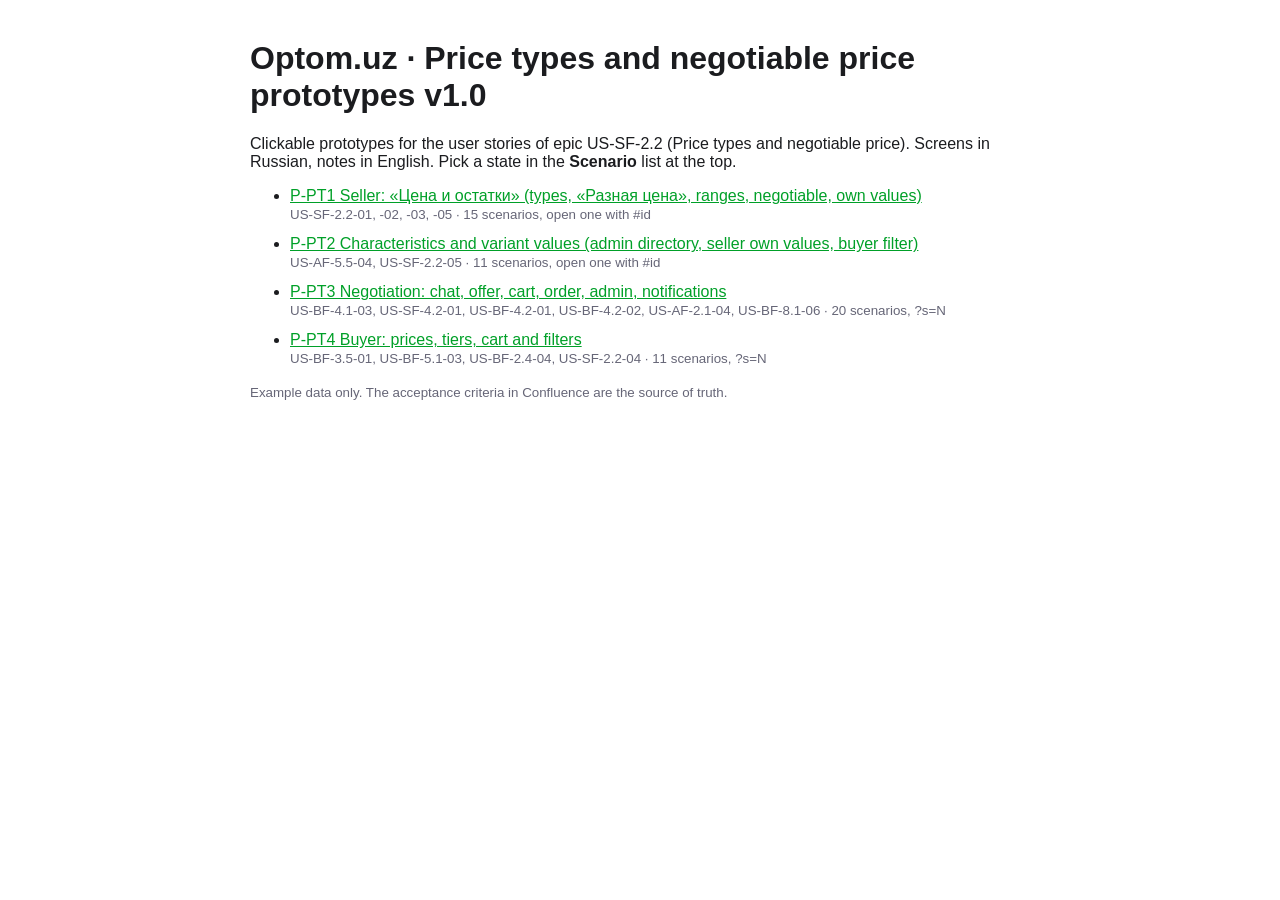
<file: index.html>
<!doctype html><html lang="en"><head><meta charset="utf-8"><meta name="robots" content="noindex,nofollow"><meta name="viewport" content="width=device-width,initial-scale=1"><title>Optom.uz price types prototypes</title>
<style>body{font-family:-apple-system,Segoe UI,Roboto,sans-serif;max-width:780px;margin:40px auto;padding:0 16px;color:#1b1c1f}a{color:#00a028}li{margin:12px 0}small{color:#667}</style></head><body>
<h1>Optom.uz · Price types and negotiable price prototypes v1.0</h1><p>Clickable prototypes for the user stories of epic US-SF-2.2 (Price types and negotiable price). Screens in Russian, notes in English. Pick a state in the <b>Scenario</b> list at the top.</p>
<ul><li><a href="p-pt1-prices.html">P-PT1 Seller: «Цена и остатки» (types, «Разная цена», ranges, negotiable, own values)</a><br><small>US-SF-2.2-01, -02, -03, -05 · 15 scenarios, open one with #id</small></li><li><a href="p-pt2-characteristics.html">P-PT2 Characteristics and variant values (admin directory, seller own values, buyer filter)</a><br><small>US-AF-5.5-04, US-SF-2.2-05 · 11 scenarios, open one with #id</small></li><li><a href="p-pt3-negotiation.html">P-PT3 Negotiation: chat, offer, cart, order, admin, notifications</a><br><small>US-BF-4.1-03, US-SF-4.2-01, US-BF-4.2-01, US-BF-4.2-02, US-AF-2.1-04, US-BF-8.1-06 · 20 scenarios, ?s=N</small></li><li><a href="p-pt4-buyer-prices.html">P-PT4 Buyer: prices, tiers, cart and filters</a><br><small>US-BF-3.5-01, US-BF-5.1-03, US-BF-2.4-04, US-SF-2.2-04 · 11 scenarios, ?s=N</small></li></ul><p><small>Example data only. The acceptance criteria in Confluence are the source of truth.</small></p></body></html>
</file>
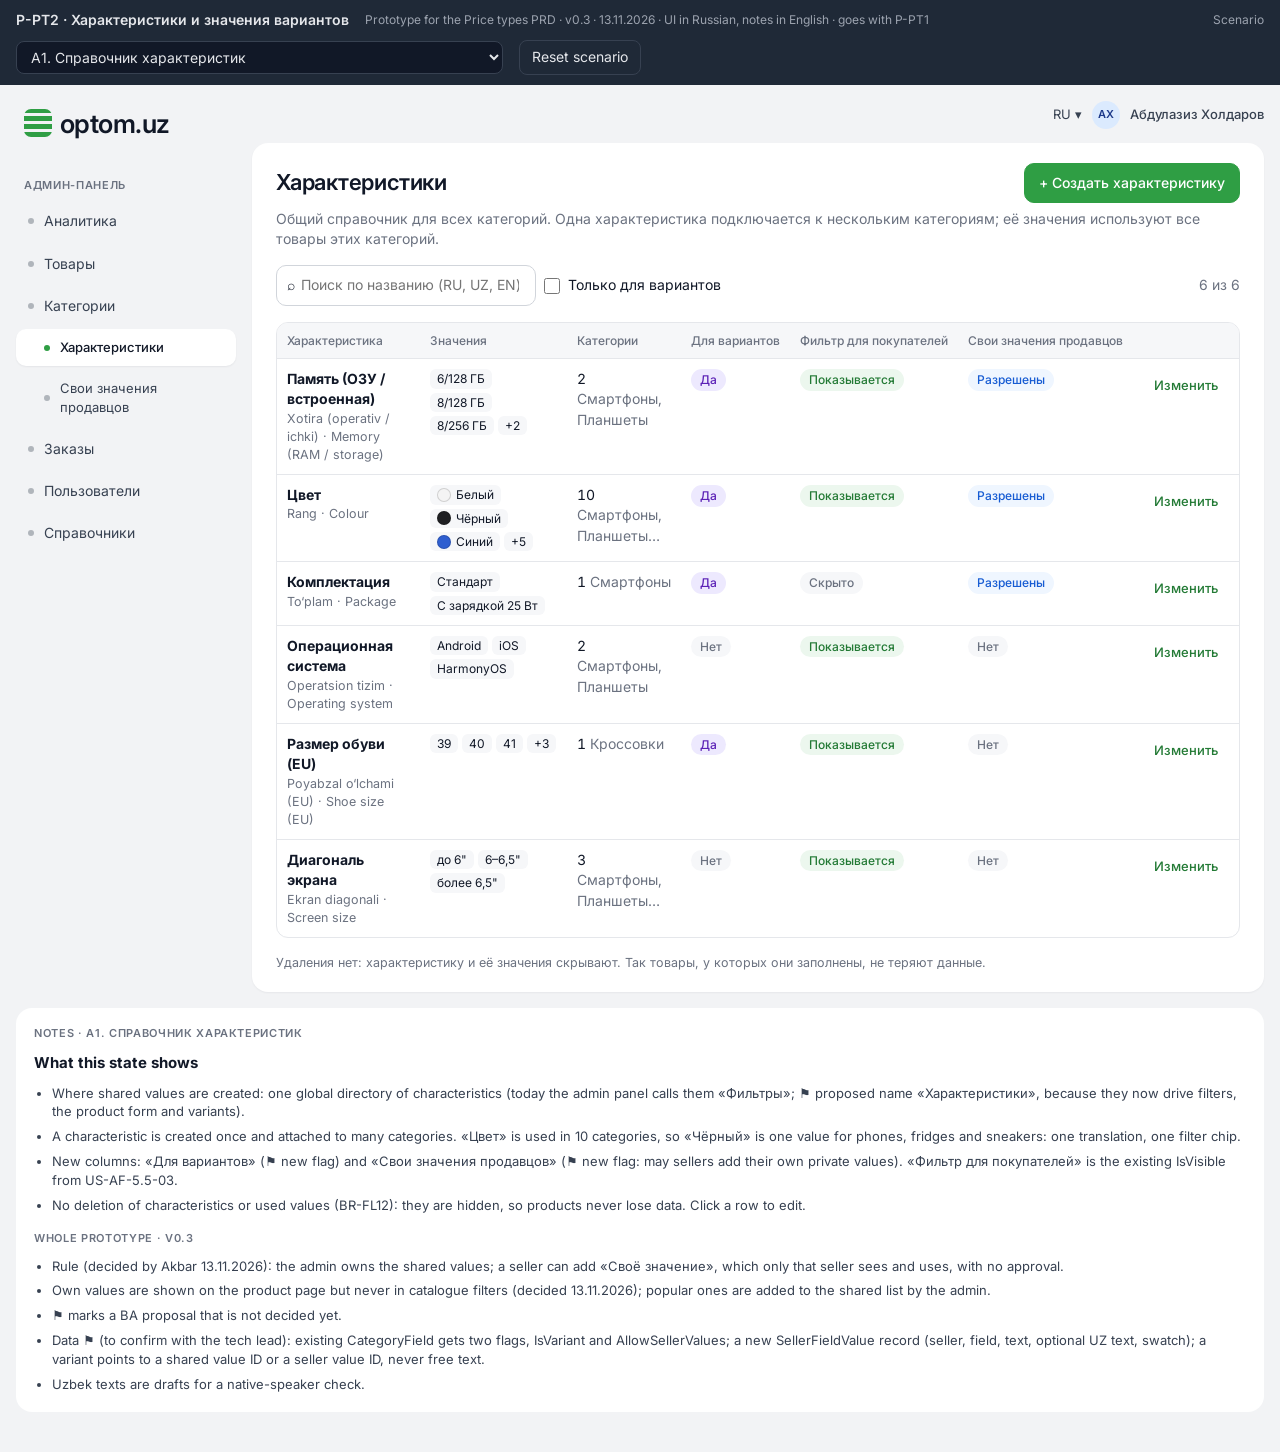
<file: p-pt2-characteristics.html>
<!DOCTYPE html>
<html lang="ru">
<meta charset="utf-8">
<meta name="viewport" content="width=device-width,initial-scale=1">
<title>Optom Characteristics Prototype</title>
<meta name="claude:viewport-fit-sides" content="cover">
<link rel="preconnect" href="https://fonts.googleapis.com">
<link rel="stylesheet" href="https://fonts.googleapis.com/css2?family=Inter:wght@400;500;600;700&display=swap">
<style>
/* Layout: prototype toolbar band on top; below it the seller cabinet (sidebar + "Добавить товар" step 3) and a notes column on wide screens.
   Look: Optom.uz seller cabinet from Figma (light, green accent, Inter). Deliberately single light theme: it mirrors the product's own UI. */
:root{
  --page:#f2f3f5; --card:#ffffff; --ink:#111827; --ink-2:#374151; --muted:#6b7280; --line:#e5e7eb; --line-2:#d1d5db; --soft:#f6f7f9;
  --green:#2f9e44; --green-ink:#237a35; --green-50:#ecf7ee; --green-200:#a9dcb3;
  --red:#d92d20; --red-50:#fef3f2; --amber:#b54708; --amber-50:#fffaeb; --blue:#175cd3; --blue-50:#eff6ff;
  --bar:#1f2937; --bar-ink:#e5e7eb; --bar-muted:#9ca3af;
  --font:"Inter",-apple-system,"Segoe UI",Roboto,Arial,sans-serif;
  color-scheme:light;
}
*{box-sizing:border-box}
body{margin:0;background:var(--page);color:var(--ink);font-family:var(--font);font-size:14px;line-height:1.45}
button,input,select{font:inherit;color:inherit}
:focus-visible{outline:2px solid var(--green);outline-offset:2px}
@media (prefers-reduced-motion:reduce){*{transition:none!important;animation:none!important}}

/* prototype toolbar */
.pbar{background:var(--bar);color:var(--bar-ink);padding-block:10px;padding-left:max(16px,env(safe-area-inset-left,0px));padding-right:max(16px,env(safe-area-inset-right,0px));display:flex;flex-wrap:wrap;gap:10px 16px;align-items:center}
.pbar b{font-weight:600}
.pbar .tag{font-size:12px;color:var(--bar-muted)}
.pbar select{background:#111827;color:var(--bar-ink);border:1px solid #374151;border-radius:8px;padding:6px 10px;max-width:100%}
.pbar button{background:transparent;color:var(--bar-ink);border:1px solid #374151;border-radius:8px;padding:6px 12px;cursor:pointer}
.pbar button:hover{border-color:#6b7280}

/* page grid */
.wrap{display:grid;grid-template-columns:minmax(0,1fr);gap:16px;padding-block:16px 40px;padding-left:max(16px,env(safe-area-inset-left,0px));padding-right:max(16px,env(safe-area-inset-right,0px))}
@media (min-width:1700px){.wrap{grid-template-columns:minmax(0,1fr) 330px;align-items:start}}
.app{display:grid;grid-template-columns:220px minmax(0,1fr);gap:16px;min-width:0}
@media (max-width:900px){.app{grid-template-columns:minmax(0,1fr)}.side{display:none}}

/* sidebar */
.side{background:transparent;display:flex;flex-direction:column;gap:4px;padding-top:4px}
.logo{display:flex;align-items:center;gap:8px;font-size:26px;font-weight:600;letter-spacing:-.02em;margin:0 0 18px 8px}
.logo i{width:28px;height:28px;border-radius:7px;background:repeating-linear-gradient(0deg,var(--green) 0 5px,transparent 5px 8px);display:inline-block}
.side h6{font-size:11px;letter-spacing:.06em;text-transform:uppercase;color:var(--muted);margin:14px 8px 4px;font-weight:600}
.nav{padding:9px 12px;border-radius:10px;color:var(--ink-2);display:flex;gap:10px;align-items:center}
.nav.on{background:var(--card);color:var(--ink);font-weight:500;box-shadow:0 1px 2px rgba(17,24,39,.06)}
.nav span{width:6px;height:6px;border-radius:50%;background:currentColor;opacity:.35}
.nav.on span{background:var(--green);opacity:1}

/* main */
.main{min-width:0;display:flex;flex-direction:column;gap:14px}
.crumbs{display:flex;align-items:center;gap:8px;color:var(--muted)}
.crumbs b{color:var(--ink);font-weight:500}
.panel{background:var(--card);border-radius:16px;box-shadow:0 1px 2px rgba(17,24,39,.05);min-width:0}
.phead{padding:20px 24px;border-bottom:1px solid var(--line)}
.phead h1{font-size:22px;font-weight:600;margin:0 0 2px;letter-spacing:-.01em}
.phead p{margin:0;color:var(--muted)}
.steps{display:grid;grid-template-columns:repeat(5,minmax(0,1fr));gap:10px;padding:20px 24px;border-bottom:1px solid var(--line);overflow-x:auto}
.st{display:flex;flex-direction:column;gap:6px;min-width:110px}
.st .dot{display:flex;align-items:center}
.st .dot i{width:22px;height:22px;border-radius:50%;border:2px solid var(--line-2);background:var(--card);display:grid;place-items:center;font-style:normal;font-size:12px;color:#fff;flex:none}
.st .dot u{flex:1;height:2px;background:var(--line);margin-left:6px}
.st.done .dot i{background:var(--green);border-color:var(--green)}
.st.done .dot u{background:var(--green)}
.st.cur .dot i{border-color:var(--green);box-shadow:0 0 0 3px var(--green-50);background:radial-gradient(var(--green) 0 4px,var(--card) 5px)}
.st b{font-weight:500;font-size:13px}
.st.cur b,.st.cur small{color:var(--green-ink)}
.st small{color:var(--muted);font-size:12px;line-height:1.35}

.body{display:grid;grid-template-columns:200px minmax(0,1fr);gap:24px;padding:24px}
@media (max-width:1250px){.body{grid-template-columns:minmax(0,1fr)}}
.lab h3{margin:0 0 2px;font-size:14px;font-weight:600}
.lab p{margin:0;color:var(--muted)}
.lab .hint{margin-top:14px;padding:10px 12px;border-radius:10px;background:var(--soft);color:var(--ink-2);font-size:12.5px}
.content{min-width:0;display:flex;flex-direction:column;gap:16px}

/* type cards */
.types{display:grid;grid-template-columns:repeat(3,minmax(0,1fr));gap:12px}
@media (max-width:700px){.types{grid-template-columns:minmax(0,1fr)}}
.tcard{border:1px solid var(--line-2);border-radius:12px;padding:12px 14px;text-align:left;background:var(--card);cursor:pointer;display:grid;grid-template-columns:minmax(0,1fr) auto;gap:2px 10px}
.tcard b{font-weight:600}
.tcard small{color:var(--muted);grid-column:1}
.tcard .rad{grid-row:1/3;grid-column:2;align-self:center;width:18px;height:18px;border-radius:50%;border:1.6px solid var(--line-2)}
.tcard.on{background:var(--green-50);border-color:var(--green-200)}
.tcard.on small{color:var(--green-ink)}
.tcard.on .rad{border-color:var(--green);background:radial-gradient(var(--green) 0 4px,#fff 5px)}

.box{border:1px solid var(--line);border-radius:14px;padding:18px;display:flex;flex-direction:column;gap:16px;min-width:0}
.seg{display:inline-flex;background:var(--soft);border-radius:10px;padding:3px;gap:2px;align-self:flex-start;flex-wrap:wrap}
.seg button{border:0;background:transparent;padding:7px 16px;border-radius:8px;cursor:pointer;color:var(--ink-2)}
.seg button.on{background:var(--card);box-shadow:0 1px 2px rgba(17,24,39,.12);color:var(--ink);font-weight:500}
.seg.sm button{padding:5px 12px;font-size:13px}

.grid2{display:grid;grid-template-columns:repeat(2,minmax(0,1fr));gap:14px 16px}
@media (max-width:700px){.grid2{grid-template-columns:minmax(0,1fr)}}
.f{display:flex;flex-direction:column;gap:6px;min-width:0}
.f > label,.flab{font-weight:500;font-size:13.5px}
.f .sub{color:var(--muted);font-size:12px}
.inp{display:flex;border:1px solid var(--line-2);border-radius:10px;background:var(--card);overflow:hidden;min-width:0}
.inp input{border:0;outline:0;padding:10px 12px;min-width:0;width:100%;flex:1;background:transparent;font-variant-numeric:tabular-nums}
.inp:focus-within{border-color:var(--green);box-shadow:0 0 0 3px var(--green-50)}
.inp .suf{padding:0 12px;display:flex;align-items:center;border-left:1px solid var(--line);color:var(--ink-2);background:var(--soft);font-weight:500;white-space:nowrap}
.inp select{border:0;border-left:1px solid var(--line);background:var(--soft);padding:0 10px;font-weight:600;cursor:pointer}
.inp.ro{background:var(--soft)}
.inp.ro input{color:var(--muted)}
.f.bad .inp,.inp.bad{border-color:var(--red);box-shadow:0 0 0 3px var(--red-50)}
.err{color:var(--red);font-size:12px;min-height:0}
.err:empty{display:none}
select.plain{border:1px solid var(--line-2);border-radius:10px;padding:10px 12px;background:var(--card);min-width:0}

.btn{border:1px solid var(--line-2);background:var(--card);border-radius:10px;padding:9px 14px;cursor:pointer;font-weight:500;display:inline-flex;gap:6px;align-items:center;white-space:nowrap}
.btn:hover{border-color:#9ca3af}
.btn.pri{background:var(--green);border-color:var(--green);color:#fff}
.btn.pri:hover{background:var(--green-ink)}
.btn.soft{background:var(--green-50);border-color:transparent;color:var(--green-ink)}
.btn.ghost{border-color:transparent;background:transparent;color:var(--green-ink);padding:6px 8px}
.btn.danger{color:var(--red)}
.btn.sm{padding:6px 10px;font-size:13px;border-radius:8px}
.row{display:flex;flex-wrap:wrap;gap:8px;align-items:center}
.spacer{flex:1}

.note{border-radius:10px;padding:10px 12px;font-size:13px;display:flex;gap:8px}
.note.info{background:var(--blue-50);color:#1e3a8a}
.note.warn{background:var(--amber-50);color:#7a2e0b}
.note.ok{background:var(--green-50);color:var(--green-ink)}
.note.prop{border:1px dashed #c4b5fd;background:#faf7ff;color:#4c1d95}
.flag{display:inline-block;font-size:11px;font-weight:600;padding:1px 6px;border-radius:6px;background:#ede9fe;color:#5b21b6;vertical-align:1px}

/* error banner */
.ebanner{border:1px solid #fecdca;background:var(--red-50);border-radius:12px;padding:12px 14px;display:flex;flex-direction:column;gap:6px}
.ebanner b{color:var(--red)}
.ebanner ul{margin:0;padding-left:18px;display:flex;flex-direction:column;gap:3px}
.ebanner a{color:var(--ink);text-decoration:underline;cursor:pointer}

/* inner stepper for Разная цена */
.istep{display:flex;flex-wrap:wrap;gap:6px;align-items:center}
.istep button{border:0;background:transparent;display:flex;gap:8px;align-items:center;padding:6px 10px 6px 6px;border-radius:999px;cursor:pointer;color:var(--muted)}
.istep button i{width:22px;height:22px;border-radius:50%;display:grid;place-items:center;font-style:normal;font-size:12px;font-weight:600;background:var(--soft);color:var(--muted)}
.istep button.on{background:var(--green-50);color:var(--green-ink);font-weight:500}
.istep button.on i{background:var(--green);color:#fff}
.istep button.done i{background:var(--green-200);color:var(--green-ink)}
.istep button:disabled{cursor:default;opacity:.55}
.istep .sep{width:18px;height:1px;background:var(--line-2)}

/* characteristics */
.char{border:1px solid var(--line);border-radius:12px;padding:14px;display:flex;flex-direction:column;gap:10px}
.char.on{border-color:var(--green-200);background:#fbfefb}
.char head{display:flex;gap:10px;align-items:center;flex-wrap:wrap}
.char head label{display:flex;gap:8px;align-items:center;font-weight:600;cursor:pointer}
.char head small{color:var(--muted)}
.chips{display:flex;flex-wrap:wrap;gap:8px}
.chip{border:1px solid var(--line-2);border-radius:999px;padding:6px 12px;background:var(--card);cursor:pointer;display:inline-flex;gap:7px;align-items:center}
.chip.on{border-color:var(--green);background:var(--green-50);color:var(--green-ink);font-weight:500}
.chip.on::after{content:"✓";font-size:12px}
.sw{width:14px;height:14px;border-radius:50%;border:1px solid rgba(0,0,0,.15);display:inline-block;flex:none}
.combo{display:flex;flex-wrap:wrap;align-items:center;gap:10px;padding:12px 14px;border-radius:12px;background:var(--soft)}
.combo b{font-size:20px;font-variant-numeric:tabular-nums}
input[type=checkbox]{width:16px;height:16px;accent-color:var(--green);cursor:pointer;margin:0}

/* progress */
.prog{display:flex;align-items:center;gap:10px;flex-wrap:wrap}
.prog .bar{width:160px;max-width:100%;height:6px;background:var(--line);border-radius:3px;overflow:hidden}
.prog .bar span{display:block;height:100%;background:var(--green)}
.prog small{color:var(--muted)}

/* variant table */
.tscroll{overflow-x:auto;border:1px solid var(--line);border-radius:12px}
table.vt{border-collapse:separate;border-spacing:0;width:100%;min-width:720px}
table.vt.cmp{min-width:600px}
.vt th{font-size:12px;font-weight:500;color:var(--muted);text-align:left;padding:9px 10px;background:var(--soft);border-bottom:1px solid var(--line);white-space:nowrap}
.vt td{padding:7px 10px;border-bottom:1px solid var(--line);vertical-align:middle}
.vt tr:last-child td{border-bottom:0}
.vt tr.grp td{background:#fafbfa;padding:9px 10px}
.vt tr.grp b{font-weight:600}
.vt tr.off td{background:#fafafa;color:var(--muted)}
.vt tr.off .vname{text-decoration:line-through}
.vt tr.sel td{background:#f3faf4}
.vt .inp input{padding:7px 9px;width:100%}
.vt .inp .suf{padding:0 8px;font-size:12.5px}
.vt .w-price{width:190px}.vt .w-moq{width:120px}
.vname{display:flex;flex-wrap:wrap;gap:6px;align-items:center}
.vtag{display:inline-flex;gap:6px;align-items:center;border-radius:7px;background:var(--soft);padding:3px 8px;font-size:13px;white-space:nowrap}
.num{font-variant-numeric:tabular-nums;white-space:nowrap}
.eq{font-size:11.5px;color:var(--muted);margin-top:2px;font-variant-numeric:tabular-nums}
.tog{position:relative;width:34px;height:20px;border-radius:10px;background:var(--line-2);border:0;cursor:pointer;flex:none}
.tog::after{content:"";position:absolute;top:2px;left:2px;width:16px;height:16px;border-radius:50%;background:#fff;transition:left .15s}
.tog.on{background:var(--green)}
.tog.on::after{left:16px}
.ginp{display:flex;gap:6px;align-items:center;flex-wrap:wrap;color:var(--muted);font-size:12.5px}
.ginp .inp{width:150px}
.ginp .inp input{padding:6px 8px}

.bulk{position:sticky;bottom:10px;z-index:3;background:var(--bar);color:var(--bar-ink);border-radius:12px;padding:10px 12px;display:flex;flex-wrap:wrap;gap:8px;align-items:center;box-shadow:0 8px 24px rgba(17,24,39,.25)}
.bulk .inp{width:150px;border-color:#374151;background:#111827}
.bulk .inp input{color:#fff;padding:7px 9px}
.bulk .inp .suf{background:#1f2937;border-color:#374151;color:var(--bar-ink)}
.bulk .btn{background:#374151;border-color:#374151;color:#fff}
.bulk .btn.pri{background:var(--green);border-color:var(--green)}

/* matrix */
table.mx{border-collapse:separate;border-spacing:0;min-width:640px;width:100%}
.mx th,.mx td{border-bottom:1px solid var(--line);border-right:1px solid var(--line);padding:8px;min-width:150px}
.mx tr > *:last-child{border-right:0}
.mx tr:last-child > *{border-bottom:0}
.mx thead th{background:var(--soft);font-weight:500;text-align:left;vertical-align:top}
.mx tbody th{background:#fafbfa;text-align:left;font-weight:600;white-space:nowrap;vertical-align:top}
.mx .hd{display:flex;gap:6px;align-items:center;margin-bottom:6px}
.mx .mini{display:flex;gap:4px}
.mx .mini .inp{flex:1}
.mx .mini .inp input{padding:5px 7px;font-size:12.5px}
.mx td .cell{display:flex;gap:4px;align-items:center}
.mx td .inp input{padding:7px 8px}
.mx td.off{background:repeating-linear-gradient(135deg,#f6f7f9 0 6px,#eef0f3 6px 12px);color:var(--muted);font-size:12.5px}
.xbtn{border:0;background:transparent;color:var(--muted);cursor:pointer;width:24px;height:24px;border-radius:6px;flex:none}
.xbtn:hover{background:var(--soft);color:var(--red)}
.linkbtn{border:0;background:transparent;color:var(--green-ink);cursor:pointer;padding:0;text-decoration:underline;font-size:12.5px}
.tabs{display:flex;gap:6px;flex-wrap:wrap}

/* review */
.rv{display:grid;grid-template-columns:minmax(0,1fr) 300px;gap:16px;align-items:start}
@media (max-width:760px){.rv{grid-template-columns:minmax(0,1fr)}}
.stats{grid-template-columns:repeat(2,minmax(0,1fr))}
.stats{display:grid;gap:10px}
.stat{border:1px solid var(--line);border-radius:12px;padding:10px 12px}
.stat small{color:var(--muted);display:block}
.stat b{font-size:17px;font-variant-numeric:tabular-nums}
.warns{display:flex;flex-direction:column;gap:6px}

/* buyer preview */
.pv{border:1px solid var(--line);border-radius:14px;padding:14px;display:flex;flex-direction:column;gap:12px;background:var(--card)}
.pv .eyb{font-size:11px;letter-spacing:.06em;text-transform:uppercase;color:var(--muted);font-weight:600}
.pimg{aspect-ratio:4/3;max-width:100%;border-radius:10px;background:linear-gradient(160deg,#eef1f4,#e3e7ec);display:grid;place-items:center}
.pimg i{width:64px;height:118px;border-radius:12px;background:linear-gradient(170deg,#3b4252,#1f2430);box-shadow:inset 0 0 0 3px #575f70}
.pv h4{margin:0;font-size:15px;font-weight:600}
.pprice{font-size:22px;font-weight:700;font-variant-numeric:tabular-nums}
.pprice s{font-size:14px;font-weight:400;color:var(--muted);margin-left:6px}
.popt{display:flex;flex-direction:column;gap:6px}
.popt small{color:var(--muted)}
.popt .chips .chip{padding:5px 10px;font-size:13px}
.chip.dis{opacity:.45;text-decoration:line-through;cursor:not-allowed}
.chip.pick{border-color:var(--ink);font-weight:600}
.tierlist{display:flex;flex-direction:column;border:1px solid var(--line);border-radius:10px;overflow:hidden}
.tierlist div{display:flex;justify-content:space-between;padding:7px 10px;border-bottom:1px solid var(--line);font-variant-numeric:tabular-nums}
.tierlist div:last-child{border-bottom:0}
.tierlist .hit{background:var(--green-50);font-weight:600}

/* tiers */
.tiers{display:flex;flex-direction:column;gap:8px}
.tier{display:grid;grid-template-columns:28px minmax(0,1fr) 18px minmax(0,1fr) minmax(0,1.4fr) 92px 32px;gap:8px;align-items:start}
@media (max-width:760px){.tier{grid-template-columns:28px minmax(0,1fr) minmax(0,1fr);}.tier .dash,.tier .sv{display:none}.tier .tp{grid-column:2/4}.tier .td{grid-column:3}}
.tier .no{width:28px;height:38px;display:grid;place-items:center;color:var(--muted);font-weight:600}
.tier .dash{height:38px;display:grid;place-items:center;color:var(--muted)}
.tier .sv{height:38px;display:flex;align-items:center}
.save{font-size:12px;font-weight:600;color:var(--green-ink);background:var(--green-50);border-radius:6px;padding:2px 7px}
.tierhead{display:grid;grid-template-columns:28px minmax(0,1fr) 18px minmax(0,1fr) minmax(0,1.4fr) 92px 32px;gap:8px;color:var(--muted);font-size:12px}
@media (max-width:760px){.tierhead{display:none}}
.ladder{display:flex;height:34px;border-radius:8px;overflow:hidden;border:1px solid var(--line)}
.ladder div{display:flex;align-items:center;justify-content:center;font-size:12px;font-variant-numeric:tabular-nums;border-right:1px solid #fff;white-space:nowrap;overflow:hidden;padding:0 4px}
.calc{display:flex;flex-wrap:wrap;gap:10px;align-items:center;padding:12px 14px;border-radius:12px;background:var(--soft)}
.calc .inp{width:110px}

.foot{display:flex;flex-wrap:wrap;gap:10px;align-items:center;padding:16px 24px;border-top:1px solid var(--line)}

/* modal + toast */
.scrim{position:fixed;inset:0;background:rgba(17,24,39,.45);display:grid;place-items:center;z-index:20;padding:16px}
.modal{background:var(--card);border-radius:16px;max-width:460px;width:100%;padding:20px;display:flex;flex-direction:column;gap:12px}
.modal h3{margin:0;font-size:17px}
.modal ul{margin:0;padding-left:18px;color:var(--ink-2);display:flex;flex-direction:column;gap:4px}
.toast{position:fixed;left:50%;transform:translateX(-50%);bottom:calc(20px + env(safe-area-inset-bottom,0px));background:var(--bar);color:#fff;padding:10px 16px;border-radius:10px;z-index:30;max-width:calc(100% - 32px)}

/* notes */
.notes{background:var(--card);border-radius:16px;padding:18px;display:flex;flex-direction:column;gap:10px;min-width:0}
@media (min-width:1700px){.notes{position:sticky;top:16px;max-height:calc(100vh - 32px);overflow:auto}}
.notes h2{margin:0;font-size:15px}
.notes .eyb{font-size:11px;letter-spacing:.06em;text-transform:uppercase;color:var(--muted);font-weight:600}
.notes ul{margin:0;padding-left:18px;display:flex;flex-direction:column;gap:6px;color:var(--ink-2);font-size:13px}
.notes p{margin:0;font-size:13px;color:var(--ink-2)}
</style>

<style>
/* P-PT2 additions: admin panel tables, value editor, sellers' own values report, own-value chips, buyer filter view. Same tokens as P-PT1. */
.side .badge{margin-left:auto;background:var(--red);color:#fff;border-radius:999px;font-size:11px;font-weight:600;padding:1px 7px;line-height:1.5}
.side .sub{padding-left:28px;font-size:13px}
.atop{display:flex;justify-content:flex-end;gap:10px;align-items:center;color:var(--ink-2);font-size:13px}
.atop .ava{width:28px;height:28px;border-radius:50%;background:#dbeafe;color:#1e3a8a;display:grid;place-items:center;font-size:11px;font-weight:600}
.apanel{background:var(--card);border-radius:16px;box-shadow:0 1px 2px rgba(17,24,39,.05);padding:20px 24px;display:flex;flex-direction:column;gap:16px;min-width:0}
.apanel h1{font-size:22px;font-weight:600;margin:0;letter-spacing:-.01em;display:flex;flex-wrap:wrap;gap:10px;align-items:center}
.apanel h2{font-size:16px;font-weight:600;margin:0}
.apanel .lead{margin:-10px 0 0;color:var(--muted)}
table.t{border-collapse:separate;border-spacing:0;width:100%;min-width:760px}
.t th{font-size:12px;font-weight:500;color:var(--muted);text-align:left;padding:9px 10px;background:var(--soft);border-bottom:1px solid var(--line);white-space:nowrap}
.t td{padding:10px;border-bottom:1px solid var(--line);vertical-align:top}
.t tr:last-child td{border-bottom:0}
.t tr.click{cursor:pointer}.t tr.click:hover td{background:#fafbfa}
.t tr.hid td{background:#fafafa;color:var(--muted)}
.t .muted,.muted{color:var(--muted)}
.pill{display:inline-flex;align-items:center;gap:4px;font-size:12px;font-weight:500;border-radius:999px;padding:2px 9px;white-space:nowrap}
.pill.g{background:var(--green-50);color:var(--green-ink)}
.pill.n{background:var(--soft);color:var(--muted)}
.pill.v{background:#ede9fe;color:#5b21b6}
.pill.a{background:var(--amber-50);color:var(--amber)}
.pill.r{background:var(--red-50);color:var(--red)}
.pill.b{background:var(--blue-50);color:var(--blue)}
.mchips{display:flex;flex-wrap:wrap;gap:4px}
.mchip{font-size:12px;background:var(--soft);border-radius:6px;padding:1px 7px;display:inline-flex;gap:5px;align-items:center;white-space:nowrap}
.search{display:flex;align-items:center;border:1px solid var(--line-2);border-radius:10px;padding:0 10px;background:var(--card);min-width:220px}
.search input{border:0;outline:0;padding:9px 6px;background:transparent;min-width:0;flex:1}
.search:focus-within{border-color:var(--green);box-shadow:0 0 0 3px var(--green-50)}
.chk{display:inline-flex;gap:8px;align-items:center;cursor:pointer}
.sect{border:1px solid var(--line);border-radius:14px;padding:16px 18px;display:flex;flex-direction:column;gap:14px;min-width:0}
.sect > header{display:flex;flex-wrap:wrap;gap:8px;align-items:baseline}
.sect > header h2{margin-right:6px}
.sect > header small{color:var(--muted)}
.grid3{display:grid;grid-template-columns:repeat(3,minmax(0,1fr));gap:12px}
@media (max-width:820px){.grid3{grid-template-columns:minmax(0,1fr)}}
.trow{display:flex;gap:14px;align-items:flex-start;justify-content:space-between;border:1px solid var(--line);border-radius:12px;padding:12px 14px}
.trow b{font-weight:600}
.trow .sub{display:block;color:var(--muted);font-size:12.5px;margin-top:2px}
.trow.lock{background:var(--soft)}
table.vv{border-collapse:separate;border-spacing:0;width:100%;min-width:820px}
.vv th{font-size:12px;font-weight:500;color:var(--muted);text-align:left;padding:8px;background:var(--soft);border-bottom:1px solid var(--line);white-space:nowrap}
.vv td{padding:6px 8px;border-bottom:1px solid var(--line);vertical-align:top}
.vv tr:last-child td{border-bottom:0}
.vv tr.hid td{background:#fafafa}
.vv tr.hid .inp{opacity:.6}
.vv .inp input{padding:7px 9px}
.vv .ord{display:flex;gap:2px}
.vv .ord button{border:1px solid var(--line);background:var(--card);border-radius:6px;width:24px;height:24px;cursor:pointer;color:var(--ink-2);padding:0}
.vv .ord button:disabled{opacity:.35;cursor:default}
.vv .use{font-size:12px;color:var(--muted);white-space:nowrap;padding-top:8px;display:block}
.vv .rn{font-size:11.5px;color:var(--amber);margin-top:3px;display:block}
.vv .err{display:block;margin-top:3px}
input[type=color]{width:34px;height:34px;border:1px solid var(--line-2);border-radius:8px;padding:2px;background:var(--card);cursor:pointer}
textarea{font:inherit;color:inherit;border:1px solid var(--line-2);border-radius:10px;padding:10px 12px;width:100%;min-height:96px;resize:vertical}
textarea:focus{outline:0;border-color:var(--green);box-shadow:0 0 0 3px var(--green-50)}
.f.bad textarea{border-color:var(--red);box-shadow:0 0 0 3px var(--red-50)}
.catgrid{display:grid;grid-template-columns:repeat(auto-fill,minmax(170px,1fr));gap:6px 12px;max-height:220px;overflow:auto;padding:4px 2px}
.tabs2{display:flex;gap:4px;border-bottom:1px solid var(--line)}
.tabs2 button{border:0;background:transparent;padding:9px 12px;cursor:pointer;color:var(--muted);border-bottom:2px solid transparent;margin-bottom:-1px;font-weight:500}
.tabs2 button.on{color:var(--ink);border-bottom-color:var(--green)}
.req{display:flex;flex-direction:column;gap:6px}
.req .val{font-size:15px;font-weight:600}
.match{font-size:12.5px;border-radius:8px;padding:6px 9px;display:flex;flex-wrap:wrap;gap:6px;align-items:center}
.match.ex{background:var(--red-50);color:#7a271a}
.match.sim{background:var(--amber-50);color:#7a2e0b}
.match.none{background:var(--soft);color:var(--muted)}
.chip.pend{border-style:dashed;border-color:#f79009;background:var(--amber-50);color:#7a2e0b}
.chip.pend.on{border-style:dashed;border-color:#f79009;background:#fef0c7;color:#7a2e0b}
.chip.pend small,.chip.rej small{font-size:11px;opacity:.85}
.chip.rej{border-color:#fecdca;background:var(--red-50);color:var(--red);cursor:default}
.chip.rej span.t{text-decoration:line-through}
.chip.add{border-style:dashed;color:var(--green-ink)}
.chip.new{box-shadow:0 0 0 3px var(--green-50)}
.proto{border:1px dashed #9ca3af;background:#f9fafb;color:var(--ink-2);border-radius:10px;padding:8px 12px;font-size:12.5px;display:flex;flex-wrap:wrap;gap:8px;align-items:center}
.proto b{font-weight:600}
.modal.wide{max-width:620px}
.modal .f{gap:5px}
.qr{display:flex;flex-wrap:wrap;gap:6px}
.qr button{border:1px solid var(--line-2);background:var(--card);border-radius:999px;padding:4px 10px;font-size:12.5px;cursor:pointer}
.qr button:hover{border-color:var(--green)}
.radl{display:flex;flex-direction:column;gap:6px;max-height:260px;overflow:auto}
.radl label{display:flex;gap:10px;align-items:center;border:1px solid var(--line);border-radius:10px;padding:8px 10px;cursor:pointer}
.radl label.on{border-color:var(--green-200);background:var(--green-50)}
.radl small{color:var(--muted);margin-left:auto;white-space:nowrap}
.decl{display:flex;flex-direction:column;gap:8px}
.cnt{font-variant-numeric:tabular-nums}
.char .chead{display:flex;gap:10px;align-items:center;flex-wrap:wrap}
.char .chead label{display:flex;gap:8px;align-items:center;font-weight:600;cursor:pointer}
.char .chead small{color:var(--muted)}
.apanel h1 .btn{font-size:14px;letter-spacing:0}
@media (max-width:900px){.side{display:none}.side.keep{display:flex}}
.chip.own{border-style:dashed}
.chip.own small{font-size:11px;color:var(--muted)}
.chip.own.on small{color:var(--green-ink)}
</style>

<div class="pbar">
  <b>P-PT2 · Характеристики и значения вариантов</b>
  <span class="tag">Prototype for the Price types PRD · v0.3 · 13.11.2026 · UI in Russian, notes in English · goes with P-PT1</span>
  <span class="spacer"></span>
  <label for="scn" class="tag">Scenario</label>
  <select id="scn" aria-label="Scenario"></select>
  <button type="button" id="reset">Reset scenario</button>
</div>

<div class="wrap">
  <div class="app" id="app"></div>
  <aside class="notes" id="notes" aria-label="Prototype notes"></aside>
</div>
<div id="layer"></div>

<script>
(function(){
"use strict";
/* ---------- reference data ---------- */
var CATS=["Смартфоны","Планшеты","Ноутбуки","Умные часы","Наушники","Телевизоры","Холодильники","Стиральные машины","Кроссовки","Футболки","Плитка","Обои"];
var SELLER_CAT="Смартфоны", ME="TechMarket";
var MAXLEN=40, CAP=50;
function V(id,ru,uz,en,used,c){return {id:id,ru:ru,uz:uz,en:en,used:used||0,c:c||null,hidden:false};}
function baseData(){return {
  fields:[
    {id:"mem",ru:"Память (ОЗУ / встроенная)",uz:"Xotira (operativ / ichki)",en:"Memory (RAM / storage)",variant:true,filter:true,custom:true,varUse:318,
     cats:["Смартфоны","Планшеты"],values:[V("m1","6/128 ГБ","6/128 GB","6/128 GB",318),V("m2","8/128 ГБ","8/128 GB","8/128 GB",402),V("m3","8/256 ГБ","8/256 GB","8/256 GB",377),V("m4","12/256 ГБ","12/256 GB","12/256 GB",190),V("m5","12/512 ГБ","12/512 GB","12/512 GB",96)]},
    {id:"color",ru:"Цвет",uz:"Rang",en:"Colour",variant:true,filter:true,custom:true,varUse:1204,
     cats:["Смартфоны","Планшеты","Ноутбуки","Умные часы","Наушники","Холодильники","Стиральные машины","Кроссовки","Футболки","Обои"],
     values:[V("c1","Белый","Oq","White",1240,"#f4f4f4"),V("c2","Чёрный","Qora","Black",1610,"#1f2023"),V("c7","Синий","Ko‘k","Blue",377,"#2f5fd0"),V("c3","Голубой","Havorang","Light blue",288,"#9cc4ea"),V("c8","Зелёный","Yashil","Green",215,"#3f9c55"),V("c4","Лаванда","Lavanda","Lavender",64,"#c9b8e8"),V("c5","Хаки","Xaki","Khaki",41,"#7a7a52"),V("c6","Красный","Qizil","Red",503,"#d63a3a")]},
    {id:"kit",ru:"Комплектация",uz:"To‘plam",en:"Package",variant:true,filter:false,custom:true,varUse:16,
     cats:["Смартфоны"],values:[V("k1","Стандарт","Standart","Standard",12),V("k2","С зарядкой 25 Вт","25 Vt quvvatlagich bilan","With 25 W charger",4)]},
    {id:"os",ru:"Операционная система",uz:"Operatsion tizim",en:"Operating system",variant:false,filter:true,custom:false,varUse:0,
     cats:["Смартфоны","Планшеты"],values:[V("o1","Android","Android","Android",820),V("o2","iOS","iOS","iOS",140),V("o3","HarmonyOS","HarmonyOS","HarmonyOS",12)]},
    {id:"size",ru:"Размер обуви (EU)",uz:"Poyabzal o‘lchami (EU)",en:"Shoe size (EU)",variant:true,filter:true,custom:false,varUse:233,
     cats:["Кроссовки"],values:["39","40","41","42","43","44"].map(function(s,i){return V("s"+i,s,s,s,40+i*7);})},
    {id:"diag",ru:"Диагональ экрана",uz:"Ekran diagonali",en:"Screen size",variant:false,filter:true,custom:false,varUse:0,
     cats:["Смартфоны","Планшеты","Телевизоры"],values:[V("d1","до 6\"","6\" gacha","up to 6\"",210),V("d2","6–6,5\"","6–6,5\"","6–6.5\"",530),V("d3","более 6,5\"","6,5\" dan ortiq","over 6.5\"",310)]}
  ],
  catOrder:["mem","color","os","diag","kit"],
  /* this seller's own values (visible only to TechMarket) */
  own:[
    {id:"u1",field:"color",ru:"Титановый синий",uz:"",c:"#3c4a6b",link:"c7",used:3},
    {id:"u2",field:"color",ru:"Песочный",uz:"",c:"#d8c3a0",link:null,used:1},
    {id:"u3",field:"kit",ru:"С чехлом и стеклом",uz:"G‘ilof va himoya oynasi bilan",c:null,link:null,used:2}
  ],
  /* other sellers' own values, aggregated for the admin report */
  others:[
    {field:"color",ru:"Титановый синий",sellers:13,products:58,link:"c7"},
    {field:"color",ru:"Мятный",sellers:6,products:19,link:"c8"},
    {field:"mem",ru:"16/1 ТБ",sellers:4,products:9,link:null},
    {field:"kit",ru:"С чехлом и стеклом",sellers:2,products:5,link:null},
    {field:"color",ru:"Графитовый",sellers:3,products:7,link:"c2"},
    {field:"mem",ru:"8/128 GB eSIM",sellers:1,products:1,link:null}
  ],
  nextId:1
};}
function baseUI(){return {
  surface:"admin", view:"list", form:null, showErr:false, modal:null, toast:null, q:"", onlyVar:false,
  seller:{sel:{mem:[],color:[],kit:[]},open:{},justAdded:null},
  buyer:{color:["c7"]}
};}
var D,U;

/* ---------- helpers ---------- */
function esc(s){return String(s==null?"":s).replace(/[&<>"]/g,function(c){return {"&":"&amp;","<":"&lt;",">":"&gt;","\"":"&quot;"}[c];});}
function fmt(n){return String(n).replace(/\B(?=(\d{3})+(?!\d))/g," ");}
function plural(n,a,b,c){var m10=n%10,m100=n%100;if(m10===1&&m100!==11)return a;if(m10>=2&&m10<=4&&(m100<10||m100>=20))return b;return c;}
function fld(id){return D.fields.filter(function(f){return f.id===id;})[0];}
function val(f,id){return f.values.filter(function(v){return v.id===id;})[0];}
function norm(s){return String(s||"").toLowerCase().replace(/ё/g,"е").replace(/gb/g,"гб").replace(/tb/g,"тб").replace(/[\s\-_.,()\/]+/g,"");}
function matchIn(list,text,skipIdx){ /* list of {ru} ; returns {kind:"ex"|"sim", item} */
  var n=norm(text);if(!n)return null;var sim=null;
  for(var i=0;i<list.length;i++){if(i===skipIdx)continue;var m=norm(list[i].ru);if(!m)continue;if(m===n)return {kind:"ex",item:list[i]};
    if(!sim&&m.length>=4&&n.length>=4&&(m.indexOf(n)>-1||n.indexOf(m)>-1))sim={kind:"sim",item:list[i]};}
  return sim;
}
function sw(c){return c?'<i class="sw" style="background:'+esc(c)+'"></i>':"";}

/* ---------- shells ---------- */
function adminShell(active,content){
  function nav(k,t,extra){return '<div class="nav'+(active===k?" on":"")+(extra||"")+'"'+(k?' data-nav="'+k+'" style="cursor:pointer"':"")+'><span></span>'+t+'</div>';}
  return '<nav class="side" aria-label="Admin panel"><div class="logo"><i></i>optom.uz</div>'+
    '<h6>Админ-панель</h6>'+nav("","Аналитика")+nav("","Товары")+nav("cat","Категории")+
    '<div class="nav sub'+(active==="list"||active==="form"?" on":"")+'" data-nav="list" style="cursor:pointer"><span></span>Характеристики</div>'+
    '<div class="nav sub'+(active==="custom"?" on":"")+'" data-nav="custom" style="cursor:pointer"><span></span>Свои значения продавцов</div>'+
    nav("","Заказы")+nav("","Пользователи")+nav("","Справочники")+'</nav>'+
    '<main class="main"><div class="atop"><span>RU ▾</span><span class="ava">АХ</span><b style="font-weight:500">Абдулазиз Холдаров</b></div>'+content+'</main>';
}
function sellerShell(content){
  return '<nav class="side" aria-label="Seller cabinet"><div class="logo"><i></i>optom</div><h6>Основное</h6><div class="nav"><span></span>Аналитика</div><div class="nav on"><span></span>Товары</div><div class="nav"><span></span>Заказы</div><div class="nav"><span></span>Чаты</div><h6>Организация</h6><div class="nav"><span></span>Сотрудники</div><div class="nav"><span></span>Филиалы</div><h6>Система</h6><div class="nav"><span></span>Уведомления</div><div class="nav"><span></span>Настройки</div></nav>'+
  '<main class="main"><div class="crumbs"><b>Товары</b> / <span>Добавить товар</span></div><section class="panel">'+
  '<div class="phead"><h1>Добавить товар</h1><p>Samsung Galaxy A55 5G · категория «'+SELLER_CAT+'» · магазин TechMarket</p></div>'+
  '<div class="steps"><div class="st done"><div class="dot"><i>✓</i><u></u></div><b>Основная информация</b><small>Добавьте основные сведения о товаре</small></div><div class="st done"><div class="dot"><i>✓</i><u></u></div><b>Характеристики и медиа</b><small>Укажите характеристики и загрузите фотографии</small></div><div class="st cur"><div class="dot"><i></i><u></u></div><b>Цена и остатки</b><small>Настройте стоимость и наличие</small></div><div class="st"><div class="dot"><i></i><u></u></div><b>Доставка</b><small>Выберите место хранения товара</small></div><div class="st"><div class="dot"><i></i></div><b>Проверка</b><small>Проверьте информацию перед публикацией</small></div></div>'+
  '<div class="body"><div class="lab"><h3>Цена и остатки</h3><p>Настройте стоимость и минимальный заказ</p><div class="hint">Значения — из справочника платформы. Если нужного нет, добавьте своё: его увидите только вы.</div></div><div class="content">'+content+'</div></div>'+
  '<div class="foot"><button type="button" class="btn soft">← Назад</button><span class="spacer"></span><button type="button" class="btn">Отменить создание</button><button type="button" class="btn pri" data-act="sContinue">Продолжить →</button></div></section></main>';
}

/* ---------- admin: list ---------- */
function aList(){
  var q=norm(U.q),rows=D.fields.filter(function(f){return (!U.onlyVar||f.variant)&&(!q||norm(f.ru+f.uz+f.en).indexOf(q)>-1);});
  var h='<div class="apanel"><h1>Характеристики <span class="spacer"></span><button type="button" class="btn pri" data-act="aNew">+ Создать характеристику</button></h1>'+
  '<p class="lead">Общий справочник для всех категорий. Одна характеристика подключается к нескольким категориям; её значения используют все товары этих категорий.</p>'+
  '<div class="row"><label class="search">⌕<input data-k="q" value="'+esc(U.q)+'" placeholder="Поиск по названию (RU, UZ, EN)"></label><label class="chk"><input type="checkbox" data-act="onlyVar"'+(U.onlyVar?" checked":"")+'> Только для вариантов</label><span class="spacer"></span><span class="muted">'+rows.length+' из '+D.fields.length+'</span></div>'+
  '<div class="tscroll"><table class="t"><thead><tr><th>Характеристика</th><th>Значения</th><th>Категории</th><th>Для вариантов</th><th>Фильтр для покупателей</th><th>Свои значения продавцов</th><th></th></tr></thead><tbody>';
  if(!rows.length)h+='<tr><td colspan="7" class="muted" style="padding:18px">Ничего не найдено. Измените запрос или <button class="linkbtn" data-act="aNew">создайте характеристику</button>.</td></tr>';
  rows.forEach(function(f){
    var vis=f.values.filter(function(v){return !v.hidden;});
    h+='<tr class="click" data-act="aEdit" data-v="'+f.id+'"><td><b>'+esc(f.ru)+'</b><div class="muted" style="font-size:12.5px">'+esc(f.uz)+' · '+esc(f.en)+'</div></td>'+
      '<td><div class="mchips">'+vis.slice(0,3).map(function(v){return '<span class="mchip">'+sw(v.c)+esc(v.ru)+'</span>';}).join("")+(vis.length>3?'<span class="mchip">+'+(vis.length-3)+'</span>':"")+'</div></td>'+
      '<td class="cnt" title="'+esc(f.cats.join(", "))+'">'+f.cats.length+' <span class="muted">'+esc(f.cats.slice(0,2).join(", "))+(f.cats.length>2?"…":"")+'</span></td>'+
      '<td>'+(f.variant?'<span class="pill v">Да</span>':'<span class="pill n">Нет</span>')+'</td>'+
      '<td>'+(f.filter?'<span class="pill g">Показывается</span>':'<span class="pill n">Скрыто</span>')+'</td>'+
      '<td>'+(f.custom?'<span class="pill b">Разрешены</span>':'<span class="pill n">Нет</span>')+'</td>'+
      '<td><button type="button" class="btn ghost sm" data-act="aEdit" data-v="'+f.id+'">Изменить</button></td></tr>';
  });
  h+='</tbody></table></div><p class="muted" style="margin:0;font-size:12.5px">Удаления нет: характеристику и её значения скрывают. Так товары, у которых они заполнены, не теряют данные.</p></div>';
  return adminShell("list",h);
}

/* ---------- admin: form ---------- */
function newForm(cats){return {mode:"new",fid:null,ru:"",uz:"",en:"",variant:true,filter:true,custom:true,varUse:0,cats:cats||[],values:[],bulk:"",bulkOpen:false,catQ:"",isColor:false};}
function editForm(f){return {mode:"edit",fid:f.id,ru:f.ru,uz:f.uz,en:f.en,variant:f.variant,filter:f.filter,custom:f.custom,varUse:f.varUse,cats:f.cats.slice(),
  values:f.values.map(function(v){return {id:v.id,ru:v.ru,uz:v.uz,en:v.en,c:v.c,used:v.used,hidden:v.hidden,orig:v.ru};}),bulk:"",bulkOpen:false,catQ:"",isColor:f.id==="color"};}
function formErrors(){
  var F=U.form,E=[];function add(k,msg,label){E.push({k:k,msg:msg,label:label||msg});}
  if(!F.ru.trim())add("f.ru","Укажите название на русском");
  if(!F.uz.trim())add("f.uz","Укажите название на узбекском");
  var other=D.fields.filter(function(f){return f.id!==F.fid;});
  var dupF=F.ru.trim()&&matchIn(other,F.ru);if(dupF&&dupF.kind==="ex")add("f.ru","Характеристика с таким названием уже есть: «"+dupF.item.ru+"»");
  if(F.ru.length>MAXLEN)add("f.ru","Не больше "+MAXLEN+" символов");
  if(!F.values.length)add("f.values","Добавьте хотя бы одно значение");
  F.values.forEach(function(v,i){
    var lab="Значение "+(i+1)+(v.ru?" «"+v.ru+"»":"");
    if(!v.ru.trim())add("v:"+i+":ru","Укажите значение на русском",lab+": нет названия на русском");
    else if(v.ru.length>MAXLEN)add("v:"+i+":ru","Не больше "+MAXLEN+" символов",lab+": длиннее "+MAXLEN+" символов");
    else{var m=matchIn(F.values,v.ru,i);if(m&&m.kind==="ex"&&F.values.indexOf(m.item)<i)add("v:"+i+":ru","Повторяет значение «"+m.item.ru+"»",lab+": повторяет «"+m.item.ru+"»");}
    if(!v.uz.trim())add("v:"+i+":uz","Укажите на узбекском",lab+": нет перевода на узбекский");
  });
  return E;
}
function errMap(){var m={};if(!U.showErr||!U.form)return m;formErrors().forEach(function(e){if(!m[e.k])m[e.k]=e.msg;});return m;}
function inpF(k,value,ph,extra){var E=errMap();return '<div class="inp'+(E[k]?" bad":"")+'" data-wrap="'+k+'"><input id="in-'+k+'" data-k="'+k+'" value="'+esc(value)+'" placeholder="'+esc(ph||"")+'"'+(extra||"")+'></div><span class="err" data-err="'+k+'">'+(E[k]||"")+'</span>';}
function toggleRow(k,on,title,sub,lock){return '<div class="trow'+(lock?" lock":"")+'"><span><b>'+title+'</b><span class="sub">'+sub+'</span></span><button type="button" class="tog'+(on?" on":"")+'" role="switch" aria-checked="'+on+'" aria-label="'+esc(title)+'" data-act="ftog" data-v="'+k+'"></button></div>';}
function aForm(){
  var F=U.form,E=errMap(),errs=U.showErr?formErrors():[];
  var title=F.mode==="new"?"Новая характеристика":"Характеристика «"+esc(fld(F.fid).ru)+"»";
  var h='<div class="crumbs"><b data-nav="list" style="cursor:pointer">Характеристики</b> / <span>'+(F.mode==="new"?"Новая":"Изменение")+'</span></div><div class="apanel"><h1>'+title+'</h1>';
  if(errs.length)h+='<div class="ebanner" id="ebanner" role="alert"><b>Исправьте, чтобы сохранить ('+errs.length+')</b><ul>'+errs.slice(0,8).map(function(e){return '<li><a data-go="'+e.k+'">'+esc(e.label)+'</a></li>';}).join("")+(errs.length>8?'<li>… и ещё '+(errs.length-8)+'</li>':"")+'</ul></div>';
  /* names */
  h+='<section class="sect"><header><h2>Название</h2><small>Так характеристику увидят продавцы в форме товара и покупатели в фильтрах и на странице товара</small></header><div class="grid3">'+
    '<div class="f'+(E["f.ru"]?" bad":"")+'" data-f="f.ru"><label for="in-f.ru">Русский *</label>'+inpF("f.ru",F.ru,"Например, Цвет")+'</div>'+
    '<div class="f'+(E["f.uz"]?" bad":"")+'" data-f="f.uz"><label for="in-f.uz">O‘zbekcha *</label>'+inpF("f.uz",F.uz,"Masalan, Rang")+'</div>'+
    '<div class="f"><label for="in-f.en">English <span class="flag">⚑</span></label>'+inpF("f.en",F.en,"e.g. Colour")+'<span class="sub">Необязательно</span></div></div></section>';
  /* values */
  var hiddenN=F.values.filter(function(v){return v.hidden;}).length;
  h+='<section class="sect" data-f="f.values"><header><h2>Значения</h2><small>'+F.values.length+' '+plural(F.values.length,"значение","значения","значений")+(hiddenN?' · скрыто '+hiddenN:"")+' · порядок здесь = порядок в форме товара и в фильтре</small></header>'+
    '<span class="err" data-err="f.values">'+(E["f.values"]||"")+'</span>';
  if(F.values.length){
    h+='<div class="tscroll"><table class="vv"><thead><tr><th style="width:62px">Порядок</th>'+(F.isColor?'<th style="width:48px">Цвет</th>':"")+'<th>Русский *</th><th>O‘zbekcha *</th><th>English</th><th style="width:110px">В товарах</th><th style="width:130px"></th></tr></thead><tbody>';
    F.values.forEach(function(v,i){
      var renamed=v.used&&v.orig&&v.ru!==v.orig;
      h+='<tr class="'+(v.hidden?"hid":"")+'"><td><div class="ord"><button type="button" data-act="vUp" data-v="'+i+'" aria-label="Выше"'+(i===0?" disabled":"")+'>↑</button><button type="button" data-act="vDown" data-v="'+i+'" aria-label="Ниже"'+(i===F.values.length-1?" disabled":"")+'>↓</button></div></td>'+
      (F.isColor?'<td><input type="color" data-k="v:'+i+':c" value="'+esc(v.c||"#cccccc")+'" aria-label="Цвет образца"></td>':"")+
      '<td data-f="v:'+i+':ru">'+inpF("v:"+i+":ru",v.ru,"Значение")+(renamed?'<span class="rn">Название изменится в '+fmt(v.used)+' '+plural(v.used,"товаре","товарах","товарах")+'</span>':"")+'</td>'+
      '<td data-f="v:'+i+':uz">'+inpF("v:"+i+":uz",v.uz,"Qiymat")+'</td>'+
      '<td>'+inpF("v:"+i+":en",v.en,"Value")+'</td>'+
      '<td><span class="use">'+(v.used?fmt(v.used)+' '+plural(v.used,"товар","товара","товаров"):"не используется")+'</span></td>'+
      '<td>'+(v.used?'<button type="button" class="btn ghost sm" data-act="vHide" data-v="'+i+'">'+(v.hidden?"Показать":"Скрыть")+'</button>':'<button type="button" class="btn ghost sm danger" data-act="vDel" data-v="'+i+'">Удалить</button>')+(v.hidden?'<span class="pill n">Скрыто</span>':"")+'</td></tr>';
    });
    h+='</tbody></table></div>';
  }
  h+='<div class="row"><button type="button" class="btn soft sm" data-act="vAdd">+ Добавить значение</button><button type="button" class="btn ghost sm" data-act="bulkToggle">'+(F.bulkOpen?"Скрыть":"Добавить списком")+'</button><span class="spacer"></span><span class="muted" style="font-size:12.5px">Значение используется в товарах — его можно скрыть, но не удалить</span></div>';
  if(F.bulkOpen)h+='<div class="f"><label for="bulk">Каждое значение с новой строки (на русском)</label><textarea id="bulk" data-k="bulk" placeholder="6/128 ГБ&#10;8/128 ГБ&#10;8/256 ГБ">'+esc(F.bulk)+'</textarea><span class="sub">Повторы и пустые строки пропускаются. Переводы заполните в таблице.</span><div class="row"><button type="button" class="btn pri sm" data-act="bulkAdd">Добавить в список</button></div></div>';
  h+='</section>';
  /* usage */
  var varLock=F.mode==="edit"&&F.variant&&F.varUse>0;
  h+='<section class="sect"><header><h2>Как используется</h2></header>'+
    toggleRow("variant",F.variant,'Можно использовать для вариантов <span class="flag">⚑ новое</span>','Продавец сможет выбрать её в «Разная цена»: что отличается у вариантов одного товара (цвет, память, размер). Выключите для описательных характеристик (ОС, материал).'+(varLock?' Сейчас задаёт варианты в '+fmt(F.varUse)+' товарах.':""),false)+
    toggleRow("filter",F.filter,"Показывать покупателям как фильтр","Как в US-AF-5.5-03: поле видно в фильтрах каталога. Данные товаров не меняются.",false)+
    toggleRow("custom",F.custom,'Продавцы могут добавлять свои значения <span class="flag">⚑ новое</span>','Если нужного значения нет, продавец добавит своё. Его видит только этот продавец, одобрять не нужно. Частые значения видны в отчёте «Свои значения продавцов».',false)+
  '</section>';
  /* categories */
  var cq=norm(F.catQ);
  h+='<section class="sect"><header><h2>Категории</h2><small>Выбрано: '+F.cats.length+(F.mode==="edit"?' · изменения применятся ко всем товарам этих категорий':"")+'</small></header>'+
    (F.cats.length?'<div class="mchips">'+F.cats.map(function(c){return '<span class="mchip">'+esc(c)+'</span>';}).join("")+'</div>':'<span class="muted">Пока не подключена ни к одной категории — продавцы её не увидят. Можно подключить позже в карточке категории.</span>')+
    '<label class="search" style="max-width:320px">⌕<input data-k="catQ" value="'+esc(F.catQ)+'" placeholder="Найти категорию"></label><div class="catgrid">'+
    CATS.filter(function(c){return !cq||norm(c).indexOf(cq)>-1;}).map(function(c){var on=F.cats.indexOf(c)>-1;return '<label class="chk"><input type="checkbox" data-act="fcat" data-v="'+esc(c)+'"'+(on?" checked":"")+'> '+esc(c)+'</label>';}).join("")+'</div></section>';
  h+='<div class="row"><span class="spacer"></span><button type="button" class="btn" data-act="fCancel">Отмена</button><button type="button" class="btn pri" data-act="fSave">'+(F.mode==="new"?"Создать":"Сохранить")+'</button></div></div>';
  return adminShell("form",h);
}

/* ---------- admin: category ---------- */
function aCat(){
  var ids=D.catOrder.filter(function(id){var f=fld(id);return f&&f.cats.indexOf(SELLER_CAT)>-1;});
  var h='<div class="crumbs"><b data-nav="cat" style="cursor:pointer">Категории</b> / <span>Электроника</span> / <span>'+SELLER_CAT+'</span></div><div class="apanel"><h1>Категория «'+SELLER_CAT+'» · характеристики <span class="spacer"></span><button type="button" class="btn pri" data-act="catPick">+ Подключить характеристику</button></h1>'+
  '<p class="lead">Эти характеристики продавец заполняет в форме товара этой категории — в этом порядке. «Для вариантов» — те, что можно выбрать в «Разная цена».</p>'+
  '<div class="tscroll"><table class="t"><thead><tr><th style="width:70px">Порядок</th><th>Характеристика</th><th>Значений</th><th>Для вариантов</th><th>Фильтр</th><th>Подключена к категориям</th><th></th></tr></thead><tbody>';
  ids.forEach(function(id,i){var f=fld(id);
    h+='<tr><td><div class="ord" style="display:flex;gap:2px"><button type="button" class="btn sm" style="padding:2px 7px" data-act="cUp" data-v="'+id+'"'+(i===0?" disabled":"")+' aria-label="Выше">↑</button><button type="button" class="btn sm" style="padding:2px 7px" data-act="cDown" data-v="'+id+'"'+(i===ids.length-1?" disabled":"")+' aria-label="Ниже">↓</button></div></td>'+
    '<td><b>'+esc(f.ru)+'</b></td><td class="cnt">'+f.values.filter(function(v){return !v.hidden;}).length+'</td><td>'+(f.variant?'<span class="pill v">Да</span>':'<span class="pill n">Нет</span>')+'</td><td>'+(f.filter?'<span class="pill g">Показывается</span>':'<span class="pill n">Скрыто</span>')+'</td>'+
    '<td class="cnt">'+f.cats.length+'</td><td style="white-space:nowrap"><button type="button" class="btn ghost sm" data-act="aEdit" data-v="'+id+'">Изменить</button><button type="button" class="btn ghost sm" data-act="cDetach" data-v="'+id+'">Отключить</button></td></tr>';});
  h+='</tbody></table></div><p class="muted" style="margin:0;font-size:12.5px">«Изменить» меняет общую характеристику — для всех её категорий. Отключение убирает её только из этой категории.</p></div>';
  return adminShell("cat",h);
}

/* ---------- admin: sellers' own values report ---------- */
function reportRows(){
  var map={},rows=[];
  function add(field,ru,sellers,products,link,mine){var k=field+"|"+norm(ru);if(!map[k]){map[k]={field:field,ru:ru,sellers:0,products:0,links:{},mine:false};rows.push(map[k]);}
    var r=map[k];r.sellers+=sellers;r.products+=products;if(link)r.links[link]=(r.links[link]||0)+sellers;if(mine)r.mine=true;}
  D.others.forEach(function(o){add(o.field,o.ru,o.sellers,o.products,o.link,false);});
  D.own.forEach(function(o){add(o.field,o.ru,1,o.used,o.link,true);});
  rows.forEach(function(r){var best=null,n=0;Object.keys(r.links).forEach(function(l){if(r.links[l]>n){n=r.links[l];best=l;}});r.link=best;r.linkN=n;});
  rows.sort(function(a,b){return b.sellers-a.sellers||b.products-a.products;});
  return rows;
}
function aCustom(){
  var rows=reportRows();
  var h='<div class="apanel"><h1>Свои значения продавцов</h1><p class="lead">Значения, которые продавцы добавили сами. Их видит только продавец-автор; одобрять их не нужно. Отчёт помогает найти частые значения и добавить их в общий справочник.</p>'+
  '<div class="tscroll"><table class="t"><thead><tr><th>Значение</th><th>Характеристика</th><th>Продавцов</th><th>Товаров</th><th style="width:200px"></th></tr></thead><tbody>';
  rows.forEach(function(r,i){var f=fld(r.field),ln=r.link?val(f,r.link):null,cand=r.sellers>=5;
    h+='<tr><td><b>«'+esc(r.ru)+'»</b>'+(cand?' <span class="pill v">Кандидат в справочник</span>':"")+(r.mine?' <span class="pill b">есть у TechMarket</span>':"")+'</td><td>'+esc(f.ru)+'</td><td class="cnt">'+r.sellers+'</td><td class="cnt">'+r.products+'</td>'+
      '<td><button type="button" class="btn '+(cand?"pri":"")+' sm" data-act="promote" data-v="'+i+'">Добавить в справочник</button></td></tr>';});
  h+='</tbody></table></div><p class="muted" style="margin:0;font-size:12.5px">«Кандидат» — значение есть у 5 продавцов и больше <span class="flag">⚑</span>. Свои значения не попадают в фильтры каталога; после добавления в справочник значение появится в фильтре. Неуместные значения ловит обычная модерация товаров (AF-5.2).</p></div>';
  return adminShell("custom",h);
}

/* ---------- seller ---------- */
function sFields(){return D.catOrder.map(fld).filter(function(f){return f&&f.variant&&f.cats.indexOf(SELLER_CAT)>-1;});}
function ownOf(fid){return D.own.filter(function(o){return o.field===fid;});}
function anyVal(fid,id){var f=fld(fid);return val(f,id)||D.own.filter(function(o){return o.id===id;})[0];}
function sCount(){var tot=1,any=false;sFields().forEach(function(f){var n=(U.seller.sel[f.id]||[]).length;if(n){any=true;tot*=n;}});return any?tot:0;}
function sMain(){
  var S=U.seller,h="";
  h+='<div class="seg" role="tablist" aria-label="Тип цены"><button type="button" class="on">Фиксированная цена</button><button type="button" disabled style="opacity:.55">По диапазонам</button><button type="button" disabled style="opacity:.55">Договорная</button></div>'+
     '<div class="seg sm"><button type="button">Единая цена</button><button type="button" class="on">Разная цена</button></div>'+
     '<div class="istep"><button type="button" class="on"><i>1</i>Что отличается</button><span class="sep"></span><button type="button" disabled><i>2</i>Цены</button><span class="sep"></span><button type="button" disabled><i>3</i>Проверка</button><span class="muted" style="font-size:12px;margin-left:6px">шаги 2–3 — в P-PT1</span></div>';
  h+='<div class="row"><div class="f" style="flex:1;min-width:240px"><span class="flab">Что отличается у вариантов?</span><span class="sub">Отметьте характеристики, от которых зависит цена, и выберите значения. Нет нужного — добавьте своё: его увидите только вы.</span></div><button type="button" class="btn sm" data-act="myVals">Мои значения ('+D.own.length+')</button></div>';
  sFields().forEach(function(f){
    var sel=S.sel[f.id]||[],on=sel.length>0||S.open[f.id],vis=f.values.filter(function(v){return !v.hidden;}),own=ownOf(f.id);
    h+='<div class="char'+(on?" on":"")+'"><div class="chead"><label><input type="checkbox" data-act="sChar" data-v="'+f.id+'"'+(on?" checked":"")+'> '+esc(f.ru)+'</label><small>'+(on?sel.length+" из "+(vis.length+own.length)+" выбрано":"не отличается")+'</small></div>';
    if(on){
      h+='<div class="chips">'+vis.map(function(v){var s=sel.indexOf(v.id)>-1;return '<button type="button" class="chip'+(s?" on":"")+(S.justAdded===v.id?" new":"")+'" aria-pressed="'+s+'" data-act="sVal" data-c="'+f.id+'" data-v="'+v.id+'">'+sw(v.c)+esc(v.ru)+'</button>';}).join("");
      own.forEach(function(o){var s=sel.indexOf(o.id)>-1;
        h+='<button type="button" class="chip own'+(s?" on":"")+(S.justAdded===o.id?" new":"")+'" aria-pressed="'+s+'" data-act="sVal" data-c="'+f.id+'" data-v="'+o.id+'" title="Своё значение: видите только вы. В фильтрах каталога его нет.">'+sw(o.c)+esc(o.ru)+' <small>своё</small></button>';});
      h+=(f.custom?'<button type="button" class="chip add" data-act="sAdd" data-v="'+f.id+'">+ Своё значение</button>':'')+'</div>';
      if(!f.custom)h+='<span class="muted" style="font-size:12.5px">Для этой характеристики свои значения отключены администратором — выберите из списка или <button type="button" class="linkbtn" data-act="noop">напишите в поддержку</button>.</span>';
    }
    h+='</div>';
  });
  var c=sCount();
  h+='<div class="combo"><span>Получится</span><b>'+c+'</b><span>'+plural(c,"вариант","варианта","вариантов")+'</span></div>';
  h+='<div class="row"><span class="muted" style="font-size:12.5px">Нужной характеристики нет в списке (например, «Объём аккумулятора»)? <button type="button" class="linkbtn" data-act="noop">Напишите в поддержку</button> — характеристики добавляет администратор.</span></div>';
  return sellerShell(h);
}

/* ---------- buyer ---------- */
var PRODUCTS=[
  {n:"Samsung Galaxy A55 5G",s:"TechMarket",p:"4 380 000",vals:[{c:"u1"},{c:"c1"},{c:"u2"}]},
  {n:"Xiaomi Redmi Note 13",s:"Gadget House",p:"2 650 000",vals:[{c:"c7"},{c:"c2"}]},
  {n:"iPhone 15 Pro",s:"Mobile Plus",p:"13 900 000",vals:[{c:"x1",ru:"Титановый синий",link:"c7",hex:"#3c4a6b"},{c:"x2",ru:"Натуральный титан",link:null,hex:"#bdb6aa"}]},
  {n:"Honor X8b",s:"TechMarket",p:"2 990 000",vals:[{c:"u2"}]},
  {n:"Samsung Galaxy A35",s:"Mobile Plus",p:"3 450 000",vals:[{c:"c8"},{c:"x3",ru:"Мятный",link:"c8",hex:"#a8e6cf"}]}
];
function pv(v){var f=fld("color");if(v.ru)return {ru:v.ru,c:v.hex,link:null,own:true};var s=val(f,v.c);if(s)return {ru:s.ru,c:s.c,link:s.id,own:false};var o=D.own.filter(function(x){return x.id===v.c;})[0];return o?{ru:o.ru,c:o.c,link:null,own:true}:null;}
function bMain(){
  var f=fld("color"),selc=U.buyer.color;
  var list=PRODUCTS.map(function(p){var vs=p.vals.map(pv).filter(Boolean);var hit=!selc.length||vs.some(function(v){return v.link&&selc.indexOf(v.link)>-1;});return {p:p,vs:vs,hit:hit};});
  var shown=list.filter(function(x){return x.hit;});
  var h='<nav class="side keep" aria-label="Каталог"><div class="logo"><i></i>optom</div><h6>Фильтры</h6><div style="padding:0 8px;display:flex;flex-direction:column;gap:8px"><b style="font-size:13px">Цвет</b><div class="chips">'+
    f.values.filter(function(v){return !v.hidden;}).map(function(v){var on=selc.indexOf(v.id)>-1;return '<button type="button" class="chip'+(on?" on":"")+'" style="padding:4px 9px;font-size:12.5px" data-act="bCol" data-v="'+v.id+'">'+sw(v.c)+esc(v.ru)+'</button>';}).join("")+
    '</div><span class="muted" style="font-size:12px">Только значения общего справочника. Своих значений продавцов здесь нет.</span>'+(selc.length?'<button type="button" class="linkbtn" data-act="bReset" style="align-self:flex-start">Сбросить</button>':"")+'</div></nav>'+
    '<main class="main"><div class="crumbs"><b>Каталог</b> / <span>Смартфоны</span></div><div class="apanel"><h1 style="font-size:18px">Смартфоны <span class="muted" style="font-size:14px;font-weight:400">Найдено товаров: '+shown.length+'</span></h1>'+
    '<div class="tscroll"><table class="t" style="min-width:640px"><thead><tr><th>Товар</th><th>Цвета на странице товара</th><th>Почему в списке</th></tr></thead><tbody>';
  list.forEach(function(x){var why;
    if(!selc.length)why='<span class="muted">фильтр не выбран</span>';
    else if(x.hit){var m=x.vs.filter(function(v){return v.link&&selc.indexOf(v.link)>-1;})[0];why='<span class="pill g">«'+esc(m.ru)+'» из справочника</span>';}
    else why=x.vs.some(function(v){return v.own&&!v.link;})?'<span class="pill a">не найден · '+x.vs.filter(function(v){return v.own&&!v.link;}).map(function(v){return "«"+esc(v.ru)+"»";}).join(", ")+' — свои значения, в фильтре их нет</span>':'<span class="muted" style="font-size:12.5px">другой цвет</span>';
    h+='<tr'+(x.hit?"":' class="hid"')+'><td><b>'+esc(x.p.n)+'</b><div class="muted" style="font-size:12.5px">'+esc(x.p.s)+' · от '+x.p.p+' сум</div></td><td><div class="mchips">'+x.vs.map(function(v){return '<span class="mchip">'+sw(v.c)+esc(v.ru)+'</span>';}).join("")+'</div></td><td>'+why+'</td></tr>';});
  h+='</tbody></table></div><div class="note info"><span>Строки серым — товары, которые <b>не</b> попали в выдачу при выбранном фильтре (в прототипе показаны для объяснения; покупатель их не видит).</span></div></div></main>';
  return h;
}

/* ---------- modal layer ---------- */
function mFrame(title,body,foot,wide){return '<div class="scrim" data-act="scrim"><div class="modal'+(wide?" wide":"")+'" role="dialog" aria-modal="true" aria-labelledby="mt"><h3 id="mt">'+title+'</h3>'+body+'<div class="row"><span class="spacer"></span>'+foot+'</div></div></div>';}
function addErr(M){
  var f=fld(M.field),t=M.text.trim(),shared=f.values.filter(function(v){return !v.hidden;}),own=ownOf(f.id).filter(function(o){return o.id!==M.editId;});
  var ms=matchIn(shared,t),mo=matchIn(own,t);
  if(!t)return {err:"Введите значение"};
  if(M.text.length>MAXLEN)return {err:"Не больше "+MAXLEN+" символов"};
  if(ms&&ms.kind==="ex")return {err:"Такое значение уже есть в общем списке — выберите его",ms:ms};
  if(mo&&mo.kind==="ex")return {err:"У вас уже есть это значение",mo:mo};
  if(!M.editId&&own.length>=CAP)return {err:"Можно добавить не больше "+CAP+" своих значений для характеристики"};
  return {ms:ms,mo:mo};
}
function renderModal(){
  var M=U.modal;if(!M)return "";
  if(M.kind==="sAdd"){
    var f=fld(M.field),R=addErr(M),err=M.showErr?R.err:"",mh="";
    if(M.text.trim()){
      if(R.ms&&R.ms.kind==="ex")mh='<div class="match ex">В общем списке уже есть <b>«'+esc(R.ms.item.ru)+'»</b>.<button type="button" class="btn sm" data-act="aPick" data-v="'+R.ms.item.id+'">Выбрать его</button></div>';
      else if(R.mo&&R.mo.kind==="ex")mh='<div class="match ex">У вас уже есть <b>«'+esc(R.mo.item.ru)+'»</b>.<button type="button" class="btn sm" data-act="aPick" data-v="'+R.mo.item.id+'">Выбрать его</button></div>';
      else if(R.ms&&R.ms.kind==="sim")mh='<div class="match sim">Похоже на <b>«'+esc(R.ms.item.ru)+'»</b> из общего списка.<button type="button" class="btn sm" data-act="aPick" data-v="'+R.ms.item.id+'">Выбрать «'+esc(R.ms.item.ru)+'»</button>'+'</div>';
    }
    var linkSel='<div class="note info"><span>Своё значение покупатель увидит на странице товара. В фильтрах каталога его нет — там только общий список.'+(f.filter?' Если важно, чтобы товар находили через фильтр «'+esc(f.ru)+'», выберите значение из списка.':'')+'</span></div>';
    return mFrame((M.editId?"Изменить своё значение · ":"Своё значение · ")+esc(f.ru),
      '<p style="margin:0;color:var(--ink-2)">Значение увидите только вы: в этом и в других своих товарах. Другие продавцы его не видят.</p>'+
      '<div class="f'+(err?" bad":"")+'"><label for="in-sv">Значение *</label><div class="inp'+(err?" bad":"")+'"><input id="in-sv" data-k="m.text" value="'+esc(M.text)+'" maxlength="60" autocomplete="off" placeholder="'+(f.id==="color"?"Например, Титановый синий":f.id==="mem"?"Например, 16/1 ТБ":"Например, С чехлом и стеклом")+'"></div><span class="sub">'+M.text.length+' / '+MAXLEN+'</span><span class="err">'+(err||"")+'</span></div><div>'+mh+'</div>'+
      (f.id==="color"?'<div class="f"><label>Цвет образца</label><div class="row"><input type="color" data-k="m.c" value="'+esc(M.c)+'" aria-label="Цвет образца"><span class="muted" style="font-size:12.5px">Кружок рядом с названием на странице товара</span></div></div>':"")+
      linkSel+
      (M.uzOpen?'<div class="f"><label for="in-uz">O‘zbekcha</label><div class="inp"><input id="in-uz" data-k="m.uz" value="'+esc(M.uz)+'" maxlength="40"></div><span class="sub">Если не заполнить, на узбекском покажется значение как написано выше.</span></div>':'<button type="button" class="linkbtn" data-act="uzOpen" style="align-self:flex-start">+ Название на узбекском</button><span class="muted" style="font-size:12.5px;margin-top:-6px">Без перевода значение покажется как написано, на всех языках.</span>'),
      '<button type="button" class="btn" data-act="mClose">Отмена</button><button type="button" class="btn pri" data-act="sAddOk">'+(M.editId?"Сохранить":"Добавить")+'</button>',true);
  }
  if(M.kind==="myVals"){
    var h='<p style="margin:0;color:var(--ink-2)">Ваши значения — видите только вы. Изменение названия применится во всех ваших товарах.</p>';
    ["mem","color","kit"].forEach(function(fid){var f=fld(fid),own=ownOf(fid);if(!own.length)return;
      h+='<div class="f"><span class="flab">'+esc(f.ru)+'</span><div class="radl">'+own.map(function(o){
        return '<label style="cursor:default">'+sw(o.c)+'<b>'+esc(o.ru)+'</b>'+(o.uz?'<span class="muted" style="font-size:12px">'+esc(o.uz)+'</span>':"")+'<small>'+(o.used?"в "+o.used+" "+plural(o.used,"товаре","товарах","товарах"):"не используется")+'</small><button type="button" class="btn ghost sm" data-act="ownEdit" data-v="'+o.id+'">Изменить</button>'+(o.used?"":'<button type="button" class="btn ghost sm danger" data-act="ownDel" data-v="'+o.id+'">Удалить</button>')+'</label>';}).join("")+'</div></div>';});
    return mFrame("Мои значения",h+'<span class="muted" style="font-size:12.5px">Значение, которое используется в товарах, удалить нельзя <span class="flag">⚑</span>: сначала выберите другое значение в этих товарах.</span>','<button type="button" class="btn pri" data-act="mClose">Готово</button>',true);
  }
  if(M.kind==="promote"){var r=reportRows()[M.i],f2=fld(r.field),E={};
    if(M.showErr){if(!M.ru.trim())E.ru="Укажите значение на русском";else{var d=matchIn(f2.values,M.ru);if(d&&d.kind==="ex")E.ru="Такое значение уже есть в справочнике";}if(!M.uz.trim())E.uz="Укажите на узбекском";}
    return mFrame("Добавить «"+esc(r.ru)+"» в справочник «"+esc(f2.ru)+"»",
      '<p style="margin:0;color:var(--ink-2)">Значение станет общим: его увидят все продавцы категорий характеристики, оно появится в фильтре.</p>'+
      '<div class="f'+(E.ru?" bad":"")+'"><label>Русский *</label><div class="inp'+(E.ru?" bad":"")+'"><input data-k="m.ru" value="'+esc(M.ru)+'"></div><span class="err">'+(E.ru||"")+'</span></div>'+
      '<div class="f'+(E.uz?" bad":"")+'"><label>O‘zbekcha *</label><div class="inp'+(E.uz?" bad":"")+'"><input data-k="m.uz" value="'+esc(M.uz)+'"></div><span class="err">'+(E.uz||"")+'</span></div>'+
      '<div class="f"><label>English</label><div class="inp"><input data-k="m.en" value="'+esc(M.en)+'"></div></div>'+
      (f2.id==="color"?'<div class="f"><label>Цвет образца</label><input type="color" data-k="m.c" value="'+esc(M.c)+'"></div>':"")+
      '<div class="note ok"><span>У '+r.sellers+' '+plural(r.sellers,"продавца","продавцов","продавцов")+' своё значение «'+esc(r.ru)+'» заменится общим в '+r.products+' '+plural(r.products,"товаре","товарах","товарах")+' <span class="flag">⚑</span>. Продавцы получат уведомление.</span></div>',
      '<button type="button" class="btn" data-act="mClose">Отмена</button><button type="button" class="btn pri" data-act="promoteOk">Добавить</button>',true);}
  if(M.kind==="varLock")return mFrame("Нельзя выключить «для вариантов»",'<p style="margin:0;color:var(--ink-2)">Характеристика задаёт варианты в '+fmt(M.n)+' товарах. Если выключить, у этих товаров пропадёт разделение на варианты и их цены.</p><div class="note info"><span>Чтобы новые товары её не использовали, оставьте её для вариантов и скройте ненужные значения. Перенос старых товаров — через техподдержку <span class="flag">⚑</span>.</span></div>','<button type="button" class="btn pri" data-act="mClose">Понятно</button>');
  if(M.kind==="customOff")return mFrame("Запретить свои значения для «"+esc(M.name)+"»?",'<p style="margin:0;color:var(--ink-2)">После сохранения:</p><ul><li>продавцы не смогут добавлять новые свои значения для этой характеристики</li><li>уже добавленные значения ('+M.n+') останутся в товарах и у продавцов <span class="flag">⚑</span></li><li>частые значения можно перенести в справочник — отчёт «Свои значения продавцов»</li></ul>','<button type="button" class="btn" data-act="mClose">Отмена</button><button type="button" class="btn pri" data-act="customOffOk">Запретить</button>');
  if(M.kind==="detach")return mFrame("Отключить «"+esc(fld(M.fid).ru)+"» от категории «"+SELLER_CAT+"»?",'<p style="margin:0;color:var(--ink-2)">Характеристика заполнена у товаров этой категории. После отключения:</p><ul><li>продавцы не увидят её в форме новых товаров</li><li>у существующих товаров значения сохранятся и останутся на странице товара</li>'+(fld(M.fid).variant?"<li>варианты, созданные по ней, сохранятся</li>":"")+'<li>фильтр по ней пропадёт в этой категории</li></ul>','<button type="button" class="btn" data-act="mClose">Отмена</button><button type="button" class="btn pri" data-act="detachOk">Отключить</button>');
  if(M.kind==="pick"){var q=norm(M.q),cands=D.fields.filter(function(f){return f.cats.indexOf(SELLER_CAT)<0&&(!q||norm(f.ru+f.uz+f.en).indexOf(q)>-1);});
    return mFrame("Подключить характеристику к «"+SELLER_CAT+"»",
      '<label class="search">⌕<input data-k="m.q" value="'+esc(M.q)+'" placeholder="Поиск в справочнике"></label><div class="radl">'+
      (cands.length?cands.map(function(f){return '<label style="cursor:default"><b>'+esc(f.ru)+'</b>'+(f.variant?'<span class="pill v">для вариантов</span>':"")+'<small>в '+f.cats.length+' '+plural(f.cats.length,"категории","категориях","категориях")+'</small><button type="button" class="btn sm" data-act="attach" data-v="'+f.id+'">Подключить</button></label>';}).join(""):'<span class="muted">Не найдено. Создайте новую характеристику — она сразу подключится к категории.</span>')+'</div>',
      '<button type="button" class="btn ghost" data-act="newFromCat">+ Создать новую</button><button type="button" class="btn" data-act="mClose">Закрыть</button>',true);}
  return "";
}
function renderLayer(){var h=renderModal();if(U.toast)h+='<div class="toast" role="status">'+U.toast+'</div>';document.getElementById("layer").innerHTML=h;}
var tT;function toast(m){U.toast=m;renderLayer();clearTimeout(tT);tT=setTimeout(function(){U.toast=null;renderLayer();},3400);}

/* ---------- render ---------- */
function render(){
  var a=document.getElementById("app");
  if(U.surface==="seller")a.innerHTML=sMain();
  else if(U.surface==="buyer")a.innerHTML=bMain();
  else a.innerHTML=U.view==="form"?aForm():U.view==="cat"?aCat():U.view==="custom"?aCustom():aList();
  renderLayer();
}
function liveErrs(){
  if(!U.showErr||!U.form)return;var m={};formErrors().forEach(function(e){if(!m[e.k])m[e.k]=e.msg;});
  document.querySelectorAll("#app [data-err]").forEach(function(el){el.textContent=m[el.getAttribute("data-err")]||"";});
  document.querySelectorAll("#app [data-wrap]").forEach(function(el){el.classList.toggle("bad",!!m[el.getAttribute("data-wrap")]);});
}
function focusIn(sel){setTimeout(function(){var el=document.querySelector(sel);if(el){el.focus();if(el.setSelectionRange){var n=el.value.length;el.setSelectionRange(n,n);}}},0);}
function keepFocus(sel,pos){var el=document.querySelector(sel);if(el){el.focus();try{el.setSelectionRange(pos,pos);}catch(e){}}}

/* ---------- events ---------- */
document.addEventListener("click",function(e){
  var nv=e.target.closest("[data-nav]");if(nv&&!e.target.closest("[data-act]")){var k=nv.getAttribute("data-nav");if(k){U.view=k;U.form=null;U.showErr=false;render();}return;}
  var go=e.target.closest("[data-go]");if(go){var el=document.getElementById("in-"+go.getAttribute("data-go"))||document.querySelector('[data-f="'+go.getAttribute("data-go")+'"]');if(el){el.scrollIntoView({block:"center",behavior:"smooth"});if(el.focus)el.focus({preventScroll:true});}return;}
  var b=e.target.closest("[data-act]");if(!b)return;
  var a=b.getAttribute("data-act"),v=b.getAttribute("data-v"),F=U.form,M=U.modal,S=U.seller;
  if(a==="scrim"){if(e.target===b){U.modal=null;renderLayer();}return;}
  if(a==="noop"){toast("Прототип: открывается чат с поддержкой");return;}
  if(a==="mClose"){U.modal=null;renderLayer();return;}
  /* admin list */
  if(a==="onlyVar"){U.onlyVar=!U.onlyVar;render();return;}
  if(a==="aNew"){U.form=newForm();U.view="form";U.showErr=false;render();focusIn('[data-k="f.ru"]');return;}
  if(a==="aEdit"){U.form=editForm(fld(v));U.view="form";U.showErr=false;render();window.scrollTo(0,0);return;}
  /* form */
  if(a==="ftog"){if(v==="variant"&&F.variant&&F.mode==="edit"&&F.varUse>0){U.modal={kind:"varLock",n:F.varUse};renderLayer();return;}
    if(v==="custom"&&F.custom&&F.mode==="edit"){var n=D.own.filter(function(o){return o.field===F.fid;}).length+D.others.filter(function(o){return o.field===F.fid;}).reduce(function(s,o){return s+o.sellers;},0);if(n){U.modal={kind:"customOff",n:n,name:F.ru};renderLayer();return;}}
    F[v]=!F[v];render();return;}
  if(a==="customOffOk"){F.custom=false;U.modal=null;render();return;}
  if(a==="fcat"){var i=F.cats.indexOf(v);if(i>-1)F.cats.splice(i,1);else F.cats.push(v);render();return;}
  if(a==="vAdd"){F.values.push({id:null,ru:"",uz:"",en:"",c:F.isColor?"#cccccc":null,used:0,hidden:false});render();focusIn('[data-k="v:'+(F.values.length-1)+':ru"]');return;}
  if(a==="vDel"){F.values.splice(+v,1);render();return;}
  if(a==="vHide"){F.values[+v].hidden=!F.values[+v].hidden;render();if(F.values[+v].hidden)toast("Скрыто: продавцы не выберут его в новых товарах. В "+fmt(F.values[+v].used)+" товарах значение останется.");return;}
  if(a==="vUp"||a==="vDown"){var j=+v,k2=a==="vUp"?j-1:j+1,t=F.values[j];F.values[j]=F.values[k2];F.values[k2]=t;render();return;}
  if(a==="bulkToggle"){F.bulkOpen=!F.bulkOpen;render();if(F.bulkOpen)focusIn("#bulk");return;}
  if(a==="bulkAdd"){var lines=F.bulk.split(/\n/).map(function(s){return s.trim();}).filter(Boolean),added=0,skip=0;
    lines.forEach(function(s){var m=matchIn(F.values,s);if(m&&m.kind==="ex"){skip++;return;}F.values.push({id:null,ru:s,uz:"",en:"",c:F.isColor?"#cccccc":null,used:0,hidden:false});added++;});
    F.bulk="";F.bulkOpen=false;render();toast("Добавлено: "+added+(skip?" · пропущено повторов: "+skip:"")+". Заполните переводы.");return;}
  if(a==="fCancel"){var bk=U.backTo||"list";U.backTo=null;U.form=null;U.view=bk;U.showErr=false;render();return;}
  if(a==="fSave"){var E=formErrors();if(E.length){U.showErr=true;render();var eb=document.getElementById("ebanner");if(eb)eb.scrollIntoView({block:"start",behavior:"smooth"});return;}
    if(F.mode==="new"){var id="f"+(D.nextId++);D.fields.push({id:id,ru:F.ru.trim(),uz:F.uz.trim(),en:F.en.trim(),variant:F.variant,filter:F.filter,custom:F.custom,varUse:0,cats:F.cats.slice(),values:F.values.map(function(x,i){return V(id+"v"+i,x.ru.trim(),x.uz.trim(),x.en.trim(),0,x.c);})});D.catOrder.push(id);toast("Характеристика «"+esc(F.ru.trim())+"» создана"+(F.cats.length?" и подключена к "+F.cats.length+" "+plural(F.cats.length,"категории","категориям","категориям"):"")+".");}
    else{var f=fld(F.fid);f.ru=F.ru.trim();f.uz=F.uz.trim();f.en=F.en.trim();f.variant=F.variant;f.filter=F.filter;f.custom=F.custom;f.cats=F.cats.slice();
      f.values=F.values.map(function(x){if(x.id)return {id:x.id,ru:x.ru.trim(),uz:x.uz.trim(),en:x.en.trim(),used:x.used,c:x.c,hidden:x.hidden};return V(f.id+"n"+(D.nextId++),x.ru.trim(),x.uz.trim(),x.en.trim(),0,x.c);});toast("Сохранено. Изменения видны продавцам и покупателям сразу.");}
    var back=U.backTo||"list";U.backTo=null;U.form=null;U.showErr=false;U.view=back;render();return;}
  /* category */
  if(a==="cUp"||a==="cDown"){var o=D.catOrder,ix=o.indexOf(v),vis=o.filter(function(id){return fld(id).cats.indexOf(SELLER_CAT)>-1;}),p=vis.indexOf(v),nb=vis[a==="cUp"?p-1:p+1],jx=o.indexOf(nb);o[ix]=nb;o[jx]=v;render();return;}
  if(a==="cDetach"){U.modal={kind:"detach",fid:v};renderLayer();return;}
  if(a==="detachOk"){var fd=fld(M.fid);fd.cats.splice(fd.cats.indexOf(SELLER_CAT),1);U.modal=null;render();toast("«"+esc(fd.ru)+"» отключена от категории «"+SELLER_CAT+"»");return;}
  if(a==="catPick"){U.modal={kind:"pick",q:""};renderLayer();focusIn('[data-k="m.q"]');return;}
  if(a==="attach"){var fa=fld(v);fa.cats.push(SELLER_CAT);if(D.catOrder.indexOf(v)<0)D.catOrder.push(v);U.modal=null;render();toast("«"+esc(fa.ru)+"» подключена к «"+SELLER_CAT+"»");return;}
  if(a==="newFromCat"){U.modal=null;U.form=newForm([SELLER_CAT]);U.backTo="cat";U.view="form";U.showErr=false;render();focusIn('[data-k="f.ru"]');return;}
  /* report */
  if(a==="promote"){var r=reportRows()[+v];U.modal={kind:"promote",i:+v,ru:r.ru,uz:"",en:"",c:"#3c4a6b",showErr:false};renderLayer();return;}
  if(a==="promoteOk"){M.showErr=true;var rr=reportRows()[M.i],fp=fld(rr.field),dp=matchIn(fp.values,M.ru);if(!M.ru.trim()||!M.uz.trim()||(dp&&dp.kind==="ex")){renderLayer();return;}
    var nvv=V("n"+(D.nextId++),M.ru.trim(),M.uz.trim(),M.en.trim(),rr.products,fp.id==="color"?M.c:null);fp.values.push(nvv);
    var key=norm(rr.ru);D.others=D.others.filter(function(o){return !(o.field===rr.field&&norm(o.ru)===key);});
    D.own.filter(function(o){return o.field===rr.field&&norm(o.ru)===key;}).forEach(function(o){var s=S.sel[o.field]||[],ii=s.indexOf(o.id);if(ii>-1)s[ii]=nvv.id;});
    D.own=D.own.filter(function(o){return !(o.field===rr.field&&norm(o.ru)===key);});
    U.modal=null;render();toast("«"+esc(nvv.ru)+"» добавлено в справочник. У "+rr.sellers+" "+plural(rr.sellers,"продавца","продавцов","продавцов")+" своё значение заменено общим.");return;}
  /* seller */
  if(a==="sChar"){if((S.sel[v]||[]).length||S.open[v]){S.sel[v]=[];S.open[v]=false;}else S.open[v]=true;render();return;}
  if(a==="sVal"){var c=b.getAttribute("data-c"),arr=S.sel[c]||(S.sel[c]=[]),ii2=arr.indexOf(v);if(ii2>-1)arr.splice(ii2,1);else arr.push(v);S.justAdded=null;render();return;}
  if(a==="sAdd"){U.modal={kind:"sAdd",field:v,text:"",uz:"",uzOpen:false,link:"",c:"#888888",showErr:false,editId:null};renderLayer();focusIn("#in-sv");return;}
  if(a==="uzOpen"){M.uzOpen=true;renderLayer();focusIn("#in-uz");return;}
  if(a==="aLinkTo"){M.link=v;renderLayer();return;}
  if(a==="aPick"){var fpk=M.field,ar=S.sel[fpk]||(S.sel[fpk]=[]);S.open[fpk]=true;if(ar.indexOf(v)<0)ar.push(v);S.justAdded=v;U.modal=null;render();toast("Выбрано существующее значение");return;}
  if(a==="sAddOk"){M.showErr=true;var R=addErr(M);if(R.err){renderLayer();focusIn("#in-sv");return;}
    if(M.editId){var oe=D.own.filter(function(o){return o.id===M.editId;})[0];oe.ru=M.text.trim();oe.uz=M.uz.trim();oe.link=M.link||null;if(M.field==="color")oe.c=M.c;U.modal={kind:"myVals"};render();toast("Сохранено во всех ваших товарах ("+oe.used+")");return;}
    var nid="u"+(100+D.nextId++);D.own.push({id:nid,field:M.field,ru:M.text.trim(),uz:M.uz.trim(),c:M.field==="color"?M.c:null,link:M.link||null,used:0});
    (S.sel[M.field]||(S.sel[M.field]=[])).push(nid);S.open[M.field]=true;S.justAdded=nid;U.modal=null;render();toast("Своё значение добавлено. Его видите только вы — в любом своём товаре.");return;}
  if(a==="myVals"){U.modal={kind:"myVals"};renderLayer();return;}
  if(a==="ownEdit"){var o2=D.own.filter(function(o){return o.id===v;})[0];U.modal={kind:"sAdd",field:o2.field,text:o2.ru,uz:o2.uz,uzOpen:!!o2.uz,link:o2.link||"",c:o2.c||"#888888",showErr:false,editId:o2.id};renderLayer();focusIn("#in-sv");return;}
  if(a==="ownDel"){D.own=D.own.filter(function(o){return o.id!==v;});Object.keys(S.sel).forEach(function(k){var s=S.sel[k],ix2=s.indexOf(v);if(ix2>-1)s.splice(ix2,1);});render();toast("Значение удалено");return;}
  if(a==="sContinue"){var cc=sCount();if(cc<2){toast("Выберите значения хотя бы для двух вариантов");return;}toast("Дальше — шаг 2 «Цены» (см. P-PT1). Вариантов: "+cc);return;}
  /* buyer */
  if(a==="bCol"){var bc=U.buyer.color,bi=bc.indexOf(v);if(bi>-1)bc.splice(bi,1);else bc.push(v);render();return;}
  if(a==="bReset"){U.buyer.color=[];render();return;}
});
document.addEventListener("input",function(e){
  var t=e.target,k=t.getAttribute("data-k");if(!k)return;var F=U.form,M=U.modal;
  if(k==="q"){U.q=t.value;var pos=t.selectionStart;render();keepFocus('[data-k="q"]',pos);return;}
  if(k==="catQ"){F.catQ=t.value;var p2=t.selectionStart;render();keepFocus('[data-k="catQ"]',p2);return;}
  if(k==="bulk"){F.bulk=t.value;return;}
  if(k.indexOf("f.")===0){F[k.slice(2)]=t.value;liveErrs();return;}
  if(k.indexOf("v:")===0){var pr=k.split(":");F.values[+pr[1]][pr[2]]=t.value;liveErrs();
    if(pr[2]==="ru"){var row=t.closest("td"),rn=row&&row.querySelector(".rn"),vv=F.values[+pr[1]];if(vv.used&&vv.orig){if(vv.ru!==vv.orig&&!rn){row.insertAdjacentHTML("beforeend",'<span class="rn">Название изменится в '+fmt(vv.used)+' товарах</span>');}else if(vv.ru===vv.orig&&rn)rn.remove();}}
    return;}
  if(k==="m.text"){M.text=t.value;M.showErr=false;var p3=t.selectionStart;renderLayer();keepFocus("#in-sv",p3);return;}
  if(k==="m.q"){M.q=t.value;var p4=t.selectionStart;renderLayer();keepFocus('[data-k="m.q"]',p4);return;}
  if(k==="m.c"){M.c=t.value;return;}
  if(k.indexOf("m.")===0){M[k.slice(2)]=t.value;return;}
});
document.addEventListener("change",function(e){var t=e.target;if(t.getAttribute("data-k")==="m.link"){U.modal.link=t.value;renderLayer();}});

/* ---------- scenarios ---------- */
function goAdmin(view){U.surface="admin";U.view=view;}
function sAddModal(field,text,link){U.modal={kind:"sAdd",field:field,text:text,uz:"",uzOpen:false,link:link||"",c:"#3c4a6b",showErr:false,editId:null};}
var SC=[
 {g:"Админ-панель",id:"a-list",name:"А1. Справочник характеристик",set:function(){goAdmin("list");},notes:[
   "Where shared values are created: one global directory of characteristics (today the admin panel calls them «Фильтры»; ⚑ proposed name «Характеристики», because they now drive filters, the product form and variants).",
   "A characteristic is created once and attached to many categories. «Цвет» is used in 10 categories, so «Чёрный» is one value for phones, fridges and sneakers: one translation, one filter chip.",
   "New columns: «Для вариантов» (⚑ new flag) and «Свои значения продавцов» (⚑ new flag: may sellers add their own private values). «Фильтр для покупателей» is the existing IsVisible from US-AF-5.5-03.",
   "No deletion of characteristics or used values (BR-FL12): they are hidden, so products never lose data. Click a row to edit."]},
 {g:"Админ-панель",id:"a-new",name:"А2. Новая характеристика · заполнение",set:function(){goAdmin("form");U.form=newForm(["Смартфоны"]);U.form.ru="Объём аккумулятора";U.form.uz="Akkumulyator sig‘imi";U.form.en="Battery capacity";U.form.values=[{id:null,ru:"4 000 мА·ч",uz:"4 000 mA·s",en:"4,000 mAh",used:0,hidden:false},{id:null,ru:"5 000 мА·ч",uz:"5 000 mA·s",en:"5,000 mAh",used:0,hidden:false},{id:null,ru:"6 000 мА·ч",uz:"",en:"",used:0,hidden:false}];U.form.variant=false;},notes:[
   "One screen: name in RU / UZ (required) and EN (⚑ optional), the values table with a translation per value, three usage switches and the categories.",
   "«+ Добавить значение» adds a row; «Добавить списком» pastes many at once (repeats are skipped). ↑ ↓ set the order sellers and buyers see.",
   "«Продавцы могут добавлять свои значения» is on by default ⚑: sellers can always add a private value when the shared list lacks one.",
   "Try «Создать»: the third value has no Uzbek translation, so the form shows the error banner (see А3)."]},
 {g:"Админ-панель",id:"a-err",name:"А3. Новая характеристика · ошибки",set:function(){goAdmin("form");U.form=newForm([]);U.form.ru="Цвет";U.form.values=[{id:null,ru:"Бирюзовый",uz:"Firuza",en:"",used:0,hidden:false,c:"#30d5c8"},{id:null,ru:"бирюзовый ",uz:"",en:"",used:0,hidden:false,c:"#30d5c8"},{id:null,ru:"",uz:"",en:"",used:0,hidden:false}];U.form.isColor=true;U.showErr=true;},notes:[
   "Errors on «Создать»: a banner lists each problem and jumps to the field; fields are marked in place and clear live.",
   "Duplicates are found after normalising: case, spaces, «ё/е», «GB/ГБ», «TB/ТБ» and punctuation are ignored, so «бирюзовый » repeats «Бирюзовый». The same check runs when a seller adds a private value.",
   "A characteristic name that already exists («Цвет») is an error: attach the existing one to the category instead (А5).",
   "Limits ⚑: name and value up to 40 characters; RU and UZ required, EN optional."]},
 {g:"Админ-панель",id:"a-edit",name:"А4. Изменить характеристику в работе",set:function(){goAdmin("form");U.form=editForm(fld("mem"));U.form.values[4].hidden=true;},notes:[
   "Each value shows how many products use it. A used value has «Скрыть» instead of «Удалить»: it is not offered in new products, existing products keep it (12/512 ГБ here).",
   "Renaming a used value shows «Название изменится в N товарах»: the value is one record, so every product updates at once.",
   "Switching off «для вариантов» is blocked while products use it as a variant. Switching off «свои значения» asks first: sellers can no longer add new ones; ⚑ the ones already added stay.",
   "Changing categories here changes the shared characteristic for all its categories; use the category page (А5) for one category."]},
 {g:"Админ-панель",id:"a-cat",name:"А5. Категория «Смартфоны» · подключённые характеристики",set:function(){goAdmin("cat");},notes:[
   "Which characteristics a category uses, in what order (the order of the seller's product form and of the buyer's filters).",
   "«+ Подключить характеристику» searches the global directory first, so the admin reuses «Цвет» rather than creating a second copy. «+ Создать новую» opens А2 with the category ticked.",
   "«Отключить» removes the characteristic from this category only; products keep their values.",
   "Existing design: the 13-screen «Добавить фильтр» flow (US-AF-5.5-02); this view keeps its idea and adds order and the variant flag."]},
 {g:"Админ-панель",id:"a-custom",name:"А6. Свои значения продавцов · отчёт",set:function(){goAdmin("custom");},notes:[
   "No approval queue: private values work immediately. This report is only for keeping the shared list complete.",
   "Rows group the same value across sellers (after normalising). «Кандидат в справочник» ⚑ = used by 5 sellers or more.",
   "Own values are never in catalogue filters (decided 13.11.2026). The report shows which ones are common enough to become shared values, which then also appear in the filter.",
   "«Добавить в справочник» makes the value shared (admin adds UZ / EN). ⚑ Proposed: every seller's private value with the same text is replaced by the shared one, and they get a notification. Try it with «Титановый синий»."]},
 {g:"Кабинет продавца",id:"s-pick",name:"П1. Разная цена · общие и свои значения",set:function(){U.surface="seller";fld("mem").values[4].hidden=true;U.seller.sel={mem:["m1","m3","m4"],color:["c1","c2","u1"],kit:[]};},notes:[
   "Seller side of «Разная цена» step 1 (P-PT1 scenarios 3–4). Shared values come first; the seller's own values follow, marked «своё».",
   "«+ Своё значение» adds a value only this seller sees, reusable in all their products. No approval.",
   "Own values are marked «своё». Buyers see them on the product page but not in catalogue filters: only the shared list is there (decided 13.11.2026).",
   "«Мои значения» lists and edits the seller's own values (П4). Hidden shared values (12/512 ГБ) are not offered in new products."]},
 {g:"Кабинет продавца",id:"s-dup",name:"П2. Своё значение · уже есть в общем списке",set:function(){U.surface="seller";U.seller.sel={mem:["m1","m3"],color:["c1","c2"],kit:[]};sAddModal("mem","8/128 gb");},notes:[
   "As the seller types, the value is checked against the shared list and their own values. «8/128 gb» equals «8/128 ГБ» after normalising, so «Добавить» is blocked and the dialog offers «Выбрать его».",
   "This stops most near-duplicates at the source (8/128GB, 8 / 128 ГБ…), so filters do not split.",
   "Try «Светло-голубой» in «Цвет»: it is similar to «Голубой», so the dialog offers «Выбрать «Голубой»». The seller may still add their own name."]},
 {g:"Кабинет продавца",id:"s-new",name:"П3. Своё значение · новый цвет",set:function(){U.surface="seller";U.seller.sel={mem:["m1","m3"],color:["c1","c2"],kit:[]};U.seller.open.color=true;sAddModal("color","Космический серый");},notes:[
   "A new colour: name and swatch colour. The dialog states plainly that own values are not in catalogue filters, and suggests picking a shared value if filter visibility matters.",
   "No filter link (removed 13.11.2026): it was hard to understand and made no sense for exact values such as «16/1 ТБ».",
   "Uzbek is optional: without it the value is shown as typed in every language.",
   "Limits ⚑: 40 characters; up to 50 own values per characteristic per seller."]},
 {g:"Кабинет продавца",id:"s-mine",name:"П4. Мои значения",set:function(){U.surface="seller";U.seller.sel={mem:["m1","m3"],color:["c1","u1","u2"],kit:[]};U.modal={kind:"myVals"};},notes:[
   "The seller's own values in one place: Uzbek name if given, how many products use each, edit and delete.",
   "Editing a name applies to all the seller's products at once (the value is one record).",
   "⚑ A value used in products cannot be deleted; an unused one can.",
   "Other sellers never see these values; the admin sees them only in the report (А6)."]},
 {g:"Покупатель",id:"b-filter",name:"Б1. Каталог · фильтр «Цвет» и свои значения",set:function(){U.surface="buyer";},notes:[
   "What a private value means for buyers: the colour filter offers shared values only, and only shared values match it.",
   "With «Синий» selected only Redmi Note 13 is found. Galaxy A55 («Титановый синий») and iPhone 15 Pro (another seller's «Титановый синий») are not: those are own values.",
   "A product is still found through any of its shared values: tick «Белый» and Galaxy A55 appears; tick «Зелёный» and Galaxy A35 appears (its «Мятный» variant is the seller's own).",
   "On the product page buyers see the sellers' own names in the variant picker as usual. To bring a popular own value into the filter, the admin adds it to the shared list (А6)."]}
];
var sel=document.getElementById("scn");
var groups={};SC.forEach(function(s){(groups[s.g]=groups[s.g]||[]).push(s);});
sel.innerHTML=Object.keys(groups).map(function(g){return '<optgroup label="'+g+'">'+groups[g].map(function(s){return '<option value="'+s.id+'">'+s.name+'</option>';}).join("")+'</optgroup>';}).join("");
function load(id){var s=SC.filter(function(x){return x.id===id;})[0]||SC[0];D=baseData();U=baseUI();s.set();sel.value=s.id;
  document.getElementById("notes").innerHTML='<span class="eyb">Notes · '+esc(s.name)+'</span><h2>What this state shows</h2><ul>'+s.notes.map(function(n){return '<li>'+esc(n)+'</li>';}).join("")+'</ul>'+
  '<span class="eyb" style="margin-top:6px">Whole prototype · v0.3</span><ul><li>Rule (decided by Akbar 13.11.2026): the admin owns the shared values; a seller can add «Своё значение», which only that seller sees and uses, with no approval.</li><li>Own values are shown on the product page but never in catalogue filters (decided 13.11.2026); popular ones are added to the shared list by the admin.</li><li>⚑ marks a BA proposal that is not decided yet.</li><li>Data ⚑ (to confirm with the tech lead): existing CategoryField gets two flags, IsVariant and AllowSellerValues; a new SellerFieldValue record (seller, field, text, optional UZ text, swatch); a variant points to a shared value ID or a seller value ID, never free text.</li><li>Uzbek texts are drafts for a native-speaker check.</li></ul>';
  render();window.scrollTo(0,0);}
sel.addEventListener("change",function(){load(sel.value);try{history.replaceState(null,"","#"+sel.value);}catch(e){}});
document.getElementById("reset").addEventListener("click",function(){load(sel.value);});
window.addEventListener("hashchange",function(){load(location.hash.slice(1));});
load(location.hash.slice(1));
})();
</script>
</file>
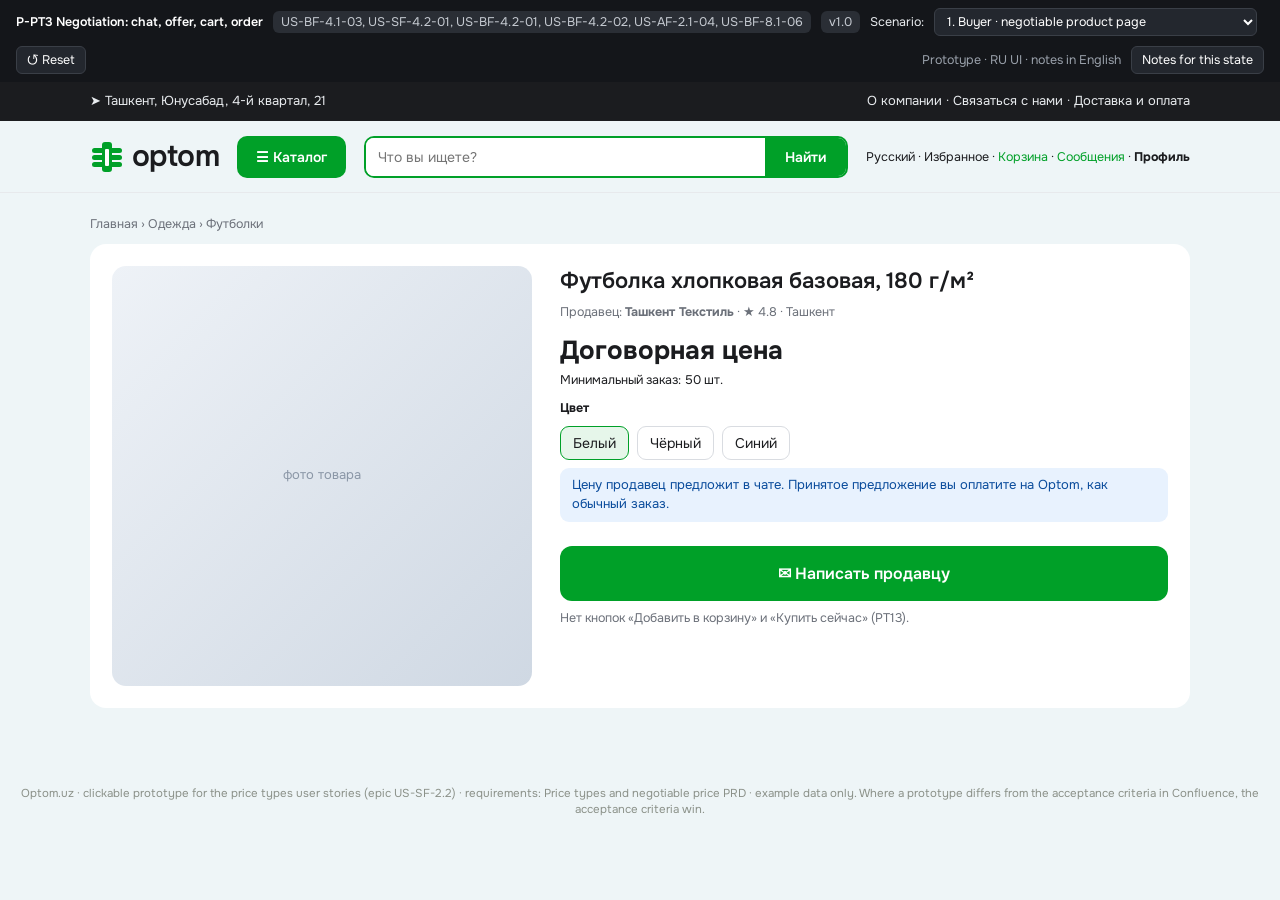
<file: p-pt3-negotiation.html>
<!doctype html>
<html lang="ru"><head><meta charset="utf-8"><meta name="robots" content="noindex,nofollow"><meta name="viewport" content="width=device-width,initial-scale=1">
<title>P-PT3 Negotiation: chat, offer, cart, order</title>
<link rel="preconnect" href="https://fonts.googleapis.com"><link href="https://fonts.googleapis.com/css2?family=Onest:wght@400;500;600;700&display=swap" rel="stylesheet">
<style>/* Optom.uz prototype base — colours and components taken from the Figma exports (Seller website, Buyer website, Super Admin Old) */
:root{
  --green:#00a028; --green-600:#008a22; --green-50:#e6f6ea; --green-100:#cdeed5;
  --ink:#1b1c1f; --ink-2:#38383b; --muted:#6b7079; --muted-2:#8b9189; --line:#e7e9ec; --line-2:#d9dce1;
  --bg:#f3f4f6; --card:#ffffff; --red:#d92d20; --red-50:#fdecec; --amber:#ca8504; --amber-50:#fef7c3;
  --blue:#0c75ed; --blue-50:#e8f2fe; --violet:#7a5af8; --violet-50:#f1edff;
  --radius:12px; --radius-sm:8px;
  --font:"Onest",-apple-system,BlinkMacSystemFont,"Segoe UI",Roboto,sans-serif;
}
*{box-sizing:border-box}
html,body{margin:0;padding:0}
body{font-family:var(--font);font-size:14px;line-height:1.45;color:var(--ink);background:var(--bg)}
button,input,select,textarea{font:inherit;color:inherit}
a{color:var(--green);text-decoration:none}
/* ---- prototype harness bar ---- */
.pbar{position:sticky;top:0;z-index:50;display:flex;flex-wrap:wrap;align-items:center;gap:10px;padding:8px 16px;background:#14161a;color:#e9ecef;font-size:12.5px}
.pbar b{color:#fff;font-weight:600}
.pbar .tag{background:#2a2e35;border-radius:6px;padding:2px 8px;color:#c6cbd2}
.pbar select{background:#23272e;border:1px solid #3a3f47;border-radius:6px;color:#fff;padding:4px 8px;max-width:420px}
.pbar .sp{flex:1}
.pbar button{background:#23272e;border:1px solid #3a3f47;border-radius:6px;color:#fff;padding:4px 10px;cursor:pointer}
.pbar button.on{background:var(--green);border-color:var(--green)}
.notes{position:fixed;right:16px;bottom:16px;width:380px;max-height:60vh;overflow:auto;z-index:60;background:#fffef5;border:1px solid #eadf9f;border-radius:12px;box-shadow:0 12px 30px rgba(0,0,0,.18);padding:14px 16px;font-size:12.5px;display:none}
.notes.show{display:block}
.notes h4{margin:0 0 6px;font-size:13px}
.notes ul{margin:4px 0 0 16px;padding:0}
.notes li{margin:3px 0}
.notes .src{color:#6b6200;font-size:11.5px;margin-top:8px}
/* ---- seller / admin shell ---- */
.shell{display:grid;grid-template-columns:232px 1fr;min-height:calc(100vh - 40px)}
.side{padding:18px 14px;display:flex;flex-direction:column;gap:2px}
.logo{display:flex;align-items:center;gap:8px;font-weight:600;font-size:26px;letter-spacing:-.5px;margin:0 6px 22px;color:var(--ink)}
.logo svg{flex:none}
.side .grp{font-size:11px;font-weight:600;color:var(--muted);letter-spacing:.04em;text-transform:uppercase;margin:14px 10px 6px}
.nav{display:flex;align-items:center;gap:10px;padding:9px 10px;border-radius:10px;color:var(--ink-2);cursor:default}
.nav.on{background:#fff;box-shadow:0 1px 2px rgba(0,0,0,.05);color:var(--ink);font-weight:500}
.nav svg{width:18px;height:18px;stroke:currentColor;fill:none;stroke-width:1.6;opacity:.8}
.side .me{margin-top:auto;background:#fff;border-radius:12px;padding:10px;display:flex;gap:10px;align-items:center}
.ava{width:34px;height:34px;border-radius:50%;background:#d7dbe0;display:grid;place-items:center;font-weight:600;color:#555;flex:none}
.me small{display:block;color:var(--green);font-size:12px}
.main{padding:16px 24px 40px 8px;min-width:0}
.top{display:flex;align-items:center;gap:10px;margin-bottom:14px}
.iconbtn{width:34px;height:34px;border-radius:9px;background:#fff;border:1px solid var(--line);display:grid;place-items:center}
.crumbs{color:var(--muted);font-size:13px;display:flex;gap:8px;align-items:center}
.crumbs b{color:var(--ink);font-weight:500}
.top .sp{flex:1}
.lang{background:#fff;border:1px solid var(--line);border-radius:9px;padding:6px 12px;font-size:13px}
.h1{font-size:26px;font-weight:600;margin:6px 0 14px;display:flex;align-items:center;gap:10px}
/* ---- components ---- */
.card{background:var(--card);border-radius:var(--radius);padding:20px 22px;box-shadow:0 1px 2px rgba(16,24,40,.04)}
.card+.card{margin-top:12px}
.card h3{margin:0 0 4px;font-size:18px;font-weight:600}
.sub{color:var(--muted);margin:0}
.row{display:flex;gap:12px;align-items:center}
.grid2{display:grid;grid-template-columns:1fr 1fr;gap:14px}
.sec{display:grid;grid-template-columns:240px 1fr;gap:24px;padding:20px 0;border-top:1px solid var(--line)}
.sec>.lbl{font-weight:600}
.sec>.lbl .sub{font-weight:400;font-size:13px;margin-top:4px}
.field{display:flex;flex-direction:column;gap:6px;margin-bottom:14px}
.field label{font-size:13px;font-weight:500}
.inp{border:1px solid var(--line-2);border-radius:10px;padding:10px 12px;background:#fff;outline:none;width:100%}
.inp:focus{border-color:var(--green);box-shadow:0 0 0 3px var(--green-50)}
.inp.err{border-color:var(--red)}
.inp[disabled]{background:#f6f7f9;color:var(--muted)}
.err-t{color:var(--red);font-size:12.5px}
.hint{color:var(--muted);font-size:12.5px}
.btn{border:1px solid transparent;border-radius:10px;padding:10px 18px;font-weight:600;cursor:pointer;display:inline-flex;align-items:center;gap:8px;white-space:nowrap}
.btn.pri{background:var(--green);color:#fff}
.btn.pri:hover{background:var(--green-600)}
.btn.pri[disabled]{background:#9fd8ad;cursor:not-allowed}
.btn.out{background:#fff;border-color:var(--line-2);color:var(--ink)}
.btn.soft{background:var(--green-50);color:var(--green)}
.btn.dan{background:var(--red-50);color:var(--red)}
.btn.danfill{background:var(--red);color:#fff}
.btn.link{background:none;padding:6px 4px;color:var(--green)}
.btn.sm{padding:6px 12px;font-size:13px;border-radius:8px}
.btn[disabled]{opacity:.55;cursor:not-allowed}
.pill{display:inline-flex;align-items:center;gap:6px;border-radius:8px;padding:3px 9px;font-size:12.5px;font-weight:500;border:1px solid transparent}
.pill::before{content:"";width:6px;height:6px;border-radius:50%;background:currentColor}
.pill.g{background:var(--green-50);color:var(--green);border-color:var(--green-100)}
.pill.v{background:var(--violet-50);color:var(--violet);border-color:#ddd3ff}
.pill.a{background:#fff6e0;color:#b54708;border-color:#fde7b0}
.pill.r{background:var(--red-50);color:var(--red);border-color:#f9c9c4}
.pill.n{background:#f1f2f4;color:var(--ink-2);border-color:var(--line)}
.pill.b{background:var(--blue-50);color:var(--blue);border-color:#c9e0fd}
.alert{border-radius:12px;padding:14px 16px;display:flex;gap:12px;align-items:flex-start;border-left:4px solid}
.alert .ic{width:22px;height:22px;border-radius:50%;display:grid;place-items:center;color:#fff;font-weight:700;font-size:13px;flex:none}
.alert.w{background:var(--amber-50);border-color:var(--amber)} .alert.w .ic{background:var(--amber)}
.alert.e{background:var(--red-50);border-color:var(--red)} .alert.e .ic{background:var(--red)}
.alert.i{background:var(--blue-50);border-color:var(--blue)} .alert.i .ic{background:var(--blue)}
.alert.s{background:var(--green-50);border-color:var(--green)} .alert.s .ic{background:var(--green)}
.alert b{display:block;margin-bottom:2px}
.toggle{position:relative;width:40px;height:22px;border-radius:12px;background:#d0d4da;border:none;cursor:pointer;flex:none;transition:.15s}
.toggle::after{content:"";position:absolute;top:3px;left:3px;width:16px;height:16px;border-radius:50%;background:#fff;transition:.15s;box-shadow:0 1px 2px rgba(0,0,0,.2)}
.toggle.on{background:var(--green)}
.toggle.on::after{left:21px}
.toggle[disabled]{opacity:.45;cursor:not-allowed}
.chk{display:flex;gap:10px;align-items:flex-start;cursor:pointer;margin:8px 0}
.chk input{width:18px;height:18px;accent-color:var(--green);margin-top:2px;flex:none}
table.t{width:100%;border-collapse:collapse}
table.t th{background:#f6f7f9;text-align:left;font-size:12.5px;font-weight:500;color:var(--muted);padding:10px 12px}
table.t td{border-top:1px solid var(--line);padding:12px;vertical-align:middle}
.kv{display:flex;gap:10px;padding:12px 0;border-top:1px solid var(--line);align-items:flex-start}
.kv:first-of-type{border-top:none}
.kv .k{color:var(--muted)}
.kv svg{width:20px;height:20px;stroke:var(--muted);fill:none;stroke-width:1.6;flex:none;margin-top:1px}
.modal-bg{position:fixed;inset:0;background:rgba(16,18,22,.45);display:grid;place-items:center;z-index:40;padding:20px}
.modal{background:#fff;border-radius:16px;width:min(560px,100%);max-height:90vh;overflow:auto;padding:22px 24px;box-shadow:0 20px 50px rgba(0,0,0,.25)}
.modal h3{margin:0 0 6px;font-size:19px}
.modal .acts{display:flex;justify-content:flex-end;gap:10px;margin-top:18px}
.toast{position:fixed;left:50%;bottom:24px;transform:translateX(-50%);background:#1b1c1f;color:#fff;border-radius:10px;padding:10px 16px;z-index:70;box-shadow:0 10px 30px rgba(0,0,0,.25);font-size:13.5px}
.digits{display:flex;gap:6px;align-items:flex-end}
.digit{background:#eceef1;border-radius:10px;width:42px;height:52px;display:grid;place-items:center;font-size:24px;font-weight:600}
.dsep{font-size:24px;font-weight:600;padding:0 4px 12px}
.ycard{border:1.5px solid var(--line-2);border-radius:12px;padding:12px 14px;display:flex;gap:12px;align-items:center;cursor:pointer;background:#fff}
.ycard.on{border-color:var(--green);background:var(--green-50)}
.ycard .r{width:18px;height:18px;border-radius:50%;border:2px solid var(--line-2);flex:none}
.ycard.on .r{border:5px solid var(--green)}
.ycard[aria-disabled=true]{opacity:.5;cursor:not-allowed}
.yglogo{font-weight:700;letter-spacing:-.3px}
.yglogo i{font-style:italic;font-weight:800}
.code-big{font-size:30px;letter-spacing:6px;font-weight:700;background:#f6f7f9;border-radius:10px;padding:8px 14px;display:inline-block}
.steps{display:flex;justify-content:space-between;position:relative;margin:6px 0 4px}
.steps::before{content:"";position:absolute;left:20px;right:20px;top:17px;height:2px;background:var(--line)}
.step{position:relative;text-align:center;flex:1;color:var(--muted);font-size:13px}
.step .dot{width:36px;height:36px;border-radius:10px;margin:0 auto 6px;background:#fff;border:1.5px solid var(--line-2);display:grid;place-items:center}
.step.on{color:var(--green);font-weight:500}
.step.on .dot{background:var(--green-50);border-color:var(--green)}
.timeline .it{display:flex;gap:12px;padding:8px 0}
.timeline .it .d{width:30px;height:30px;border-radius:50%;background:#f1f2f4;display:grid;place-items:center;flex:none;font-size:13px}
.timeline .it small{display:block;color:var(--muted)}
.muted{color:var(--muted)}
.small{font-size:12.5px}
.mt8{margin-top:8px}.mt12{margin-top:12px}.mt16{margin-top:16px}.mb0{margin-bottom:0}
.spin{width:16px;height:16px;border:2px solid #c8ead1;border-top-color:var(--green);border-radius:50%;animation:sp 0.8s linear infinite;display:inline-block}
@keyframes sp{to{transform:rotate(360deg)}}
.ann{outline:2px dashed #f0b400;outline-offset:3px;border-radius:12px}

:root{--blue:#0c75ed;--ab:#eef5f7}
body{background:var(--ab)}
.ash{display:grid;grid-template-columns:232px 1fr;min-height:calc(100vh - 44px)}
.aside{background:#fff;padding:22px 16px}
.aside .logo{font-size:27px;margin:0 0 28px 12px}
.anav{display:flex;align-items:center;gap:12px;padding:10px 14px;border-radius:10px;font-weight:500;color:#1b1c1f;cursor:default;margin-bottom:4px}
.anav svg{width:20px;height:20px;fill:none;stroke:currentColor;stroke-width:1.6}
.anav.on{background:var(--blue);color:#fff}
.anav .ch{margin-left:auto;font-size:11px;opacity:.6}
.asub{padding:8px 14px 8px 48px;border-radius:8px;color:#4b5563;font-size:14px;margin-bottom:2px;cursor:pointer}
.asub.on{background:#e8f1fd;color:var(--blue);font-weight:500}
.atop{display:flex;justify-content:flex-end;gap:12px;align-items:center;padding:16px 28px;background:#fff}
.abox{border:1px solid var(--line);border-radius:10px;padding:8px 12px;display:flex;gap:8px;align-items:center;background:#fff}
.abox select{border:none;font:inherit;background:transparent;font-weight:500;outline:none}
.apanel{background:#fff;border-radius:14px;margin:24px 28px;padding:24px 26px}
.apanel h1{font-size:24px;margin:0 0 18px;font-weight:600;display:flex;align-items:center;gap:12px}
.apanel h1 .btn{font-size:14px}
.back{width:30px;height:30px;border-radius:50%;display:inline-flex;align-items:center;justify-content:center;color:#555;cursor:pointer}
.tabs{display:flex;gap:6px;border-bottom:1px solid var(--line);margin-bottom:18px}
.tab{padding:10px 14px;cursor:pointer;color:var(--muted);font-weight:500;border-bottom:2px solid transparent;margin-bottom:-1px}
.tab.on{color:var(--ink);border-bottom-color:var(--green)}
.tab .cnt{background:#fde8e7;color:var(--red);border-radius:10px;padding:1px 7px;font-size:12px;margin-left:6px}
.flt{display:flex;gap:10px;margin-bottom:14px;flex-wrap:wrap}
.flt .s{display:flex;flex:1;min-width:260px;border:1px solid var(--green);border-radius:10px;overflow:hidden}
.flt .s input{flex:1;border:none;padding:9px 12px;outline:none;font:inherit}
.flt .s button{background:var(--green);color:#fff;border:none;padding:0 18px;font-weight:600;font:inherit}
.gsel{background:#f2f3f5;border:none;border-radius:10px;padding:9px 12px;font:inherit;min-width:190px}
.chip{display:inline-block;border-radius:5px;padding:2px 8px;font-size:12px;color:#fff;font-weight:500;white-space:nowrap}
.c-blue{background:#1d5fd1}.c-or{background:#f0a020}.c-pur{background:#7a29e0}.c-cy{background:#16a3d9}.c-gr{background:#1fa83c}.c-red{background:#d92d20}.c-gray{background:#5f6368}
.go{width:30px;height:30px;border-radius:50%;background:#e6f6ea;color:var(--green);display:inline-flex;align-items:center;justify-content:center;cursor:pointer;font-weight:700}
.gin{background:#f2f3f5;border-radius:10px;padding:10px 12px;color:#4b5563;min-height:40px}
.g3{display:grid;grid-template-columns:repeat(3,1fr);gap:14px}
.att{border:1px solid var(--line);border-radius:12px;margin-top:12px;overflow:hidden}
.att .hd{display:flex;align-items:center;gap:10px;padding:12px 16px;background:#fafbfc;border-bottom:1px solid var(--line)}
.att .bd{padding:14px 16px}
.prices{display:grid;grid-template-columns:repeat(4,1fr);gap:10px;margin:12px 0}
.pr{border:1px solid var(--line);border-radius:10px;padding:10px 12px}
.pr small{display:block;color:var(--muted);font-size:12px}
.pr b{font-size:17px;font-weight:600}
.pr.hl{border-color:#f5c26b;background:#fffaf0}
.dl{display:grid;grid-template-columns:repeat(3,1fr);gap:6px 18px;font-size:13.5px}
.dl div span{color:var(--muted)}
.log{background:#0f1720;color:#d6e2ee;border-radius:10px;padding:12px;font:12px/1.5 ui-monospace,Menlo,monospace;max-height:340px;overflow:auto;white-space:pre-wrap}
.log .m{color:#7dd3fc}.log .ok{color:#86efac}.log .bad{color:#fca5a5}
.swrow{display:flex;align-items:flex-start;gap:16px;padding:16px 0;border-bottom:1px solid var(--line)}
.swrow .tx{flex:1}
.mono{font-family:ui-monospace,Menlo,monospace;font-size:12.5px}
.ro-note{font-size:12.5px;color:var(--muted);background:#f6f7f9;border-radius:8px;padding:6px 10px;display:inline-block}
.radio-l{display:flex;gap:10px;align-items:flex-start;border:1px solid var(--line);border-radius:10px;padding:10px 12px;margin-top:8px;cursor:pointer}
.radio-l.on{border-color:var(--green);background:var(--green-50)}
textarea.inp{min-height:76px;resize:vertical}

.og{display:grid;grid-template-columns:1fr 330px;gap:12px;align-items:start}
.prod{display:flex;align-items:center;gap:12px}
.thumb{width:40px;height:40px;border-radius:8px;background:linear-gradient(135deg,#e8d8d8,#c9b3b3)}
.price-line{background:#f6f7f9;border-radius:10px;padding:10px 12px;margin-top:12px;font-size:13.5px}
.price-line b{font-weight:600}
.preset{border:1.5px solid var(--line-2);border-radius:10px;padding:10px 12px;cursor:pointer;display:flex;gap:10px;align-items:center}
.preset.on{border-color:var(--green);background:var(--green-50)}
.preset .r{width:16px;height:16px;border-radius:50%;border:2px solid var(--line-2);flex:none}
.preset.on .r{border:5px solid var(--green)}
.presets{display:grid;grid-template-columns:1fr 1fr;gap:8px}
.courier{display:flex;gap:14px;align-items:center;background:#f6f7f9;border-radius:12px;padding:12px 14px}
.cnt{font-variant-numeric:tabular-nums;font-weight:600}

.buyer{background:#fff;min-height:100vh}
.strip{background:#1b1c1f;color:#e9ecef;font-size:13px;display:flex;justify-content:space-between;padding:10px 7%}
.strip span+span{margin-left:28px}
.bh{display:flex;align-items:center;gap:18px;padding:14px 7%;border-bottom:1px solid var(--line)}
.bh .logo{margin:0;font-size:30px}
.srch{flex:1;display:flex;border:2px solid var(--green);border-radius:10px;overflow:hidden}
.srch input{flex:1;border:none;padding:9px 12px;outline:none}
.srch button{background:var(--green);color:#fff;border:none;padding:0 20px;font-weight:600}
.wrapb{padding:24px 7% 60px}
.cg{display:grid;grid-template-columns:1fr 330px;gap:40px;align-items:start}
.blk{margin-bottom:26px}
.blk h2{font-size:19px;margin:0 0 4px;font-weight:600}
.box{border:1px solid var(--line);border-radius:14px;padding:4px 16px}
.opt{display:flex;gap:12px;align-items:center;padding:14px 0}
.opt+.opt{border-top:1px solid var(--line)}
.radio{width:18px;height:18px;border-radius:50%;border:2px solid var(--line-2);flex:none}
.radio.on{border:5px solid var(--green)}
.tiles{display:grid;grid-template-columns:repeat(4,1fr);gap:10px;margin-top:12px}
.tile{border:1px solid var(--line-2);border-radius:12px;padding:14px;height:84px;display:flex;flex-direction:column;justify-content:space-between;cursor:pointer;background:#fff}
.tile.on{border-color:var(--green);background:var(--green-50)}
.tile .lg{font-size:17px}
.sumc{border-radius:16px;box-shadow:0 2px 12px rgba(16,24,40,.08);padding:20px 22px}
.sumc .ln{display:flex;justify-content:space-between;margin:7px 0;color:var(--muted)}
.sumc .ln b{color:var(--ink);font-weight:600}
.sumc .tot{display:flex;justify-content:space-between;border-top:1px solid var(--line);padding-top:14px;margin-top:12px;font-size:18px;font-weight:600}
.big{width:100%;justify-content:center;padding:15px;font-size:16px;border-radius:12px;margin-top:16px}
.ygopts{display:grid;gap:8px;margin-top:12px}
.valid{display:flex;align-items:center;gap:10px;font-size:13px;color:var(--muted);margin-top:10px}
.demo{background:#fff3c4;border:1px dashed #d9b400;color:#6b5600;border-radius:6px;padding:2px 8px;font-size:11.5px;cursor:pointer}
.adr{display:grid;grid-template-columns:repeat(4,1fr);gap:10px}
.oc{display:grid;grid-template-columns:1fr 330px;gap:40px;align-items:start}
.track{border:1px solid var(--line);border-radius:14px;padding:16px 18px;margin-top:14px}
/* ---- seller-delivery additions ---- */
.phonewrap{display:flex;justify-content:center;padding:24px 0 40px}
.phone{width:390px;min-height:780px;border:11px solid #15171a;border-radius:44px;background:#f3f4f6;overflow:hidden;position:relative;box-shadow:0 20px 50px rgba(0,0,0,.18)}
.phone .sb{height:34px;display:flex;justify-content:space-between;align-items:center;padding:0 22px;font-size:13px;font-weight:600;background:#fff}
.phone .ah{background:#fff;padding:10px 16px 12px;display:flex;align-items:center;gap:10px;border-bottom:1px solid var(--line)}
.phone .ah b{font-size:17px}
.phone .pc{padding:12px}
.phone .card{padding:14px 14px;border-radius:14px}
.phone .btn{padding:11px 14px}
.phone .tabbar{position:absolute;left:0;right:0;bottom:0;background:#fff;border-top:1px solid var(--line);display:flex;justify-content:space-around;padding:8px 0 14px;font-size:11px;color:var(--muted)}
.phone .tabbar .on{color:var(--green);font-weight:600}
.phone .sheet{position:absolute;left:0;right:0;bottom:0;background:#fff;border-radius:20px 20px 0 0;padding:18px 16px 26px;box-shadow:0 -10px 30px rgba(0,0,0,.15);z-index:5}
.cityrow{display:grid;grid-template-columns:1fr 200px 34px;gap:8px;align-items:center;margin-top:8px}
.brblock{border:1px solid var(--line);border-radius:12px;padding:12px 14px;margin-top:10px}
.brblock.on{border-color:var(--green-100);background:#fbfefb}
.x{width:34px;height:38px;border-radius:9px;border:1px solid var(--line-2);background:#fff;cursor:pointer;color:var(--muted)}
.counter{float:right;color:var(--muted);font-size:12px}
.sdcard{border:1.5px solid var(--line-2);border-radius:12px;padding:14px;display:flex;gap:12px;align-items:flex-start;cursor:pointer;background:#fff;margin-top:12px}
.sdcard.on{border-color:var(--green);background:var(--green-50)}
.sdcard.off{background:#f6f7f9;cursor:not-allowed;color:var(--muted)}
.sdcard .r{width:18px;height:18px;border-radius:50%;border:2px solid var(--line-2);flex:none;margin-top:2px}
.sdcard.on .r{border:5px solid var(--green)}
.sdcard .why{color:var(--red);font-size:13px;margin-top:4px}
.info{display:inline-grid;place-items:center;width:18px;height:18px;border-radius:50%;background:#eceef1;color:var(--ink-2);font-size:11px;font-weight:700;cursor:pointer;margin-left:6px;vertical-align:middle}
.tip{background:#1b1c1f;color:#fff;border-radius:10px;padding:10px 12px;font-size:12.5px;margin-top:8px;max-width:420px}
.codebox{display:flex;gap:8px;justify-content:center;margin:14px 0}
.codebox input{width:52px;height:60px;text-align:center;font-size:26px;font-weight:600;border:1.5px solid var(--line-2);border-radius:12px;outline:none}
.codebox input:focus{border-color:var(--green)}
.overdue{color:var(--red);font-weight:600}
.dflt{border:1px solid var(--line);border-radius:14px;padding:16px;background:#fff}
.dflt h4{margin:14px 0 8px;font-size:15px}
.dflt h4:first-child{margin-top:0}
.fopt{display:flex;align-items:center;gap:10px;padding:6px 0;cursor:pointer}
.fopt .radio{width:18px;height:18px}
.chipf{display:inline-block;border:1px solid var(--line);border-radius:18px;padding:5px 12px;margin:0 6px 6px 0;font-size:13px;background:#f6f7f9}
.pgrid{display:grid;grid-template-columns:repeat(3,1fr);gap:14px}
.pcard{background:#fff;border:1px solid var(--line);border-radius:14px;padding:10px}
.pcard .img{height:120px;border-radius:10px;background:linear-gradient(135deg,#eef0ec,#d9dfd6);margin-bottom:8px}
.pcard .pr{font-weight:700;font-size:16px}
.ptag{display:inline-block;font-size:11.5px;border-radius:6px;padding:2px 7px;background:#f1f2f4;color:var(--ink-2);margin-top:6px}
.empty{text-align:center;color:var(--muted);padding:50px 0}
.addrpick{position:fixed;inset:0;background:rgba(16,18,22,.45);display:grid;place-items:center;z-index:45}
.reasons label{display:flex;gap:10px;align-items:center;border:1px solid var(--line);border-radius:10px;padding:10px 12px;margin-top:8px;cursor:pointer}
.reasons label.on{border-color:var(--green);background:var(--green-50)}
.notif{background:#fff;border-radius:16px;box-shadow:0 10px 30px rgba(0,0,0,.15);padding:12px 14px;display:flex;gap:10px;max-width:360px}
.notif .ic2{width:36px;height:36px;border-radius:10px;background:var(--green);color:#fff;display:grid;place-items:center;font-weight:700;flex:none}
/* ---- pickup additions ---- */
.qr{display:block;background:#fff;padding:10px;border-radius:12px;border:1px solid var(--line)}
.qrwrap{display:flex;gap:22px;align-items:center;flex-wrap:wrap;margin-top:12px}
.hcode{font-size:34px;font-weight:700;letter-spacing:6px;font-variant-numeric:tabular-nums}
.brcard{border:1.5px solid var(--green);background:var(--green-50);border-radius:14px;padding:14px 16px;margin-top:12px}
.brcard .nm{font-weight:600;font-size:16px}
.badge{display:inline-block;font-size:12px;border-radius:12px;padding:2px 9px;margin-left:8px;vertical-align:middle;background:#e7f6ea;color:#0c7a2a;font-weight:600}
.badge.n{background:#eef1f6;color:#3b4a63}
.hrs{display:grid;grid-template-columns:110px 120px 1fr;gap:6px 12px;align-items:center;margin-top:8px}
.hrs .d{font-weight:500}
.hrs select{max-width:110px}
.hrow-err{grid-column:1/-1;color:var(--red);font-size:12.5px;margin:-2px 0 4px}
.blist .bl{display:grid;grid-template-columns:1fr auto;gap:4px 12px;padding:12px 4px;border-bottom:1px solid var(--line);cursor:pointer}
.blist .bl:hover{background:#fafbfa}
.blist .bl.dis{cursor:not-allowed;color:var(--muted)}
.blist .bl .why{color:var(--red);font-size:12.5px}
.blist .bl.sel{background:var(--green-50)}
.ptabs{display:flex;background:#f1f2f4;border-radius:10px;padding:3px;gap:3px;margin:10px 0}
.ptabs span{flex:1;text-align:center;padding:7px;border-radius:8px;cursor:pointer;font-weight:500}
.ptabs span.on{background:#fff;box-shadow:0 1px 3px rgba(0,0,0,.1)}
.map{position:relative;height:360px;border-radius:12px;overflow:hidden;background:#eef2e8;background-image:linear-gradient(90deg,rgba(255,255,255,.9) 6px,transparent 6px),linear-gradient(rgba(255,255,255,.9) 6px,transparent 6px),linear-gradient(35deg,transparent 48%,rgba(255,255,255,.95) 48%,rgba(255,255,255,.95) 52%,transparent 52%);background-size:90px 90px,90px 90px,100% 100%}
.map .river{position:absolute;left:-10%;top:58%;width:120%;height:22px;background:#cfe3f5;transform:rotate(-8deg)}
.map .pinm{position:absolute;transform:translate(-50%,-100%);cursor:pointer;text-align:center}
.map .pinm svg{width:34px;height:34px;fill:var(--green);stroke:#fff;stroke-width:1.5}
.map .pinm.dis svg{fill:#a9adb3}
.map .pinm.sel svg{fill:#0a6b22}
.map .pinm small{display:block;background:#fff;border-radius:6px;padding:1px 6px;font-size:11px;white-space:nowrap;box-shadow:0 1px 3px rgba(0,0,0,.15)}
.map .me{position:absolute;width:16px;height:16px;border-radius:50%;background:#2f6fde;border:3px solid #fff;box-shadow:0 0 0 6px rgba(47,111,222,.2);transform:translate(-50%,-50%)}
.map .mcard{position:absolute;left:12px;right:12px;bottom:12px;background:#fff;border-radius:12px;padding:12px 14px;box-shadow:0 6px 20px rgba(0,0,0,.18)}
.scan{background:#111;border-radius:16px;height:420px;position:relative;display:grid;place-items:center;overflow:hidden}
.scan .vf{width:220px;height:220px;border:3px solid rgba(255,255,255,.85);border-radius:18px;box-shadow:0 0 0 2000px rgba(0,0,0,.45)}
.scan .lbl{position:absolute;top:18px;color:#fff;font-size:13px}
.demo-acts{display:flex;flex-wrap:wrap;gap:6px;margin-top:10px}
.demo-acts button{font-size:12px;border:1px dashed #b8bdc4;background:#fbfbfc;border-radius:8px;padding:6px 9px;cursor:pointer;color:#555b63}
.sumbox{border:1px solid var(--line);border-radius:12px;padding:12px 14px;margin-top:10px;background:#fafbfc}
.lock{filter:grayscale(1);opacity:.6;pointer-events:none}
.lockscreen{background:linear-gradient(160deg,#2b3a55,#5d4b6e);min-height:700px;padding:30px 14px 20px;color:#fff}
.lockscreen .clock{text-align:center;font-size:62px;font-weight:300;margin:10px 0 2px}
.lockscreen .date{text-align:center;font-size:15px;opacity:.9;margin-bottom:22px}
.push{background:rgba(255,255,255,.92);color:#1b1c1f;border-radius:16px;padding:10px 12px;margin-bottom:8px;display:flex;gap:10px}
.push .ap{width:30px;height:30px;border-radius:8px;background:var(--green);color:#fff;display:grid;place-items:center;font-weight:800;font-size:13px;flex:none}
.push .tt{font-weight:600;font-size:13.5px}
.push .tx{font-size:13px;line-height:1.35}
.push .meta{font-size:11px;color:#6b7178;display:flex;justify-content:space-between}
.push .acts2{display:flex;gap:6px;margin-top:6px}
.push .acts2 span{background:#eef0f2;border-radius:8px;padding:4px 8px;font-size:12px;font-weight:500}
.nlist{position:absolute;right:16px;top:58px;width:400px;background:#fff;border-radius:14px;box-shadow:0 16px 40px rgba(0,0,0,.18);z-index:20;overflow:hidden}
.nlist .hd{display:flex;justify-content:space-between;padding:12px 16px;border-bottom:1px solid var(--line);font-weight:600}
.nlist .it{display:flex;gap:10px;padding:12px 16px;border-bottom:1px solid var(--line)}
.nlist .it.unread{background:#f3fbf5}
.nlist .it .dt{width:8px;height:8px;border-radius:50%;background:var(--green);margin-top:6px;flex:none}
.nlist .it.read .dt{background:transparent}
.bellc{position:relative}
.bellc .cnt2{position:absolute;top:-4px;right:-4px;background:var(--red);color:#fff;border-radius:9px;font-size:10.5px;padding:0 5px;font-weight:700}
.sms{background:#fff;min-height:700px}
.sms .hd{padding:10px 14px;border-bottom:1px solid var(--line);text-align:center;font-weight:600}
.sms .bub{background:#e9e9eb;border-radius:18px;padding:9px 13px;margin:10px 60px 4px 12px;font-size:14.5px;line-height:1.35}
.sms .tm{font-size:11px;color:#8b9189;margin:0 12px}
.lenok{color:#0c7a2a;font-weight:600}.lenbad{color:var(--red);font-weight:700}
.langsw span{display:inline-block;border:1px solid var(--line-2);border-radius:8px;padding:4px 10px;margin-right:6px;cursor:pointer}
.langsw span.on{background:var(--green);border-color:var(--green);color:#fff}
.alog td{font-size:13px}
/* ---- P-OL1 cart and checkout ---- */
.cartg{border:1px solid var(--line);border-radius:14px;padding:0 16px 4px;margin-bottom:16px;background:#fff}
.cartg .sh{display:flex;align-items:center;gap:10px;padding:14px 0 10px;font-weight:600;font-size:16px}
.cartg .sh svg{width:20px;height:20px;stroke:var(--muted);fill:none;stroke-width:1.6}
.cartg .bh2{display:flex;align-items:center;gap:8px;padding:8px 12px;margin:2px 0 4px;background:#f6f7f9;border-radius:10px;font-size:13px;color:var(--ink-2)}
.cartg .bh2 svg{width:16px;height:16px;stroke:var(--muted);fill:none;stroke-width:1.6}
.cline{display:grid;grid-template-columns:22px 64px 1fr 120px 140px;gap:14px;align-items:center;padding:14px 0;border-top:1px solid var(--line)}
.cartg .bh2+.cline{border-top:none}
.cline input[type=checkbox]{width:18px;height:18px;accent-color:var(--green);cursor:pointer}
.cline .pimg{width:64px;height:64px;border-radius:10px;background:linear-gradient(135deg,#eef0ec,#d9dfd6)}
.cline .pn{font-weight:500}
.ship{font-size:13px;color:var(--ink-2);display:flex;gap:6px;align-items:center;margin-top:6px;flex-wrap:wrap}
.ship svg{width:15px;height:15px;stroke:var(--muted);fill:none;stroke-width:1.6}
.ship .chg{color:var(--green);cursor:pointer;font-weight:500;margin-left:4px}
.near{display:inline-block;font-size:11.5px;border-radius:10px;padding:1px 8px;background:#eef1f6;color:#3b4a63;font-weight:600}
.qty{display:inline-flex;align-items:center;border:1px solid var(--line-2);border-radius:9px;overflow:hidden}
.qty span{padding:5px 10px;color:var(--muted)}
.qty b{white-space:nowrap;padding:5px 10px;font-weight:600;border-left:1px solid var(--line);border-right:1px solid var(--line)}
.ltot{text-align:right;font-weight:600;font-size:15px}
.mtile{border:1.5px solid var(--line-2);border-radius:12px;padding:12px 14px;display:flex;gap:12px;align-items:center;cursor:pointer;background:#fff;margin-top:10px}
.mtile.on{border-color:var(--green);background:var(--green-50)}
.mtile .r{width:18px;height:18px;border-radius:50%;border:2px solid var(--line-2);flex:none}
.mtile.on .r{border:5px solid var(--green)}
.mtile.off{background:#f6f7f9;cursor:not-allowed;color:var(--muted)}
.mtile.off .r{background:#eceef1}
.mtile .mic{width:22px;height:22px;stroke:var(--ink-2);fill:none;stroke-width:1.6;flex:none}
.mtile.off .mic{stroke:var(--muted)}
.mtile .why{color:var(--red);font-size:13px;margin-top:2px}
.mtile .mp{font-weight:600;white-space:nowrap;text-align:right}
.mtile .mp s{display:block;color:var(--muted);font-weight:400;font-size:12px}
.mtile.off .yglogo,.mtile.off span[style]{opacity:.55}
.demo-line{border:1px dashed #b8bdc4;background:#fbfbfc;border-radius:10px;padding:8px 12px;font-size:12.5px;color:#555b63;margin-top:12px}
.demo-sw{display:flex;align-items:center;gap:10px;font-size:12.5px;color:#555b63;border:1px dashed #b8bdc4;background:#fbfbfc;border-radius:10px;padding:8px 12px;margin-top:12px;cursor:pointer}
.backl{color:var(--green);cursor:pointer;font-weight:500;font-size:13px}
.pay-pg{min-height:100vh;background:#eef1f5;display:flex;align-items:flex-start;justify-content:center;padding:50px 20px}
.pay-card{width:460px;background:#fff;border-radius:18px;box-shadow:0 10px 30px rgba(16,24,40,.08);padding:26px 28px}
.pay-logo{font-weight:800;font-size:24px;letter-spacing:-.5px;color:#1f3d8a}
.pay-logo i{color:#24b47e;font-style:normal}
.cd{font-size:30px;font-weight:700;font-variant-numeric:tabular-nums;color:var(--ink)}
.cd.low{color:var(--red)}
.phones{display:flex;gap:18px;justify-content:center;padding:18px 0 30px}
.phones .pcol{display:flex;flex-direction:column;align-items:center;gap:8px}
.phones .cap{font-size:12.5px;color:#555b63;font-weight:500}
.phones .phonewrap{padding:0}
.phones .phone{width:372px;min-height:760px}
.phone .mline{display:grid;grid-template-columns:20px 48px 1fr;gap:10px;padding:12px 0;border-top:1px solid var(--line)}
.phone .mline .pimg{width:48px;height:48px;border-radius:9px;background:linear-gradient(135deg,#eef0ec,#d9dfd6)}
.phone .mline input{width:18px;height:18px;accent-color:var(--green);margin-top:14px}
.phone .ship{font-size:12.5px}
.phone .dim{position:absolute;inset:0;background:rgba(16,18,22,.45);z-index:4}
.phone .sheet .bl{padding:11px 2px}
.phone .botbar{position:absolute;left:0;right:0;bottom:54px;background:#fff;border-top:1px solid var(--line);padding:10px 14px}
.phone .mtile{padding:10px 12px;margin-top:8px}
.phone .alert{padding:10px 12px;font-size:12.5px}
/* ---- P-OL2 order pages (buyer and seller); every class starts with o2 ---- */
.o2state{display:flex;gap:14px;align-items:flex-start;border-radius:14px;padding:14px 16px;margin:6px 0 4px;background:var(--red-50);border:1px solid #f9c9c4}
.o2state .ic{width:36px;height:36px;border-radius:10px;display:grid;place-items:center;font-weight:700;color:#fff;flex:none;background:var(--red)}
.o2state .lbl{font-weight:600;font-size:17px;color:var(--red)}
.o2state .tx{margin-top:4px}
.o2state .tx div{margin-top:2px}
.o2date{display:inline-flex;gap:6px;align-items:center;font-size:13px;color:var(--ink-2)}
.o2date svg{width:16px;height:16px;stroke:var(--muted);fill:none;stroke-width:1.6}
.o2line{display:grid;grid-template-columns:40px 1fr auto;gap:12px;align-items:center;padding:10px 0;border-top:1px solid var(--line)}
.o2line:first-of-type{border-top:none}
.o2tabs{display:flex;gap:4px;border-bottom:1px solid var(--line);margin:4px 0 14px;flex-wrap:wrap}
.o2tab{padding:10px 12px;cursor:pointer;color:var(--muted);font-weight:500;border-bottom:2px solid transparent;margin-bottom:-1px;white-space:nowrap}
.o2tab.on{color:var(--ink);border-bottom-color:var(--green)}
.o2tab .c{background:#eef0f2;color:var(--ink-2);border-radius:10px;padding:1px 7px;font-size:12px;margin-left:6px}
.o2tab.on .c{background:var(--green-50);color:var(--green)}
.o2tab .c.r{background:#fde8e7;color:var(--red)}
tr.o2go{cursor:pointer}
tr.o2go:hover td{background:#fafbfa}
.o2left{font-weight:600;font-variant-numeric:tabular-nums;white-space:nowrap}
.o2left.red{color:var(--red)}
.o2mw{position:relative;display:inline-block}
.o2menu{position:absolute;top:calc(100% + 6px);left:0;width:360px;background:#fff;border:1px solid var(--line);border-radius:12px;box-shadow:0 12px 30px rgba(0,0,0,.14);padding:6px;z-index:10}
.o2menu .mi{padding:9px 12px;border-radius:8px;cursor:pointer;font-weight:500}
.o2menu .mi:hover{background:var(--green-50)}
.o2menu .mh{padding:8px 12px;color:var(--muted);font-size:12.5px;white-space:normal}
.o2hist .it{display:grid;grid-template-columns:128px 1fr;gap:12px;padding:10px 0;border-top:1px solid var(--line)}
.o2hist .it:first-child{border-top:none}
.o2hist .tm{color:var(--muted);font-size:12.5px;font-variant-numeric:tabular-nums}
.o2hist .meta{color:var(--muted);font-size:12.5px;margin-top:3px;display:flex;gap:6px;align-items:center;flex-wrap:wrap}
.o2hist .cm{font-size:13px;margin-top:3px}
.o2src{display:inline-block;font-size:11.5px;border-radius:6px;padding:1px 7px;background:#f1f2f4;color:var(--ink-2)}
.o2src.ev{background:#eef5fe;color:#1d5fd1}
.o2src.job{background:var(--violet-50);color:var(--violet)}
.o2src.cor{background:#fff6e0;color:#b54708}
.o2demo{display:flex;flex-wrap:wrap;gap:6px;margin-top:12px}
.o2demo button,.o2demo label{font-size:12px;border:1px dashed #b8bdc4;background:#fbfbfc;border-radius:8px;padding:6px 9px;cursor:pointer;color:#555b63;display:inline-flex;gap:6px;align-items:center}
.o2demo button.on,.o2demo label.on{border-color:#d9b400;background:#fff3c4;color:#6b5600}
.o2demo input{accent-color:#b58a00;margin:0}
.o2chat{background:#f1f2f4;border-radius:12px;padding:9px 12px;margin-top:10px;font-size:13.5px}
.o2chat small{display:block;color:var(--muted);margin-top:3px}
.o2acts{display:flex;gap:10px;flex-wrap:wrap;margin-top:12px}
.phone .o2dim{position:absolute;inset:0;background:rgba(16,18,22,.45);z-index:4}
.phone .steps .step{font-size:11px}
.phone .steps .step .dot{width:30px;height:30px}
.phone .steps::before{top:15px}
.phone .o2full{width:100%;justify-content:center}
.phone .o2state{padding:12px}
/* Price types prototypes P-PT3, P-PT4 */
.ptwrap{padding:22px 7% 60px}
.bc{font-size:12.5px;color:var(--muted);margin-bottom:10px}
.pp{display:grid;grid-template-columns:420px 1fr;gap:28px;background:#fff;border-radius:16px;padding:22px}
.pimg{aspect-ratio:1/1;border-radius:14px;background:linear-gradient(135deg,#eef2f7,#cfd8e3);display:flex;align-items:center;justify-content:center;color:#8a96a6;font-size:13px}
.pp h1{font-size:22px;margin:0 0 6px;font-weight:600}
.pp .bigp{font-size:26px;font-weight:700;margin:10px 0 2px}
.pp .old{color:var(--muted);text-decoration:line-through;font-size:15px;margin-left:8px;font-weight:500}
.vpick{display:flex;gap:8px;flex-wrap:wrap;margin:8px 0}
.vpick span{border:1.5px solid var(--line-2);border-radius:9px;padding:6px 12px;cursor:pointer;background:#fff}
.vpick span.on{border-color:var(--green);background:var(--green-50)}
.tiers{border:1px solid var(--line);border-radius:12px;overflow:hidden;margin:12px 0}
.tiers .tr{display:flex;justify-content:space-between;padding:9px 14px;border-top:1px solid var(--line)}
.tiers .tr:first-child{border-top:none}
.tiers .tr.hl{background:var(--green-50);font-weight:600}
.tiers .tr s{color:var(--muted);margin-right:8px;font-weight:400}
.step{display:inline-flex;align-items:center;border:1.5px solid var(--line-2);border-radius:10px;overflow:hidden;background:#fff}
.stp{display:inline-flex;align-items:center;border:1.5px solid var(--line-2);border-radius:10px;overflow:hidden;background:#fff}
.stp button{border:none;background:#fff;width:34px;height:34px;font-size:18px;cursor:pointer}
.stp input{width:70px;border:none;text-align:center;height:34px;outline:none;font-weight:600}
.stp.lock{background:#f4f5f7}.stp.lock input{background:#f4f5f7;color:var(--muted)}
.hintg{background:var(--green-50);color:#0b5f22;border-radius:9px;padding:8px 12px;font-size:13px;margin:8px 0}
.warnb{background:var(--amber-50);color:#7a5200;border-radius:9px;padding:8px 12px;font-size:13px;margin:8px 0}
.errb{background:var(--red-50);color:#9b1c13;border-radius:9px;padding:8px 12px;font-size:13px;margin:8px 0}
.infob{background:var(--blue-50);color:#0a4c9c;border-radius:9px;padding:8px 12px;font-size:13px;margin:8px 0}
.lock-ic{display:inline-block;margin-right:4px}
.grid-cards{display:grid;grid-template-columns:repeat(4,1fr);gap:16px}
.pcard{background:#fff;border-radius:14px;padding:12px;display:flex;flex-direction:column;gap:6px}
.pcard .pimg{aspect-ratio:4/3}
.pcard .pr1{font-size:18px;font-weight:700}
.pcard .moq{font-size:12.5px;color:var(--muted)}
.pcard .tl{font-size:13px;min-height:36px}
.tagt{display:inline-block;font-size:11px;background:#eef0f3;color:#555;border-radius:6px;padding:2px 7px}
/* chat */
.chatw{display:grid;grid-template-columns:300px 1fr;background:#fff;border-radius:16px;overflow:hidden;min-height:640px;border:1px solid var(--line)}
.clist{border-right:1px solid var(--line);background:#fafbfc}
.clist .ci{display:grid;grid-template-columns:42px 1fr;gap:10px;padding:12px 14px;border-bottom:1px solid var(--line);cursor:pointer}
.clist .ci.on{background:var(--green-50)}
.clist .ci .th{width:42px;height:42px;border-radius:9px;background:linear-gradient(135deg,#eef2f7,#cfd8e3)}
.clist .ci small{display:block;color:var(--muted);font-size:12px}
.cmain{display:flex;flex-direction:column;min-height:640px}
.chead{display:flex;align-items:center;gap:12px;padding:12px 16px;border-bottom:1px solid var(--line)}
.chead .th{width:44px;height:44px;border-radius:10px;background:linear-gradient(135deg,#eef2f7,#cfd8e3)}
.chead .sp{flex:1}
.cbody{flex:1;padding:16px;display:flex;flex-direction:column;gap:10px;background:#f6f7f9;overflow:auto;max-height:620px}
.msg{max-width:62%;padding:9px 12px;border-radius:12px;background:#fff;border:1px solid var(--line);font-size:13.5px}
.msg.me{align-self:flex-end;background:var(--green-50);border-color:var(--green-100)}
.msg small{display:block;color:var(--muted);font-size:11px;margin-top:3px}
.sysm{align-self:center;font-size:12px;color:var(--muted);background:#eceef1;border-radius:10px;padding:4px 10px}
.pcm{align-self:flex-start;display:grid;grid-template-columns:56px 1fr;gap:10px;background:#fff;border:1px solid var(--line);border-radius:12px;padding:10px;width:340px}
.pcm .th{width:56px;height:56px;border-radius:10px;background:linear-gradient(135deg,#eef2f7,#cfd8e3)}
.cinput{display:flex;gap:8px;padding:12px 16px;border-top:1px solid var(--line)}
.cinput input{flex:1;border:1px solid var(--line-2);border-radius:10px;padding:9px 12px;outline:none}
.ofr{width:440px;background:#fff;border:1.5px solid var(--green-100);border-radius:14px;padding:12px 14px;box-shadow:0 2px 8px rgba(0,0,0,.04)}
.ofr.me{align-self:flex-end}.ofr.them{align-self:flex-start}
.ofr.dead{opacity:.6;border-color:var(--line)}
.ofr h4{margin:0 0 4px;font-size:14.5px;display:flex;justify-content:space-between;align-items:center;gap:8px}
.ofr .ln{display:flex;justify-content:space-between;font-size:13px;padding:5px 0;border-top:1px dashed var(--line)}
.ofr .tot{display:flex;justify-content:space-between;font-weight:700;margin-top:6px;padding-top:6px;border-top:1px solid var(--line)}
.ofr .meta{font-size:12px;color:var(--muted);margin-top:6px}
.ofr .acts{display:flex;gap:8px;margin-top:10px;flex-wrap:wrap}
.ofr .cmt{font-size:12.5px;background:#f6f7f9;border-radius:8px;padding:6px 9px;margin-top:6px}
.ofr .cd{font-size:12px;color:#b54708;font-weight:600}
/* offer form panel */
.ofp{position:fixed;top:0;right:0;bottom:0;width:560px;background:#fff;box-shadow:-8px 0 30px rgba(0,0,0,.15);z-index:55;display:flex;flex-direction:column}
.ofp .hd{padding:16px 20px;border-bottom:1px solid var(--line);display:flex;justify-content:space-between;align-items:center}
.ofp .bd{padding:16px 20px;overflow:auto;flex:1}
.ofp .ft{padding:12px 20px;border-top:1px solid var(--line);display:flex;gap:8px;justify-content:flex-end}
.oline{display:grid;grid-template-columns:1.6fr .75fr .95fr .9fr 24px;gap:8px;align-items:start;margin:8px 0}
.oline select,.oline input,.ofp select,.ofp textarea,.ofp input{border:1px solid var(--line-2);border-radius:9px;padding:8px 10px;width:100%;outline:none;background:#fff}
.oline .e,.ofp .e{border-color:var(--red)!important}
.oline .et{grid-column:1/-1;color:var(--red);font-size:12px;margin-top:-4px}
.oline .lt{padding-top:9px;font-weight:600;text-align:right}
.oline .x{border:none;background:none;cursor:pointer;color:var(--muted);font-size:18px;padding-top:6px}
.segm{display:inline-flex;border:1px solid var(--line-2);border-radius:9px;overflow:hidden}
.segm span{padding:7px 14px;cursor:pointer;border-left:1px solid var(--line-2)}
.segm span:first-child{border-left:none}
.segm span.on{background:var(--green);color:#fff}
/* cart */
.cart{display:grid;grid-template-columns:1fr 340px;gap:20px}
.cgrp{background:#fff;border-radius:14px;padding:14px 16px;margin-bottom:14px}
.cgrp .gh{display:flex;justify-content:space-between;align-items:center;font-weight:600;margin-bottom:6px}
.cl{display:grid;grid-template-columns:24px 52px 1fr 150px 130px;gap:12px;align-items:center;padding:10px 0;border-top:1px solid var(--line)}
.cl .th{width:52px;height:52px;border-radius:9px;background:linear-gradient(135deg,#eef2f7,#cfd8e3)}
.cl input[type=checkbox]{width:18px;height:18px;accent-color:var(--green)}
.cl .pr{text-align:right;font-weight:600}
.cl .pr small{display:block;color:var(--muted);font-weight:400}
.offg{border:1.5px solid var(--green-100);border-radius:12px;padding:8px 12px;margin:8px 0;background:#fbfefc}
.offg .oh{display:flex;justify-content:space-between;align-items:center;font-size:13px;font-weight:600;color:#0b5f22}
.aside-sum{background:#fff;border-radius:14px;padding:16px;height:max-content;position:sticky;top:60px}
.aside-sum .r{display:flex;justify-content:space-between;margin:6px 0}
.setaside{background:#fff;border-radius:14px;padding:14px 16px;border:1px dashed var(--line-2)}
/* lists */
.tbl{width:100%;border-collapse:collapse;background:#fff;border-radius:12px;overflow:hidden}
.tbl th,.tbl td{text-align:left;padding:10px 12px;border-bottom:1px solid var(--line);font-size:13px}
.tbl th{background:#f6f7f9;color:var(--muted);font-weight:600;font-size:12px}
.fchips{display:flex;gap:8px;flex-wrap:wrap;margin:10px 0}
.fchips span{border:1px solid var(--line-2);border-radius:20px;padding:5px 12px;cursor:pointer;background:#fff;font-size:13px}
.fchips span.on{background:var(--ink);color:#fff;border-color:var(--ink)}
.histp{background:#fff;border-radius:12px;padding:12px 14px;border:1px solid var(--line);margin-top:8px;font-size:12.5px}
.histp .it{display:grid;grid-template-columns:130px 1fr 160px;gap:8px;padding:5px 0;border-top:1px solid var(--line)}
/* notifications */
.nlist{background:#fff;border-radius:14px;width:420px;box-shadow:0 10px 30px rgba(0,0,0,.12);overflow:hidden}
.nlist .ni{padding:12px 14px;border-top:1px solid var(--line)}
.nlist .ni b{display:block}
.push{background:rgba(250,250,252,.96);border-radius:16px;padding:10px 12px;margin:8px;box-shadow:0 6px 18px rgba(0,0,0,.15);font-size:12.5px}
.push b{display:block;font-size:13px}
/* filters */
.srchp{display:grid;grid-template-columns:260px 1fr;gap:20px}
.fpanel{background:#fff;border-radius:14px;padding:14px 16px;height:max-content}
.fpanel h5{margin:12px 0 6px;font-size:13px}
.fpanel input[type=number]{width:100%;border:1px solid var(--line-2);border-radius:8px;padding:7px 9px}
.fpanel input:disabled{background:#f2f3f5}
.sortb{display:flex;gap:8px;margin-bottom:12px;align-items:center;font-size:13px}
.ofr h4 .pill{white-space:nowrap;flex:none}
</style></head><body>
<div id="app"></div><p style="text-align:center;color:#8b9189;font-size:11.5px;margin:18px 0 28px">Optom.uz · clickable prototype for the price types user stories (epic US-SF-2.2) · requirements: Price types and negotiable price PRD · example data only. Where a prototype differs from the acceptance criteria in Confluence, the acceptance criteria win.</p>
<script>// Prototype harness: scenario picker, notes panel, toasts, icons, seller shell
const $ = (s, r = document) => r.querySelector(s);
const esc = s => String(s).replace(/[&<>"]/g, c => ({ "&": "&amp;", "<": "&lt;", ">": "&gt;", '"': "&quot;" }[c]));
const som = n => Math.round(n).toLocaleString("ru-RU").replace(/,/g, " ") + " сум";
const ICON = {
  chart: '<svg viewBox="0 0 24 24"><path d="M4 20V10M10 20V4M16 20v-7M22 20H2"/></svg>',
  box: '<svg viewBox="0 0 24 24"><path d="M21 8l-9-5-9 5 9 5 9-5zM3 8v8l9 5 9-5V8M12 13v8"/></svg>',
  list: '<svg viewBox="0 0 24 24"><rect x="4" y="3" width="16" height="18" rx="2"/><path d="M8 8h8M8 12h8M8 16h5"/></svg>',
  chat: '<svg viewBox="0 0 24 24"><path d="M4 5h16v11H8l-4 4z"/></svg>',
  users: '<svg viewBox="0 0 24 24"><circle cx="9" cy="8" r="3"/><path d="M3 20c0-3 3-5 6-5s6 2 6 5M16 11a3 3 0 1 0 0-6M21 20c0-2-1.5-4-4-4.6"/></svg>',
  store: '<svg viewBox="0 0 24 24"><path d="M3 9l2-5h14l2 5M4 9v11h16V9M3 9h18M9 20v-6h6v6"/></svg>',
  gear: '<svg viewBox="0 0 24 24"><circle cx="12" cy="12" r="3"/><path d="M12 2v3M12 19v3M4.2 4.2l2.1 2.1M17.7 17.7l2.1 2.1M2 12h3M19 12h3M4.2 19.8l2.1-2.1M17.7 6.3l2.1-2.1"/></svg>',
  spark: '<svg viewBox="0 0 24 24"><path d="M12 3l2 6 6 2-6 2-2 6-2-6-6-2 6-2z"/></svg>',
  truck: '<svg viewBox="0 0 24 24"><path d="M2 6h12v10H2zM14 10h4l3 3v3h-7"/><circle cx="6" cy="18" r="2"/><circle cx="17" cy="18" r="2"/></svg>',
  pin: '<svg viewBox="0 0 24 24"><path d="M12 22s7-7 7-12a7 7 0 1 0-14 0c0 5 7 12 7 12z"/><circle cx="12" cy="10" r="2.5"/></svg>',
  phone: '<svg viewBox="0 0 24 24"><path d="M5 3h4l2 5-3 2a12 12 0 0 0 6 6l2-3 5 2v4a2 2 0 0 1-2 2A18 18 0 0 1 3 5a2 2 0 0 1 2-2z"/></svg>',
  cal: '<svg viewBox="0 0 24 24"><rect x="3" y="5" width="18" height="16" rx="2"/><path d="M3 10h18M8 3v4M16 3v4"/></svg>',
  card: '<svg viewBox="0 0 24 24"><rect x="2" y="5" width="20" height="14" rx="2"/><path d="M2 10h20"/></svg>',
  msg: '<svg viewBox="0 0 24 24"><path d="M4 5h16v11H8l-4 4z"/></svg>',
  user: '<svg viewBox="0 0 24 24"><circle cx="12" cy="8" r="4"/><path d="M4 21c0-4 4-6 8-6s8 2 8 6"/></svg>',
  bell: '<svg viewBox="0 0 24 24"><path d="M6 16V11a6 6 0 0 1 12 0v5l2 2H4zM10 21h4"/></svg>',
  globe: '<svg viewBox="0 0 24 24"><circle cx="12" cy="12" r="9"/><path d="M3 12h18M12 3c3 3 3 15 0 18M12 3c-3 3-3 15 0 18"/></svg>',
  side: '<svg viewBox="0 0 24 24"><rect x="3" y="4" width="18" height="16" rx="2"/><path d="M9 4v16"/></svg>',
};
const LOGO = '<span class="logo"><svg width="34" height="34" viewBox="0 0 34 34"><rect x="12" y="2" width="10" height="30" rx="3" fill="#00a028"/><rect x="2" y="8" width="30" height="5" rx="2.5" fill="#00a028"/><rect x="2" y="15" width="30" height="5" rx="2.5" fill="#00a028"/><rect x="2" y="22" width="30" height="5" rx="2.5" fill="#00a028"/><rect x="15" y="9" width="4" height="17" rx="1" fill="#fff"/></svg>optom</span>';
const YG = '<span class="yglogo">Yandex <i>Go</i></span>';
const FARGO = '<span style="font-weight:800;font-style:italic;letter-spacing:-.5px"><span style="color:#e3262e">◤</span> FARGO</span>';

function sellerShell(active, crumbs, content) {
  const nav = (k, ic, t) => `<div class="nav ${active === k ? "on" : ""}">${ICON[ic]}${t}</div>`;
  return `<div class="shell"><aside class="side">${LOGO}
    <div class="grp">Основное</div>${nav("an", "chart", "Аналитика")}${nav("pr", "box", "Товары")}${nav("or", "list", "Заказы")}${nav("ch", "chat", "Чаты")}
    <div class="grp">Организация</div>${nav("em", "users", "Сотрудники")}${nav("br", "store", "Филиалы")}
    <div class="grp">Система</div>${nav("se", "gear", "Настройки")}${nav("ta", "spark", "Тарифы")}
    <div class="me"><span class="ava">НА</span><div><b style="font-weight:600">Николаев А. Д.</b><small>● Подтвержден</small></div></div></aside>
    <main class="main"><div class="top"><span class="iconbtn">${ICON.side.replace("<svg", '<svg width="18" height="18" fill="none" stroke="#38383b"')}</span><div class="crumbs">${crumbs}</div><span class="sp"></span><span class="iconbtn">${ICON.bell.replace("<svg", '<svg width="18" height="18" fill="none" stroke="#38383b"')}</span><span class="lang">Русский ▾</span></div>${content}</main></div>`;
}

// ---- harness ----
const H = { scen: [], cur: null, notesOn: false };
function harness(meta, scenarios) {
  H.scen = scenarios;
  const bar = document.createElement("div"); bar.className = "pbar";
  bar.innerHTML = `<b>${esc(meta.title)}</b><span class="tag">${esc(meta.stories)}</span><span class="tag">v${meta.version}</span>
    <span>Scenario:</span><select id="scen">${scenarios.map((s, i) => `<option value="${i}">${i + 1}. ${esc(s.label)}</option>`).join("")}</select>
    <button id="reset" title="Reset the current scenario">↺ Reset</button><span class="sp"></span>
    <span style="color:#9aa1ab">Prototype · RU UI · notes in English</span>
    <button id="ntoggle">Notes for this state</button>`;
  document.body.prepend(bar);
  const notes = document.createElement("div"); notes.className = "notes"; notes.id = "notes"; document.body.append(notes);
  $("#scen").onchange = e => go(+e.target.value);
  $("#reset").onclick = () => go(+$("#scen").value);
  $("#ntoggle").onclick = () => { H.notesOn = !H.notesOn; notes.classList.toggle("show", H.notesOn); $("#ntoggle").classList.toggle("on", H.notesOn); };
  const q = new URLSearchParams(location.hash.slice(1)), qs = new URLSearchParams(location.search); go(+(q.get("s") || qs.get("s") || 0));
}
function go(i) {
  const s = H.scen[i]; if (!s) return; H.cur = s; $("#scen").value = i; history.replaceState(null, "", "#s=" + i);
  s.apply(); setNotes(s.notes, s.src);
}
function setNotes(list, src) {
  $("#notes").innerHTML = `<h4>What this state shows</h4><ul>${(list || []).map(n => `<li>${n}</li>`).join("")}</ul>${src ? `<div class="src">${src}</div>` : ""}`;
}
let toastT;
function toast(t) { let el = $(".toast"); if (!el) { el = document.createElement("div"); el.className = "toast"; document.body.append(el); } el.textContent = t; el.style.display = "block"; clearTimeout(toastT); toastT = setTimeout(() => el.style.display = "none", 3200); }
function modal(html) { closeModal(); const bg = document.createElement("div"); bg.className = "modal-bg"; bg.id = "mbg"; bg.innerHTML = `<div class="modal">${html}</div>`; document.body.append(bg); return bg; }
function closeModal() { const m = $("#mbg"); if (m) m.remove(); }

// When embedded in a narrow frame (e.g. Confluence iFrame), scale the desktop layout down to fit
(function fitFrame() {
  if (window === window.top) return;
  const apply = () => { const w = document.documentElement.clientWidth; document.documentElement.style.zoom = w < 1280 ? (w / 1280).toFixed(3) : ""; };
  apply(); window.addEventListener("resize", apply);
})();


// P-PT3 Negotiation: product chat, price offer, answer, cart, order, admin, notifications. Example data only.
const PROD = "Футболка хлопковая базовая, 180 г/м²", SELL = "Ташкент Текстиль", BUYER = "Азиз Хамидов", SUSER = "Камола Р.";
const BRS = { ch: "Филиал Чиланзар, Ташкент", se: "Склад Сергели, Ташкент" };
const STOCK = { ch: { w: 500, b: 300, n: 0 }, se: { w: 120, b: 80, n: 400 } };
const VN = { w: "Белый", b: "Чёрный", n: "Синий" };
const MOQ = 50;
const LBL = { 1: ["Ожидает ответа", "g"], 2: ["Принято, ждёт оплаты", "b"], 3: ["Оплачено", "v"], 4: ["Отклонено", "r"], 5: ["Отозвано продавцом", "n"], 6: ["Заменено новым предложением", "n"], 7: ["Истекло", "n"], 8: ["Недоступно", "a"] };
const pill = (l, c) => `<span class="pill ${c}">${l}</span>`;
const fmt = n => Math.round(n).toLocaleString("ru-RU").replace(/,/g, " ").replace(/ /g, " ");
const tot = o => o.lines.reduce((a, l) => a + l[1] * l[2], 0), qty = o => o.lines.reduce((a, l) => a + l[1], 0);
let S = {};
function O(no, st, lines, x) { return Object.assign({ no, st, br: "ch", lines, days: 3, sent: "14.11.2026 15:20", exp: "17.11.2026", cmt: "", by: SUSER, reason: "", left: "", ev: [["14.11.2026 15:20", "Sent", "Продавец · " + SUSER]] }, x || {}); }
const A0 = () => O(100244, 6, [["w", 200, 41000], ["b", 100, 43000]], { cmt: "Доставка нашим транспортом по Ташкенту бесплатно.", ev: [["14.11.2026 15:20", "Sent", "Продавец · Камола Р."], ["14.11.2026 16:05", "Replaced (by № 100245)", "Продавец · Камола Р."]] });
const B0 = () => O(100245, 1, [["w", 200, 40000], ["b", 100, 43000]], { sent: "14.11.2026 16:05", cmt: "Цена на белые снижена до 40 000.", ev: [["14.11.2026 16:05", "Sent", "Продавец · Камола Р."]] });
function base(o) {
  closeModal();
  S = Object.assign({ view: "bchat", side: "b", chat: true, offers: [], msgs: [], cart: null, form: null, short: false, order: null, flt: "all", ask: null, hist: true }, o || {});
  render();
}
const off = no => S.offers.find(o => o.no === no);
const pend = () => S.offers.find(o => o.st === 1), acc = () => S.offers.find(o => o.st === 2);
function stdMsgs(withB) {
  const m = [{ k: "card" }, { k: "t", me: "b", t: "Здравствуйте! Нужно 200 белых и 100 чёрных, размеры M–XL. Какая будет цена?", tm: "14:58" },
    { k: "t", me: "s", t: "Добрый день! Сейчас пришлю предложение.", tm: "15:12" }, { k: "o", no: 100244 },
    { k: "t", me: "b", t: "Сделайте 40 000 за белые — возьмём сразу.", tm: "15:48" }];
  if (withB) m.push({ k: "o", no: 100245 });
  return m;
}
// ---------------------------------------------------------------- shells
function bHeader() {
  return `<div class="strip"><span>➤ Ташкент, Юнусабад, 4-й квартал, 21</span><span>О компании · Связаться с нами · Доставка и оплата</span></div>
  <div class="bh">${LOGO}<button class="btn pri">☰ Каталог</button><div class="srch"><input placeholder="Что вы ищете?"><button>Найти</button></div><span class="small">Русский · Избранное · <a data-a="tocart">Корзина</a> · <a data-a="tochat">Сообщения</a> · <b>Профиль</b></span></div>`;
}
function render() {
  const v = S.view; let h = "";
  if (v === "bprod") h = bHeader() + bProd();
  else if (v === "bchat") h = bHeader() + `<div class="ptwrap"><div class="bc">Профиль › Сообщения</div>${chatBox("b")}</div>`;
  else if (v === "schat") h = sellerShell("ch", "Чаты › <b>" + BUYER + "</b>", `<div style="padding:18px 22px">${chatBox("s")}</div>`) + (S.form ? formPanel() : "");
  else if (v === "cart") h = bHeader() + cartPage();
  else if (v === "order") h = bHeader() + orderPage();
  else if (v === "slist") h = sellerShell("ch", "Чаты › <b>Предложения цены</b>", sList());
  else if (v === "admin") h = adminPage();
  else if (v === "app") h = appPage();
  else if (v === "notif") h = notifPage();
  $("#app").innerHTML = h;
  const cb = $(".cbody"); if (cb) cb.scrollTop = cb.scrollHeight;
}
// ---------------------------------------------------------------- buyer product page
function bProd() {
  return `<div class="ptwrap"><div class="bc">Главная › Одежда › Футболки</div><div class="pp"><div class="pimg">фото товара</div><div>
    <h1>${PROD}</h1><div class="small muted">Продавец: <b>${SELL}</b> · ★ 4.8 · Ташкент</div>
    <div class="bigp">Договорная цена</div><div class="small">Минимальный заказ: ${MOQ} шт.</div>
    <div class="mt8"><b class="small">Цвет</b><div class="vpick"><span class="on">Белый</span><span>Чёрный</span><span>Синий</span></div></div>
    <div class="infob">Цену продавец предложит в чате. Принятое предложение вы оплатите на Optom, как обычный заказ.</div>
    <div class="row mt8" style="gap:10px"><button class="btn pri big" data-a="write">✉ Написать продавцу</button></div>
    <p class="small muted mt8">Нет кнопок «Добавить в корзину» и «Купить сейчас» (PT13).</p></div></div></div>`;
}
// ---------------------------------------------------------------- chat
function chatList(side) {
  const other = side === "b" ? SELL : BUYER;
  return `<div class="clist"><div style="padding:12px 14px;font-weight:600">Сообщения</div>
    <div class="ci on"><span class="th"></span><div><b>${other}</b><small>${PROD.slice(0, 30)}…</small><small>Предложение цены</small></div></div>
    <div class="ci"><span class="th" style="background:#eee"></span><div><b>${side === "b" ? "ТехноОпт" : "Нодира С."}</b><small>Заказ №68726458</small></div></div></div>`;
}
function chatBox(side) {
  const other = side === "b" ? SELL : BUYER;
  const neg = S.negOff ? false : true;
  const head = `<div class="chead"><span class="th"></span><div><b>${PROD}</b><div class="small muted">${neg ? "Договорная цена" : "Цена по диапазонам"} · <a>открыть товар</a> · ${other}</div></div><span class="sp"></span>
    ${side === "s" ? (neg ? `<button class="btn pri" data-a="propose">₸ Предложить цену</button>` : `<span class="small muted">«Предложить цену» скрыта: товар больше не договорной</span>`) : ""}
    ${side === "s" ? `<button class="btn out sm" data-a="toslist">Все предложения</button>` : ""}</div>`;
  let body = "";
  if (!S.chat) body = `<div class="sysm">Новый чат</div>`;
  for (const m of S.msgs) {
    if (m.k === "card") body += `<div class="pcm"><span class="th"></span><div><b class="small">${PROD}</b><div class="small">Договорная цена · мин. заказ ${MOQ} шт.</div><a class="small">Открыть товар</a></div></div>`;
    else if (m.k === "t") body += `<div class="msg ${m.me === side ? "me" : ""}">${esc(m.t)}<small>${m.tm}</small></div>`;
    else if (m.k === "sys") body += `<div class="sysm">${esc(m.t)}</div>`;
    else if (m.k === "o") body += offerCard(off(m.no), side);
  }
  const ph = side === "b" && S.msgs.length <= 1 ? "Напишите, какие варианты и сколько штук нужно" : "Сообщение…";
  return `<div class="chatw">${chatList(side)}<div class="cmain">${head}<div class="cbody">${body}</div>
    <div class="cinput"><input id="msgin" placeholder="${ph}" ${S.focus ? "autofocus" : ""}><button class="btn pri" data-a="send">Отправить</button></div></div></div>`;
}
function offerCard(o, side, ro) {
  if (!o) return "";
  const dead = [4, 5, 6, 7, 8].includes(o.st);
  const lab = o.st === 3 ? `Оплачено · заказ № ${S.order || "68731205"}` : LBL[o.st][0];
  const lines = o.lines.map(l => `<div class="ln"><span>${VN[l[0]]}</span><span>${fmt(l[1])} шт. × ${fmt(l[2])} сум = <b>${fmt(l[1] * l[2])} сум</b></span></div>`).join("");
  let acts = "";
  if (!ro) {
    if (side === "b") {
      if (o.st === 1) acts = `<button class="btn pri" data-a="accept" data-n="${o.no}">Принять</button><button class="btn out" data-a="reject" data-n="${o.no}">Отклонить</button>`;
      if (o.st === 2) acts = (S.cart && S.cart.offer === o.no && !S.cart.removed ? `<button class="btn pri" data-a="tocart">Перейти в корзину</button>` : `<button class="btn pri" data-a="readd" data-n="${o.no}">Добавить в корзину</button>`)
        + `<button class="btn out" data-a="decline" data-n="${o.no}" ${S.paying ? "disabled title='Идёт оплата'" : ""}>Отказаться</button>${S.paying ? '<span class="small muted">Идёт оплата</span>' : ""}`;
      if (o.st === 3) acts = `<button class="btn out" data-a="toorder">Заказ № ${S.order || "68731205"}</button>`;
    } else {
      if (o.st === 1) acts = `<button class="btn out" data-a="withdraw" data-n="${o.no}">Отозвать</button>`;
      if (o.st === 2) acts = `<span class="small">Принято, ждёт оплаты до ${o.exp} 23:59</span>`;
      if (o.st === 3) acts = `<button class="btn out" data-a="toorder">Заказ № ${S.order || "68731205"}</button>`;
    }
  }
  const cd = (o.st === 1 || o.st === 2) && o.left ? `<span class="cd">Осталось ${o.left} ч</span>` : "";
  const rs = o.st === 4 && o.reason ? `<div class="cmt">Причина: ${esc(o.reason)}</div>` : "";
  const me = side === "s" ? "me" : "them";
  return `<div class="ofr ${me} ${dead ? "dead" : ""}"><h4><span>Предложение цены № ${o.no}</span>${pill(lab, LBL[o.st][1])}</h4>${lines}
    <div class="tot"><span>Итого · ${fmt(qty(o))} шт.</span><span>${fmt(tot(o))} сум</span></div>
    <div class="meta">${BRS[o.br]} · Действует до ${o.exp} 23:59 ${cd}${side === "s" ? " · Отправил: " + o.by : ""}</div>
    ${o.cmt ? `<div class="cmt">${esc(o.cmt)}</div>` : ""}${rs}${acts ? `<div class="acts">${acts}</div>` : ""}</div>`;
}
// ---------------------------------------------------------------- offer form (seller)
function newForm(pre) {
  if (pre) return { br: pre.br, lines: pre.lines.map(l => ({ v: l[0], q: l[1], p: l[2] })), days: pre.days, cmt: pre.cmt, errs: {}, replace: pre.no };
  return { br: "ch", lines: [{ v: "", q: "", p: "" }], days: 3, cmt: "", errs: {}, replace: null };
}
function untilDate(d) { return { 1: "15.11.2026", 3: "17.11.2026", 7: "21.11.2026" }[d]; }
function formPanel() {
  const f = S.form, used = f.lines.map(l => l.v);
  const ac = acc();
  const rows = f.lines.map((l, i) => {
    const e = f.errs[i] || {};
    const opts = `<option value="">Вариант…</option>` + Object.keys(VN).map(k => `<option value="${k}" ${l.v === k ? "selected" : ""} ${used.includes(k) && l.v !== k ? "disabled" : ""}>${VN[k]} (${STOCK[f.br][k]} шт.)</option>`).join("");
    const lt = (+l.q || 0) * (+l.p || 0);
    return `<div class="oline"><select data-f="v" data-i="${i}" class="${e.v ? "e" : ""}">${opts}</select>
      <input data-f="q" data-i="${i}" placeholder="Кол-во" value="${l.q}" class="${e.q ? "e" : ""}"><input data-f="p" data-i="${i}" placeholder="Цена за шт." value="${l.p ? fmt(l.p) : ""}" class="${e.p ? "e" : ""}">
      <div class="lt">${lt ? fmt(lt) : "—"}</div><button class="x" data-a="dline" data-i="${i}" title="Удалить">×</button>
      ${e.t ? `<div class="et">${e.t}</div>` : ""}</div>`;
  }).join("");
  const T = f.lines.reduce((a, l) => a + (+l.q || 0) * (+l.p || 0), 0), Q = f.lines.reduce((a, l) => a + (+l.q || 0), 0);
  return `<div class="modal-bg" style="background:rgba(16,18,22,.25)"></div><div class="ofp"><div class="hd"><b style="font-size:16px">${f.replace ? "Новое предложение вместо № " + f.replace : "Предложение цены"}</b><button class="btn link" data-a="fclose">✕</button></div>
   <div class="bd">${ac && !f.replace ? `<div class="infob">Покупатель принял предложение № ${ac.no}. Оно действует, пока покупатель не примет новое или не оплатит его.</div>` : ""}
   <div class="small muted">Товар</div><b>${PROD}</b>
   <div class="field mt8"><label class="small muted">Филиал</label><select data-f="br">${Object.keys(BRS).map(k => `<option value="${k}" ${f.br === k ? "selected" : ""}>${BRS[k]}</option>`).join("")}</select></div>
   <div class="oline small muted" style="margin-bottom:-4px"><span>Вариант</span><span>Количество, шт.</span><span>Цена за шт., сум</span><span style="text-align:right">Сумма</span><span></span></div>${rows}
   <button class="btn out sm" data-a="aline" ${f.lines.length >= 20 ? "disabled" : ""}>+ Добавить позицию</button>
   <div class="row mt8" style="justify-content:space-between;font-weight:700;border-top:1px solid var(--line);padding-top:10px"><span>Итого · ${fmt(Q)} шт.</span><span>${fmt(T)} сум</span></div>
   <div class="field mt8"><label class="small muted">Срок действия</label><div class="segm">${[1, 3, 7].map(d => `<span data-a="days" data-d="${d}" class="${f.days === d ? "on" : ""}">${d} ${d === 1 ? "день" : d === 3 ? "дня" : "дней"}</span>`).join("")}</div>
     <div class="small muted mt8">Действует до ${untilDate(f.days)} 23:59 (Ташкент)</div></div>
   <div class="field mt8"><label class="small muted">Комментарий (необязательно)</label><textarea data-f="cmt" rows="3" maxlength="500">${esc(f.cmt)}</textarea><div class="small muted">${f.cmt.length} / 500</div></div>
   ${f.banner ? `<div class="errb">${f.banner}</div>` : ""}</div>
   <div class="ft"><button class="btn out" data-a="fclose">Отмена</button><button class="btn pri" data-a="fsend">Отправить предложение</button></div></div>`;
}
function validate() {
  const f = S.form; f.errs = {}; let bad = false;
  const seen = {};
  f.lines.forEach((l, i) => {
    const e = {};
    if (!l.v) { e.v = 1; e.t = "Выберите вариант"; }
    else if (seen[l.v]) { e.v = 1; e.t = "Этот вариант уже есть в предложении"; }
    seen[l.v] = 1;
    const q = +l.q, p = +l.p;
    if (!e.t && (!q || q < 1 || q > 100000)) { e.q = 1; e.t = "Количество — от 1 до 100 000 шт."; }
    else if (!e.t && q > STOCK[f.br][l.v]) { e.q = 1; e.t = `На складе филиала «${BRS[f.br].split(",")[0].replace(/^(Филиал|Склад) /, "")}» только ${STOCK[f.br][l.v]} шт. «${VN[l.v]}»`; }
    if (!e.t && (!p || p < 1 || p > 999999999)) { e.p = 1; e.t = p ? "Цена за шт. — от 1 до 999 999 999 сум" : "Укажите цену"; }
    if (e.t) { f.errs[i] = e; bad = true; }
  });
  f.banner = bad ? "Исправьте ошибки в позициях." : "";
  return !bad;
}
function sendOffer() {
  const f = S.form;
  const no = 100245 + S.offers.filter(o => o.no > 100245).length + 1;
  const p = pend();
  if (p) { p.st = 6; p.ev.push(["14.11.2026 17:02", "Replaced (by № " + no + ")", "Продавец · " + SUSER]); }
  const o = O(no, 1, f.lines.map(l => [l.v, +l.q, +l.p]), { br: f.br, days: f.days, exp: untilDate(f.days), cmt: f.cmt, sent: "14.11.2026 17:02", ev: [["14.11.2026 17:02", "Sent", "Продавец · " + SUSER]] });
  S.offers.push(o); S.msgs.push({ k: "o", no }); S.form = null; closeModal(); render(); toast("Предложение № " + no + " отправлено");
}
// ---------------------------------------------------------------- cart / order
function cartPage() {
  const o = S.cart && off(S.cart.offer);
  const inCart = o && !S.cart.removed && o.st === 2;
  const aside = o && (o.st === 7 || o.st === 8) && !S.cart.removed;
  const extra = S.cart && S.cart.extra;
  const ex = { t: "Сумка-шопер хлопковая", q: 100, p: 12000 };
  let groups = "";
  if (inCart || extra) {
    groups += `<div class="cgrp"><div class="gh"><span>${SELL} · Филиал Чиланзар</span><span class="small muted">Отправка из: Филиал Чиланзар</span></div>`;
    if (inCart) groups += `<div class="offg"><div class="oh"><span><input type="checkbox" checked> 🔒 Цена по договорённости · предложение № ${o.no} · оплатить до ${o.exp} 23:59</span><a data-a="cdel">Удалить</a></div>
      ${o.lines.map(l => `<div class="cl"><span></span><span class="th"></span><div>${PROD}<div class="small muted">Цвет: ${VN[l[0]]}</div></div><span class="stp lock"><button disabled>−</button><input value="${l[1]}" disabled><button disabled>+</button></span><div class="pr">${fmt(l[1] * l[2])} сум<small>${fmt(l[2])} сум/шт.</small></div></div>`).join("")}
      <div class="small muted">Количество, цена и филиал заданы предложением и не меняются. Промокоды не применяются.</div></div>`;
    if (extra) groups += `<div class="cl"><input type="checkbox" checked><span class="th" style="background:#e8e2d6"></span><div>${ex.t}<div class="small muted">Фиксированная цена · мин. заказ 50 шт.</div></div><span class="stp"><button>−</button><input value="${ex.q}"><button>+</button></span><div class="pr">${fmt(ex.q * ex.p)} сум<small>${fmt(ex.p)} сум/шт.</small></div></div>`;
    groups += `</div>`;
  }
  let sa = "";
  if (aside) sa = `<div class="setaside"><b>Нет в наличии</b><div class="offg" style="opacity:.75"><div class="oh"><span>Цена по договорённости · предложение № ${o.no}</span><a data-a="cdel">Удалить</a></div>
      ${o.lines.map(l => `<div class="small">${VN[l[0]]} · ${l[1]} шт. × ${fmt(l[2])} сум</div>`).join("")}
      <div class="${o.st === 7 ? "warnb" : "errb"}">${o.st === 7 ? "Предложение истекло. Попросите продавца прислать новое." : "Предложение больше недоступно"} <a data-a="tochat">Открыть чат</a></div><div class="small muted">Строки удалятся из корзины через 7 дней ⚑ OQ-PT12.</div></div></div>`;
  if (S.short && inCart) sa = `<div class="setaside"><b>Нет в наличии</b><div class="errb">Сейчас на складе только 150 шт. «Белый». Попросите продавца прислать новое предложение. <a data-a="tochat">Открыть чат</a></div></div>`;
  const sum = (inCart && !S.short ? tot(o) : 0) + (extra ? ex.q * ex.p : 0);
  const empty = !groups && !sa ? `<div class="cgrp">Корзина пуста.</div>` : "";
  return `<div class="ptwrap"><h2 style="margin:0 0 14px">Корзина</h2><div class="cart"><div>${groups}${sa}${empty}</div>
    <div class="aside-sum"><b>Ваш заказ</b><div class="r"><span>Товары</span><span>${fmt(sum)} сум</span></div><div class="r small muted"><span>Промокод</span><span>не применяется к предложению</span></div>
    <div class="r" style="font-weight:700;font-size:16px"><span>Итого</span><span>${fmt(sum)} сум</span></div>
    <button class="btn pri big" style="width:100%" data-a="pay" ${sum ? "" : "disabled"}>Оформить и оплатить</button>
    <div class="small muted mt8">Доставка выбирается при оформлении. Для бесплатной доставки продавцом строка предложения учитывается по договорной цене и количеству.</div></div></div></div>`;
}
function orderPage() {
  const o = off(S.cart.offer);
  return `<div class="ptwrap"><div class="bc">Профиль › Заказы</div><div class="card"><h3 style="margin:0">Заказ № ${S.order}</h3><div class="small muted">Оплачен 15.11.2026 в 10:42 · ${SELL} · Филиал Чиланзар</div>
    <div class="mt8">${pill("Новый", "g")}</div>
    ${o.lines.map(l => `<div class="cl" style="grid-template-columns:52px 1fr 220px"><span class="th"></span><div>${PROD}<div class="small muted">Цвет: ${VN[l[0]]} · ${l[1]} шт.</div></div><div class="pr">${fmt(l[1] * l[2])} сум<small>${fmt(l[2])} сум/шт. · <b>Цена по договорённости</b> · <a data-a="tochat">Предложение № ${o.no}</a></small></div></div>`).join("")}
    <div class="cl" style="grid-template-columns:52px 1fr 220px"><span class="th" style="background:#e8e2d6"></span><div>Сумка-шопер хлопковая<div class="small muted">100 шт.</div></div><div class="pr">1 200 000 сум<small>12 000 сум/шт.</small></div></div>
    <div class="row mt8" style="justify-content:space-between;font-weight:700"><span>Итого</span><span>${fmt(tot(o) + 1200000)} сум</span></div></div></div>`;
}
// ---------------------------------------------------------------- seller list / admin / app / notifications
function sList() {
  const rows = [[100245, "Футболка хлопковая базовая", BUYER, 12300000, 2, "17.11.2026", SUSER, "14.11.2026 16:05"],
    [100244, "Футболка хлопковая базовая", BUYER, 12500000, 6, "17.11.2026", SUSER, "14.11.2026 15:20"],
    [100231, "Худи с начёсом", "Нодира Саидова", 18400000, 3, "12.11.2026", "Бахтиёр К.", "10.11.2026 11:02"],
    [100219, "Футболка хлопковая базовая", "ООО «Стиль Плюс»", 6200000, 4, "11.11.2026", SUSER, "08.11.2026 09:40"],
    [100204, "Поло пике", "Жасур Т.", 3150000, 7, "09.11.2026", "Бахтиёр К.", "08.11.2026 18:15"],
    [100198, "Поло пике", "Малика Р.", 2700000, 5, "07.11.2026", SUSER, "06.11.2026 12:30"]];
  const f = S.flt;
  const vis = rows.filter(r => f === "all" || (f === "act" && [1, 2].includes(r[4])) || (f === "paid" && r[4] === 3) || (f === "closed" && [4, 5, 6, 7, 8].includes(r[4])));
  return `<div style="padding:18px 22px"><div class="h1">Предложения цены</div>
   <div class="fchips">${[["all", "Все"], ["act", "Ожидают ответа и оплаты"], ["paid", "Оплачено"], ["closed", "Закрыты"]].map(c => `<span data-a="flt" data-f="${c[0]}" class="${f === c[0] ? "on" : ""}">${c[1]}</span>`).join("")}<span>Товар ▾</span><span>Период: 01.11 – 14.11.2026 ▾</span></div>
   <table class="tbl"><tr><th>№</th><th>Товар</th><th>Покупатель</th><th>Сумма</th><th>Статус</th><th>Действует до</th><th>Отправил</th><th>Отправлено</th></tr>
   ${vis.map(r => `<tr data-a="toschat" style="cursor:pointer"><td>${r[0]}</td><td>${r[1]}</td><td>${r[2]}</td><td>${fmt(r[3])} сум</td><td>${pill(r[4] === 3 ? "Оплачено" : LBL[r[4]][0], LBL[r[4]][1])}</td><td>${r[5]}</td><td>${r[6]}</td><td>${r[7]}</td></tr>`).join("") || `<tr><td colspan="8">Предложений цены пока нет. Отправьте его из чата о товаре с договорной ценой.</td></tr>`}</table>
   <p class="small muted">20 строк на странице; строка открывает чат на карточке предложения.</p></div>`;
}
function adminPage() {
  const o = off(100245), a = off(100244);
  const hist = x => `<div class="histp"><b>История предложения № ${x.no}</b>${x.ev.map(e => `<div class="it"><span>${e[0]}</span><span>${e[1]}</span><span>${e[2]}</span></div>`).join("")}</div>`;
  return `<div class="ash"><aside class="aside">${LOGO}<div class="anav">Пользователи</div><div class="anav on">Жалобы</div><div class="anav">Заказы</div><div class="anav">Товары</div></aside>
   <div class="apanel" style="padding:18px 22px"><div class="small muted">Жалобы › Чат ${BUYER} — ${SELL}</div><h1 style="font-size:20px">Чат о товаре «${PROD}» <span class="tagt">только просмотр</span></h1>
   <div class="alert i"><span>Администратор видит предложения и их историю, но не может их менять (PT37). Заблокированный чат делает открытые предложения «Недоступно».</span></div>
   <div class="row" style="align-items:flex-start;gap:20px"><div style="flex:1;display:flex;flex-direction:column;gap:10px">${offerCard(a, "a", true)}${hist(a)}</div><div style="flex:1;display:flex;flex-direction:column;gap:10px">${offerCard(o, "a", true)}${hist(o)}</div></div></div></div>`;
}
function appPage() {
  const o = off(100245);
  return `<div class="phonewrap"><div class="phone"><div class="sb"><span>9:41</span><span>▮▮▮ ◔</span></div>
   <div class="ah" style="display:flex;gap:10px;align-items:center;padding:10px 14px;background:#fff;border-bottom:1px solid var(--line)"><span>‹</span><span class="thumb"></span><div><b class="small">${SELL}</b><div class="small muted">${PROD.slice(0, 26)}… · Договорная цена</div></div></div>
   <div class="cbody" style="max-height:600px;padding:10px">${S.msgs.slice(-3).map(m => m.k === "t" ? `<div class="msg ${m.me === "b" ? "me" : ""}" style="max-width:80%">${esc(m.t)}</div>` : m.k === "o" ? offerCard(off(m.no), "b").replace('class="ofr', 'style="width:100%" class="ofr') : "").join("")}</div>
   <div class="cinput" style="padding:8px"><input placeholder="Сообщение…"><button class="btn pri sm">➤</button></div></div></div>`;
}
function notifPage() {
  const it = [["OFR-01 · покупателю", "Новое предложение цены", `${SELL}: ${PROD.slice(0, 24)}… — 12 300 000 сум. Действует до 17.11.2026 23:59`],
    ["OFR-02 · продавцу", "Предложение принято", `${BUYER} принял предложение № 100245 на 12 300 000 сум. Ждём оплаты до 17.11.2026 23:59`],
    ["OFR-03 · покупателю, 17.11 в 10:00", "Предложение истекает сегодня", `${PROD.slice(0, 24)}… — 12 300 000 сум: предложение действует до 23:59`],
    ["OFR-04 · продавцу", "Предложение истекло", `Предложение № 100245 для ${BUYER} истекло без оплаты`]];
  return `<div class="ptwrap"><div class="row" style="align-items:flex-start;gap:30px"><div><b>Сайт: список уведомлений (pull)</b><div class="nlist mt8">${it.map(i => `<div class="ni"><span class="tagt">${i[0]}</span><b>${i[1]}</b><span class="small">${i[2]}</span></div>`).join("")}</div></div>
   <div><b>Приложение: push</b><div class="phone" style="min-height:520px;background:linear-gradient(160deg,#3a4a68,#1f2738)"><div class="sb" style="background:transparent;color:#fff"><span>9:41</span><span></span></div>${it.map(i => `<div class="push"><span class="small muted">optom · сейчас</span><b>${i[1]}</b>${i[2]}</div>`).join("")}</div></div></div>
   <p class="small muted mt8">Нет SMS и e-mail. Для карточки предложения обычное уведомление «новое сообщение в чате» не отправляется ⚑ OQ-PT19. Отклонение, отзыв, отказ и «Недоступно» — без уведомлений ⚑ OQ-PT31.</p></div>`;
}
// ---------------------------------------------------------------- actions
function confirmBox(title, body, yes, onYes, danger) {
  modal(`<h3>${title}</h3>${body ? `<p class="sub">${body}</p>` : ""}<div class="acts"><button class="btn out" id="mno">Отмена</button><button class="btn ${danger ? "danfill" : "pri"}" id="myes">${yes}</button></div>`);
  $("#mno").onclick = closeModal; $("#myes").onclick = () => { closeModal(); onYes(); };
}
document.addEventListener("click", e => {
  const t = e.target.closest("[data-a]"); if (!t) return;
  const a = t.dataset.a, n = +t.dataset.n;
  if (a === "write") { S.view = "bchat"; if (!S.msgs.length) S.msgs = [{ k: "card" }]; S.chat = true; render(); toast("Чат о товаре создан"); }
  else if (a === "tochat") { S.view = S.side === "s" ? "schat" : "bchat"; render(); }
  else if (a === "tocart") { S.view = "cart"; render(); }
  else if (a === "toorder") { S.view = "order"; render(); }
  else if (a === "toslist") { S.view = "slist"; render(); }
  else if (a === "toschat") { S.view = "schat"; render(); }
  else if (a === "flt") { S.flt = t.dataset.f; render(); }
  else if (a === "send") { const v = $("#msgin").value.trim(); if (v) { S.msgs.push({ k: "t", me: S.view === "schat" ? "s" : "b", t: v, tm: "17:10" }); render(); } }
  else if (a === "propose") { S.form = newForm(pend()); render(); }
  else if (a === "fclose") { S.form = null; render(); }
  else if (a === "aline") { if (S.form.lines.length < 20) S.form.lines.push({ v: "", q: "", p: "" }); render(); }
  else if (a === "dline") { S.form.lines.splice(+t.dataset.i, 1); if (!S.form.lines.length) S.form.lines.push({ v: "", q: "", p: "" }); render(); }
  else if (a === "days") { S.form.days = +t.dataset.d; render(); }
  else if (a === "fsend") {
    if (!validate()) { render(); return; }
    const low = S.form.lines.find(l => +l.q < MOQ);
    const go2 = () => { const p = pend(); if (p) confirmBox("Заменить предложение?", `Новое предложение заменит предложение № ${p.no}. Отправить?`, "Отправить", sendOffer); else sendOffer(); };
    if (low) confirmBox("Меньше минимального заказа", `Меньше минимального заказа (${MOQ} шт.). Всё равно отправить?`, "Отправить", go2); else go2();
  }
  else if (a === "withdraw") confirmBox("Отозвать предложение?", `Отозвать предложение № ${n}? Покупатель не сможет его принять.`, "Отозвать", () => { const o = off(n); o.st = 5; o.ev.push(["14.11.2026 17:20", "Withdrawn", "Продавец · " + SUSER]); S.msgs.push({ k: "sys", t: `Продавец отозвал предложение № ${n}` }); render(); }, true);
  else if (a === "accept") {
    const o = off(n);
    confirmBox("Принять предложение?", `Товары на ${fmt(tot(o))} сум попадут в корзину. Оплатить нужно до ${o.exp} 23:59.`, "Принять", () => {
      if (S.short) { toast("Сейчас на складе только 150 шт. «Белый». Попросите продавца прислать новое предложение."); modal(`<h3>Не удалось принять</h3><p class="sub">Сейчас на складе только 150 шт. «Белый». Попросите продавца прислать новое предложение.</p><div class="acts"><button class="btn pri" id="mno">Понятно</button></div>`); $("#mno").onclick = closeModal; return; }
      const prev = acc(); if (prev) { prev.st = 6; prev.ev.push(["15.11.2026 09:30", "Replaced (buyer accepted № " + n + ")", "Покупатель"]); }
      o.st = 2; o.ev.push(["15.11.2026 09:30", "Accepted", "Покупатель · " + BUYER]); S.cart = { offer: n, removed: false, extra: S.cart ? S.cart.extra : false };
      render(); toast("Предложение принято и добавлено в корзину");
    });
  }
  else if (a === "reject") {
    modal(`<h3>Отклонить предложение?</h3><p class="sub">Укажите причину, если хотите.</p><div class="fchips" id="rch">${["Высокая цена", "Не подходит количество", "Не подходят условия", "Уже не нужно", "Другое"].map(r => `<span>${r}</span>`).join("")}</div>
      <textarea id="rcm" rows="3" maxlength="300" style="width:100%;border:1px solid var(--line-2);border-radius:9px;padding:8px" placeholder="Комментарий (необязательно)"></textarea>
      <div class="acts"><button class="btn out" id="mno">Отмена</button><button class="btn danfill" id="myes">Отклонить</button></div>`);
    let r = "";
    document.querySelectorAll("#rch span").forEach(s => s.onclick = () => { document.querySelectorAll("#rch span").forEach(x => x.classList.remove("on")); if (r === s.textContent) { r = ""; } else { r = s.textContent; s.classList.add("on"); } });
    $("#mno").onclick = closeModal;
    $("#myes").onclick = () => { const o = off(n); o.st = 4; o.reason = r; o.ev.push(["15.11.2026 09:31", "Rejected" + (r ? " · " + r : ""), "Покупатель · " + BUYER]); S.msgs.push({ k: "sys", t: r ? `Покупатель отклонил предложение № ${n}: ${r}` : `Покупатель отклонил предложение № ${n}` }); closeModal(); render(); };
  }
  else if (a === "decline") confirmBox(`Отказаться от принятого предложения № ${n}?`, "Товары предложения будут удалены из корзины.", "Отказаться", () => { const o = off(n); o.st = 4; o.reason = ""; o.ev.push(["15.11.2026 11:00", "Declined", "Покупатель · " + BUYER]); if (S.cart && S.cart.offer === n) S.cart.removed = true; S.msgs.push({ k: "sys", t: `Покупатель отказался от принятого предложения № ${n}` }); render(); }, true);
  else if (a === "readd") { S.cart = { offer: n, removed: false, extra: S.cart ? S.cart.extra : false }; render(); toast("Предложение снова в корзине"); }
  else if (a === "cdel") { const o = off(S.cart.offer); confirmBox("Удалить предложение из корзины?", o.st === 2 ? `Вернуть его можно в чате до ${o.exp} 23:59.` : "", "Удалить", () => { S.cart.removed = true; render(); }); }
  else if (a === "pay") {
    const o = S.cart && off(S.cart.offer);
    if (o && o.st === 2 && !S.cart.removed && S.short) { render(); toast("Предложение перенесено в «Нет в наличии»"); return; }
    S.order = "68731205"; if (o && o.st === 2 && !S.cart.removed) { o.st = 3; o.ev.push(["15.11.2026 10:42", "PaymentStarted", "Покупатель"], ["15.11.2026 10:42", "Ordered (заказ № 68731205)", "Платформа"]); }
    S.view = "order"; render(); toast("Оплата прошла. Заказ № 68731205 создан");
  }
});
document.addEventListener("input", e => {
  const t = e.target; if (!S.form || !t.dataset.f) return;
  const f = t.dataset.f, i = +t.dataset.i;
  if (f === "cmt") { S.form.cmt = t.value; const c = t.nextElementSibling; if (c) c.textContent = t.value.length + " / 500"; return; }
  if (f === "q" || f === "p") { S.form.lines[i][f] = t.value.replace(/\D/g, ""); }
});
document.addEventListener("change", e => {
  const t = e.target; if (!S.form || !t.dataset.f) return;
  if (t.dataset.f === "br") S.form.br = t.value; else if (t.dataset.f === "v") S.form.lines[+t.dataset.i].v = t.value; else return;
  render();
});
document.addEventListener("focusout", e => { const t = e.target; if (S.form && (t.dataset.f === "q" || t.dataset.f === "p")) render(); });

// ---------------------------------------------------------------- scenarios
const SC = [
 { label: "Buyer · negotiable product page", apply: () => base({ view: "bprod", chat: false, msgs: [] }),
   notes: ["«Договорная цена», minimum order (shown when above 1, ⚑ OQ-PT32) and one button «Написать продавцу»; no «Добавить в корзину», no «Купить сейчас» (PT13).", "No «Запросить цену» request form (PT22) and no price hint (later, OQ-PT21).", "Click «Написать продавцу» to create the product chat."], src: "US-BF-3.5-01 AC6 · US-BF-4.1-03" },
 { label: "Buyer · new chat about the product", apply: () => base({ view: "bchat", msgs: [{ k: "card" }] }),
   notes: ["One chat per buyer + seller + product (PT21). Created once; the product card is its first message (PT22).", "Header and list row show the product. Placeholder T14 guides the buyer: variants and quantity.", "Clicking «Написать продавцу» again opens the same chat, no second card."], src: "US-BF-4.1-03 AC2 – AC4" },
 { label: "Seller · product chat, «Предложить цену»", apply: () => base({ view: "schat", side: "s", msgs: stdMsgs(false).slice(0, 2) }),
   notes: ["Seller panel chat with the product in the header and «Предложить цену» (only while the product is Negotiable, PT29).", "«Все предложения» opens the seller's offers list (scenario 17).", "Click «Предложить цену» to open the offer form."], src: "US-SF-4.2-01 AC1 · US-BF-4.1-03 AC6" },
 { label: "Seller · offer form, filled", apply: () => base({ view: "schat", side: "s", msgs: stdMsgs(false).slice(0, 3), form: { br: "ch", lines: [{ v: "w", q: "200", p: "41000" }, { v: "b", q: "100", p: "43000" }], days: 3, cmt: "Доставка нашим транспортом по Ташкенту бесплатно.", errs: {}, replace: null } }),
   notes: ["Branch, lines (variant with stock at the branch, quantity, price, line total), «Добавить позицию» up to 20, total and total quantity, validity 1 / 3 / 7 days with the end date, comment ≤ 500.", "A variant already used is disabled in the other pickers.", "«Отправить предложение» runs the checks; try changing the branch to «Склад Сергели»: white has only 120 there."], src: "US-SF-4.2-01 AC2 – AC5, AC7" },
 { label: "Seller · offer form, errors", apply: () => { base({ view: "schat", side: "s", msgs: stdMsgs(false).slice(0, 3), form: { br: "ch", lines: [{ v: "w", q: "600", p: "41000" }, { v: "w", q: "100", p: "40000" }, { v: "b", q: "100", p: "" }], days: 3, cmt: "", errs: {}, replace: null } }); validate(); render(); },
   notes: ["Errors at the line: stock short at the branch (M-PT15), duplicate variant (M-PT16), empty price (M-PT5). Nothing is sent; the form keeps the data.", "Below the minimum order (50 here) the seller is asked M-PT20 and may send anyway (⚑ OQ-PT9)."], src: "US-SF-4.2-01 AC5, AC6" },
 { label: "Seller · replace a waiting offer", apply: () => base({ view: "schat", side: "s", offers: [O(100244, 1, [["w", 200, 41000], ["b", 100, 43000]], { cmt: "Доставка нашим транспортом по Ташкенту бесплатно." })], msgs: stdMsgs(false) }),
   notes: ["An offer is waiting. «Предложить цену» opens the form pre-filled with it; sending asks M-PT14 and the old offer becomes «Заменено новым предложением».", "Try: open the form, change the white price to 40 000, send."], src: "US-SF-4.2-01 AC8" },
 { label: "Buyer · offer waiting for an answer", apply: () => base({ view: "bchat", offers: [A0(), Object.assign(B0(), { left: 7 })], msgs: stdMsgs(true) }),
   notes: ["Card: number, lines, total and quantity, branch, «Действует до … 23:59», comment, status. «Принять» and «Отклонить».", "The replaced offer stays in the history, greyed, without buttons.", "Countdown «Осталось N ч» in the last 24 hours (M-PT42).", "To renegotiate the buyer just writes in the chat (PT24)."], src: "US-BF-4.2-01 AC1, AC8, AC12" },
 { label: "Buyer · «Принять»: confirmation", apply: () => { base({ view: "bchat", offers: [A0(), B0()], msgs: stdMsgs(true) }); setTimeout(() => document.querySelector('[data-a="accept"]').click(), 50); },
   notes: ["M-PT23 states the total and the payment deadline. After «Принять» the offer is «Принято, ждёт оплаты», its lines go to the cart as a locked group and the seller gets OFR-02.", "Checks run in one transaction: still waiting, not ended, product and branch available, stock ≥ quantity, no payment in progress for an earlier accepted offer."], src: "US-BF-4.2-01 AC2 – AC4" },
 { label: "Buyer · «Принять» refused: stock short", apply: () => base({ view: "bchat", offers: [A0(), B0()], msgs: stdMsgs(true), short: true }),
   notes: ["Try «Принять»: white is down to 150 at the branch, so acceptance is refused with M-PT25 and the offer stays waiting.", "Other refusals: replaced/withdrawn/expired → M-PT24; product on moderation → M-PT45; unavailable → M-PT46."], src: "US-BF-4.2-01 AC6" },
 { label: "Buyer · «Отклонить» with a reason", apply: () => { base({ view: "bchat", offers: [A0(), B0()], msgs: stdMsgs(true) }); setTimeout(() => document.querySelector('[data-a="reject"]').click(), 50); },
   notes: ["Optional reason chips (L-PT8, ⚑ OQ-PT16) and comment ≤ 300. The system message M-PT28 (or M-PT28b without a reason) appears for both sides.", "No notification to the seller (⚑ OQ-PT31); the seller may send a new offer."], src: "US-BF-4.2-01 AC7" },
 { label: "Buyer · accepted offer: cart, «Отказаться»", apply: () => base({ view: "bchat", offers: [A0(), Object.assign(B0(), { st: 2, left: 20 })], msgs: stdMsgs(true), cart: { offer: 100245, removed: false, extra: false } }),
   notes: ["Accepted card: «Перейти в корзину» (or «Добавить в корзину» if removed) and «Отказаться» (⚑ OQ-PT30): declining closes the offer as «Отклонено» and removes its cart lines.", "While a payment is in progress «Отказаться» is disabled («Идёт оплата»)."], src: "US-BF-4.2-01 AC9 – AC11" },
 { label: "Seller · offer history in the chat", apply: () => base({ view: "schat", side: "s", offers: [A0(), Object.assign(B0(), { st: 4, reason: "Высокая цена", ev: [["14.11.2026 16:05", "Sent", "Продавец · Камола Р."], ["14.11.2026 18:40", "Rejected · Высокая цена", "Покупатель"]] }), O(100247, 2, [["w", 200, 39500], ["b", 100, 42500]], { sent: "15.11.2026 09:10", exp: "18.11.2026", by: "Бахтиёр К." })], msgs: stdMsgs(true).concat([{ k: "sys", t: "Покупатель отклонил предложение № 100245: Высокая цена" }, { k: "t", me: "s", t: "Понимаю, отправил новое с учётом объёма.", tm: "09:10" }, { k: "o", no: 100247 }]) }),
   notes: ["Every offer stays in the chat in order with its final status; nothing is edited or hidden (BR-PT11).", "The seller side shows who sent each offer («Отправил»).", "The accepted offer cannot be withdrawn (PT26)."], src: "US-SF-4.2-01 AC11, AC14" },
 { label: "Seller · «Отозвать»", apply: () => { base({ view: "schat", side: "s", offers: [A0(), B0()], msgs: stdMsgs(true) }); setTimeout(() => document.querySelector('[data-a="withdraw"]').click(), 50); },
   notes: ["Only a waiting offer can be withdrawn. Confirmation M-PT35; then «Отозвано продавцом» and the system message M-PT29; no notification (⚑ OQ-PT31)."], src: "US-SF-4.2-01 AC10" },
 { label: "Buyer · cart: locked offer group", apply: () => base({ view: "cart", offers: [Object.assign(B0(), { st: 2 })], msgs: stdMsgs(true), cart: { offer: 100245, removed: false, extra: true } }),
   notes: ["The offer is one locked group in the branch group of its branch: no stepper, no branch change, no price change; selected and removed as a whole (M-PT30 keeps the offer accepted).", "Ordinary lines of the same branch go in the same order (PT33). No promo codes on offer lines (PT34).", "Click «Оформить и оплатить» to create the order (payment shortened in this prototype)."], src: "US-BF-4.2-02 AC1 – AC6, AC8" },
 { label: "Buyer · cart: offer expired or unavailable", apply: () => base({ view: "cart", offers: [Object.assign(B0(), { st: 7 })], msgs: stdMsgs(true), cart: { offer: 100245, removed: false, extra: true } }),
   notes: ["An offer that ended unpaid moves to «Нет в наличии» with M-PT32 and «Открыть чат»; the other lines can be paid.", "Unavailable (branch off, product blocked…) looks the same with M-PT46. Lines are removed after 7 days (⚑ OQ-PT12).", "Stock short at «Оплатить» moves the group the same way with M-PT25."], src: "US-BF-4.2-02 AC7, AC10 – AC12" },
 { label: "Buyer · order with «Цена по договорённости»", apply: () => base({ view: "order", offers: [Object.assign(B0(), { st: 3 })], msgs: stdMsgs(true), cart: { offer: 100245, removed: false, extra: true }, order: "68731205" }),
   notes: ["Order lines keep the agreed price with «Цена по договорённости» (M-PT13) and a link to the offer (PT36).", "The offer becomes «Оплачено · заказ № …». Cancelling the order does not reopen it (⚑ OQ-PT11)."], src: "US-BF-4.2-02 AC8, AC13, AC14" },
 { label: "Seller · list «Предложения цены»", apply: () => base({ view: "slist", side: "s", offers: [A0(), Object.assign(B0(), { st: 2 })], msgs: stdMsgs(true) }),
   notes: ["All offers of the seller account, newest first, with status filters, product and period (⚑ OQ-PT15). A row opens the chat at the card.", "Only the account's own offers are listed."], src: "US-AF-2.1-04 AC6 – AC8" },
 { label: "Admin · offers read-only with the log", apply: () => base({ view: "admin", offers: [A0(), Object.assign(B0(), { st: 3, ev: [["14.11.2026 16:05", "Sent", "Продавец · Камола Р."], ["15.11.2026 09:30", "Accepted", "Покупатель · Азиз Хамидов"], ["15.11.2026 10:40", "PaymentStarted", "Покупатель"], ["15.11.2026 10:42", "Ordered (заказ № 68731205)", "Платформа"]] })], msgs: stdMsgs(true), order: "68731205" }),
   notes: ["Cards without buttons plus the event history: event, who, when (PT37).", "No admin action changes an offer; an admin API call to do so gets HTTP 403. Blocking the chat makes open offers «Недоступно»."], src: "US-AF-2.1-04 AC1 – AC4" },
 { label: "Buyer app · chat and offer card", apply: () => base({ view: "app", offers: [A0(), Object.assign(B0(), { left: 7 })], msgs: stdMsgs(true) }),
   notes: ["The same card and buttons in the buyer app. After «Принять» the app shows a snackbar «В корзину» (⚑ OQ-PT28)."], src: "US-BF-4.1-03 AC10 · US-BF-4.2-01 AC15" },
 { label: "Notifications OFR-01 – OFR-04", apply: () => base({ view: "notif" }),
   notes: ["Four notifications (PT38): web in-app list, push in the mobile apps; no SMS or e-mail.", "OFR-03 at 10:00 on the last day (⚑ OQ-PT13). Texts from PRD section 8 (RU shown)."], src: "US-BF-8.1-06" },
];
harness({ title: "P-PT3 Negotiation: chat, offer, cart, order", stories: "US-BF-4.1-03, US-SF-4.2-01, US-BF-4.2-01, US-BF-4.2-02, US-AF-2.1-04, US-BF-8.1-06", version: "1.0" }, SC);

</script></body></html>
</file>
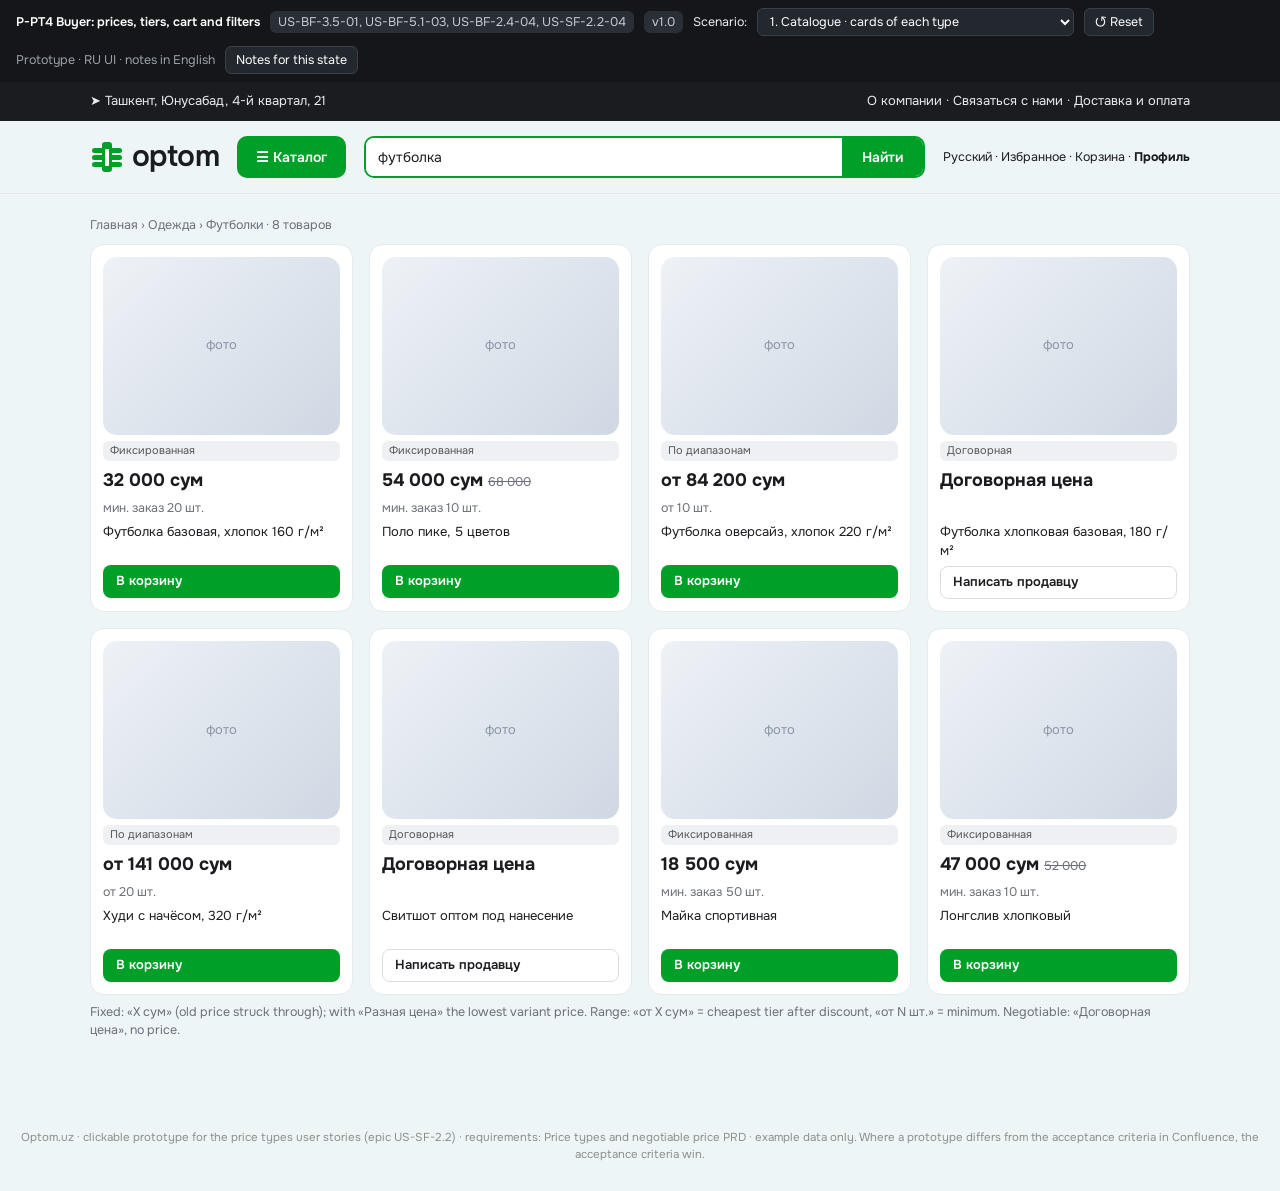
<file: p-pt4-buyer-prices.html>
<!doctype html>
<html lang="ru"><head><meta charset="utf-8"><meta name="robots" content="noindex,nofollow"><meta name="viewport" content="width=device-width,initial-scale=1">
<title>P-PT4 Buyer: prices, tiers, cart and filters</title>
<link rel="preconnect" href="https://fonts.googleapis.com"><link href="https://fonts.googleapis.com/css2?family=Onest:wght@400;500;600;700&display=swap" rel="stylesheet">
<style>/* Optom.uz prototype base — colours and components taken from the Figma exports (Seller website, Buyer website, Super Admin Old) */
:root{
  --green:#00a028; --green-600:#008a22; --green-50:#e6f6ea; --green-100:#cdeed5;
  --ink:#1b1c1f; --ink-2:#38383b; --muted:#6b7079; --muted-2:#8b9189; --line:#e7e9ec; --line-2:#d9dce1;
  --bg:#f3f4f6; --card:#ffffff; --red:#d92d20; --red-50:#fdecec; --amber:#ca8504; --amber-50:#fef7c3;
  --blue:#0c75ed; --blue-50:#e8f2fe; --violet:#7a5af8; --violet-50:#f1edff;
  --radius:12px; --radius-sm:8px;
  --font:"Onest",-apple-system,BlinkMacSystemFont,"Segoe UI",Roboto,sans-serif;
}
*{box-sizing:border-box}
html,body{margin:0;padding:0}
body{font-family:var(--font);font-size:14px;line-height:1.45;color:var(--ink);background:var(--bg)}
button,input,select,textarea{font:inherit;color:inherit}
a{color:var(--green);text-decoration:none}
/* ---- prototype harness bar ---- */
.pbar{position:sticky;top:0;z-index:50;display:flex;flex-wrap:wrap;align-items:center;gap:10px;padding:8px 16px;background:#14161a;color:#e9ecef;font-size:12.5px}
.pbar b{color:#fff;font-weight:600}
.pbar .tag{background:#2a2e35;border-radius:6px;padding:2px 8px;color:#c6cbd2}
.pbar select{background:#23272e;border:1px solid #3a3f47;border-radius:6px;color:#fff;padding:4px 8px;max-width:420px}
.pbar .sp{flex:1}
.pbar button{background:#23272e;border:1px solid #3a3f47;border-radius:6px;color:#fff;padding:4px 10px;cursor:pointer}
.pbar button.on{background:var(--green);border-color:var(--green)}
.notes{position:fixed;right:16px;bottom:16px;width:380px;max-height:60vh;overflow:auto;z-index:60;background:#fffef5;border:1px solid #eadf9f;border-radius:12px;box-shadow:0 12px 30px rgba(0,0,0,.18);padding:14px 16px;font-size:12.5px;display:none}
.notes.show{display:block}
.notes h4{margin:0 0 6px;font-size:13px}
.notes ul{margin:4px 0 0 16px;padding:0}
.notes li{margin:3px 0}
.notes .src{color:#6b6200;font-size:11.5px;margin-top:8px}
/* ---- seller / admin shell ---- */
.shell{display:grid;grid-template-columns:232px 1fr;min-height:calc(100vh - 40px)}
.side{padding:18px 14px;display:flex;flex-direction:column;gap:2px}
.logo{display:flex;align-items:center;gap:8px;font-weight:600;font-size:26px;letter-spacing:-.5px;margin:0 6px 22px;color:var(--ink)}
.logo svg{flex:none}
.side .grp{font-size:11px;font-weight:600;color:var(--muted);letter-spacing:.04em;text-transform:uppercase;margin:14px 10px 6px}
.nav{display:flex;align-items:center;gap:10px;padding:9px 10px;border-radius:10px;color:var(--ink-2);cursor:default}
.nav.on{background:#fff;box-shadow:0 1px 2px rgba(0,0,0,.05);color:var(--ink);font-weight:500}
.nav svg{width:18px;height:18px;stroke:currentColor;fill:none;stroke-width:1.6;opacity:.8}
.side .me{margin-top:auto;background:#fff;border-radius:12px;padding:10px;display:flex;gap:10px;align-items:center}
.ava{width:34px;height:34px;border-radius:50%;background:#d7dbe0;display:grid;place-items:center;font-weight:600;color:#555;flex:none}
.me small{display:block;color:var(--green);font-size:12px}
.main{padding:16px 24px 40px 8px;min-width:0}
.top{display:flex;align-items:center;gap:10px;margin-bottom:14px}
.iconbtn{width:34px;height:34px;border-radius:9px;background:#fff;border:1px solid var(--line);display:grid;place-items:center}
.crumbs{color:var(--muted);font-size:13px;display:flex;gap:8px;align-items:center}
.crumbs b{color:var(--ink);font-weight:500}
.top .sp{flex:1}
.lang{background:#fff;border:1px solid var(--line);border-radius:9px;padding:6px 12px;font-size:13px}
.h1{font-size:26px;font-weight:600;margin:6px 0 14px;display:flex;align-items:center;gap:10px}
/* ---- components ---- */
.card{background:var(--card);border-radius:var(--radius);padding:20px 22px;box-shadow:0 1px 2px rgba(16,24,40,.04)}
.card+.card{margin-top:12px}
.card h3{margin:0 0 4px;font-size:18px;font-weight:600}
.sub{color:var(--muted);margin:0}
.row{display:flex;gap:12px;align-items:center}
.grid2{display:grid;grid-template-columns:1fr 1fr;gap:14px}
.sec{display:grid;grid-template-columns:240px 1fr;gap:24px;padding:20px 0;border-top:1px solid var(--line)}
.sec>.lbl{font-weight:600}
.sec>.lbl .sub{font-weight:400;font-size:13px;margin-top:4px}
.field{display:flex;flex-direction:column;gap:6px;margin-bottom:14px}
.field label{font-size:13px;font-weight:500}
.inp{border:1px solid var(--line-2);border-radius:10px;padding:10px 12px;background:#fff;outline:none;width:100%}
.inp:focus{border-color:var(--green);box-shadow:0 0 0 3px var(--green-50)}
.inp.err{border-color:var(--red)}
.inp[disabled]{background:#f6f7f9;color:var(--muted)}
.err-t{color:var(--red);font-size:12.5px}
.hint{color:var(--muted);font-size:12.5px}
.btn{border:1px solid transparent;border-radius:10px;padding:10px 18px;font-weight:600;cursor:pointer;display:inline-flex;align-items:center;gap:8px;white-space:nowrap}
.btn.pri{background:var(--green);color:#fff}
.btn.pri:hover{background:var(--green-600)}
.btn.pri[disabled]{background:#9fd8ad;cursor:not-allowed}
.btn.out{background:#fff;border-color:var(--line-2);color:var(--ink)}
.btn.soft{background:var(--green-50);color:var(--green)}
.btn.dan{background:var(--red-50);color:var(--red)}
.btn.danfill{background:var(--red);color:#fff}
.btn.link{background:none;padding:6px 4px;color:var(--green)}
.btn.sm{padding:6px 12px;font-size:13px;border-radius:8px}
.btn[disabled]{opacity:.55;cursor:not-allowed}
.pill{display:inline-flex;align-items:center;gap:6px;border-radius:8px;padding:3px 9px;font-size:12.5px;font-weight:500;border:1px solid transparent}
.pill::before{content:"";width:6px;height:6px;border-radius:50%;background:currentColor}
.pill.g{background:var(--green-50);color:var(--green);border-color:var(--green-100)}
.pill.v{background:var(--violet-50);color:var(--violet);border-color:#ddd3ff}
.pill.a{background:#fff6e0;color:#b54708;border-color:#fde7b0}
.pill.r{background:var(--red-50);color:var(--red);border-color:#f9c9c4}
.pill.n{background:#f1f2f4;color:var(--ink-2);border-color:var(--line)}
.pill.b{background:var(--blue-50);color:var(--blue);border-color:#c9e0fd}
.alert{border-radius:12px;padding:14px 16px;display:flex;gap:12px;align-items:flex-start;border-left:4px solid}
.alert .ic{width:22px;height:22px;border-radius:50%;display:grid;place-items:center;color:#fff;font-weight:700;font-size:13px;flex:none}
.alert.w{background:var(--amber-50);border-color:var(--amber)} .alert.w .ic{background:var(--amber)}
.alert.e{background:var(--red-50);border-color:var(--red)} .alert.e .ic{background:var(--red)}
.alert.i{background:var(--blue-50);border-color:var(--blue)} .alert.i .ic{background:var(--blue)}
.alert.s{background:var(--green-50);border-color:var(--green)} .alert.s .ic{background:var(--green)}
.alert b{display:block;margin-bottom:2px}
.toggle{position:relative;width:40px;height:22px;border-radius:12px;background:#d0d4da;border:none;cursor:pointer;flex:none;transition:.15s}
.toggle::after{content:"";position:absolute;top:3px;left:3px;width:16px;height:16px;border-radius:50%;background:#fff;transition:.15s;box-shadow:0 1px 2px rgba(0,0,0,.2)}
.toggle.on{background:var(--green)}
.toggle.on::after{left:21px}
.toggle[disabled]{opacity:.45;cursor:not-allowed}
.chk{display:flex;gap:10px;align-items:flex-start;cursor:pointer;margin:8px 0}
.chk input{width:18px;height:18px;accent-color:var(--green);margin-top:2px;flex:none}
table.t{width:100%;border-collapse:collapse}
table.t th{background:#f6f7f9;text-align:left;font-size:12.5px;font-weight:500;color:var(--muted);padding:10px 12px}
table.t td{border-top:1px solid var(--line);padding:12px;vertical-align:middle}
.kv{display:flex;gap:10px;padding:12px 0;border-top:1px solid var(--line);align-items:flex-start}
.kv:first-of-type{border-top:none}
.kv .k{color:var(--muted)}
.kv svg{width:20px;height:20px;stroke:var(--muted);fill:none;stroke-width:1.6;flex:none;margin-top:1px}
.modal-bg{position:fixed;inset:0;background:rgba(16,18,22,.45);display:grid;place-items:center;z-index:40;padding:20px}
.modal{background:#fff;border-radius:16px;width:min(560px,100%);max-height:90vh;overflow:auto;padding:22px 24px;box-shadow:0 20px 50px rgba(0,0,0,.25)}
.modal h3{margin:0 0 6px;font-size:19px}
.modal .acts{display:flex;justify-content:flex-end;gap:10px;margin-top:18px}
.toast{position:fixed;left:50%;bottom:24px;transform:translateX(-50%);background:#1b1c1f;color:#fff;border-radius:10px;padding:10px 16px;z-index:70;box-shadow:0 10px 30px rgba(0,0,0,.25);font-size:13.5px}
.digits{display:flex;gap:6px;align-items:flex-end}
.digit{background:#eceef1;border-radius:10px;width:42px;height:52px;display:grid;place-items:center;font-size:24px;font-weight:600}
.dsep{font-size:24px;font-weight:600;padding:0 4px 12px}
.ycard{border:1.5px solid var(--line-2);border-radius:12px;padding:12px 14px;display:flex;gap:12px;align-items:center;cursor:pointer;background:#fff}
.ycard.on{border-color:var(--green);background:var(--green-50)}
.ycard .r{width:18px;height:18px;border-radius:50%;border:2px solid var(--line-2);flex:none}
.ycard.on .r{border:5px solid var(--green)}
.ycard[aria-disabled=true]{opacity:.5;cursor:not-allowed}
.yglogo{font-weight:700;letter-spacing:-.3px}
.yglogo i{font-style:italic;font-weight:800}
.code-big{font-size:30px;letter-spacing:6px;font-weight:700;background:#f6f7f9;border-radius:10px;padding:8px 14px;display:inline-block}
.steps{display:flex;justify-content:space-between;position:relative;margin:6px 0 4px}
.steps::before{content:"";position:absolute;left:20px;right:20px;top:17px;height:2px;background:var(--line)}
.step{position:relative;text-align:center;flex:1;color:var(--muted);font-size:13px}
.step .dot{width:36px;height:36px;border-radius:10px;margin:0 auto 6px;background:#fff;border:1.5px solid var(--line-2);display:grid;place-items:center}
.step.on{color:var(--green);font-weight:500}
.step.on .dot{background:var(--green-50);border-color:var(--green)}
.timeline .it{display:flex;gap:12px;padding:8px 0}
.timeline .it .d{width:30px;height:30px;border-radius:50%;background:#f1f2f4;display:grid;place-items:center;flex:none;font-size:13px}
.timeline .it small{display:block;color:var(--muted)}
.muted{color:var(--muted)}
.small{font-size:12.5px}
.mt8{margin-top:8px}.mt12{margin-top:12px}.mt16{margin-top:16px}.mb0{margin-bottom:0}
.spin{width:16px;height:16px;border:2px solid #c8ead1;border-top-color:var(--green);border-radius:50%;animation:sp 0.8s linear infinite;display:inline-block}
@keyframes sp{to{transform:rotate(360deg)}}
.ann{outline:2px dashed #f0b400;outline-offset:3px;border-radius:12px}

:root{--blue:#0c75ed;--ab:#eef5f7}
body{background:var(--ab)}
.ash{display:grid;grid-template-columns:232px 1fr;min-height:calc(100vh - 44px)}
.aside{background:#fff;padding:22px 16px}
.aside .logo{font-size:27px;margin:0 0 28px 12px}
.anav{display:flex;align-items:center;gap:12px;padding:10px 14px;border-radius:10px;font-weight:500;color:#1b1c1f;cursor:default;margin-bottom:4px}
.anav svg{width:20px;height:20px;fill:none;stroke:currentColor;stroke-width:1.6}
.anav.on{background:var(--blue);color:#fff}
.anav .ch{margin-left:auto;font-size:11px;opacity:.6}
.asub{padding:8px 14px 8px 48px;border-radius:8px;color:#4b5563;font-size:14px;margin-bottom:2px;cursor:pointer}
.asub.on{background:#e8f1fd;color:var(--blue);font-weight:500}
.atop{display:flex;justify-content:flex-end;gap:12px;align-items:center;padding:16px 28px;background:#fff}
.abox{border:1px solid var(--line);border-radius:10px;padding:8px 12px;display:flex;gap:8px;align-items:center;background:#fff}
.abox select{border:none;font:inherit;background:transparent;font-weight:500;outline:none}
.apanel{background:#fff;border-radius:14px;margin:24px 28px;padding:24px 26px}
.apanel h1{font-size:24px;margin:0 0 18px;font-weight:600;display:flex;align-items:center;gap:12px}
.apanel h1 .btn{font-size:14px}
.back{width:30px;height:30px;border-radius:50%;display:inline-flex;align-items:center;justify-content:center;color:#555;cursor:pointer}
.tabs{display:flex;gap:6px;border-bottom:1px solid var(--line);margin-bottom:18px}
.tab{padding:10px 14px;cursor:pointer;color:var(--muted);font-weight:500;border-bottom:2px solid transparent;margin-bottom:-1px}
.tab.on{color:var(--ink);border-bottom-color:var(--green)}
.tab .cnt{background:#fde8e7;color:var(--red);border-radius:10px;padding:1px 7px;font-size:12px;margin-left:6px}
.flt{display:flex;gap:10px;margin-bottom:14px;flex-wrap:wrap}
.flt .s{display:flex;flex:1;min-width:260px;border:1px solid var(--green);border-radius:10px;overflow:hidden}
.flt .s input{flex:1;border:none;padding:9px 12px;outline:none;font:inherit}
.flt .s button{background:var(--green);color:#fff;border:none;padding:0 18px;font-weight:600;font:inherit}
.gsel{background:#f2f3f5;border:none;border-radius:10px;padding:9px 12px;font:inherit;min-width:190px}
.chip{display:inline-block;border-radius:5px;padding:2px 8px;font-size:12px;color:#fff;font-weight:500;white-space:nowrap}
.c-blue{background:#1d5fd1}.c-or{background:#f0a020}.c-pur{background:#7a29e0}.c-cy{background:#16a3d9}.c-gr{background:#1fa83c}.c-red{background:#d92d20}.c-gray{background:#5f6368}
.go{width:30px;height:30px;border-radius:50%;background:#e6f6ea;color:var(--green);display:inline-flex;align-items:center;justify-content:center;cursor:pointer;font-weight:700}
.gin{background:#f2f3f5;border-radius:10px;padding:10px 12px;color:#4b5563;min-height:40px}
.g3{display:grid;grid-template-columns:repeat(3,1fr);gap:14px}
.att{border:1px solid var(--line);border-radius:12px;margin-top:12px;overflow:hidden}
.att .hd{display:flex;align-items:center;gap:10px;padding:12px 16px;background:#fafbfc;border-bottom:1px solid var(--line)}
.att .bd{padding:14px 16px}
.prices{display:grid;grid-template-columns:repeat(4,1fr);gap:10px;margin:12px 0}
.pr{border:1px solid var(--line);border-radius:10px;padding:10px 12px}
.pr small{display:block;color:var(--muted);font-size:12px}
.pr b{font-size:17px;font-weight:600}
.pr.hl{border-color:#f5c26b;background:#fffaf0}
.dl{display:grid;grid-template-columns:repeat(3,1fr);gap:6px 18px;font-size:13.5px}
.dl div span{color:var(--muted)}
.log{background:#0f1720;color:#d6e2ee;border-radius:10px;padding:12px;font:12px/1.5 ui-monospace,Menlo,monospace;max-height:340px;overflow:auto;white-space:pre-wrap}
.log .m{color:#7dd3fc}.log .ok{color:#86efac}.log .bad{color:#fca5a5}
.swrow{display:flex;align-items:flex-start;gap:16px;padding:16px 0;border-bottom:1px solid var(--line)}
.swrow .tx{flex:1}
.mono{font-family:ui-monospace,Menlo,monospace;font-size:12.5px}
.ro-note{font-size:12.5px;color:var(--muted);background:#f6f7f9;border-radius:8px;padding:6px 10px;display:inline-block}
.radio-l{display:flex;gap:10px;align-items:flex-start;border:1px solid var(--line);border-radius:10px;padding:10px 12px;margin-top:8px;cursor:pointer}
.radio-l.on{border-color:var(--green);background:var(--green-50)}
textarea.inp{min-height:76px;resize:vertical}

.og{display:grid;grid-template-columns:1fr 330px;gap:12px;align-items:start}
.prod{display:flex;align-items:center;gap:12px}
.thumb{width:40px;height:40px;border-radius:8px;background:linear-gradient(135deg,#e8d8d8,#c9b3b3)}
.price-line{background:#f6f7f9;border-radius:10px;padding:10px 12px;margin-top:12px;font-size:13.5px}
.price-line b{font-weight:600}
.preset{border:1.5px solid var(--line-2);border-radius:10px;padding:10px 12px;cursor:pointer;display:flex;gap:10px;align-items:center}
.preset.on{border-color:var(--green);background:var(--green-50)}
.preset .r{width:16px;height:16px;border-radius:50%;border:2px solid var(--line-2);flex:none}
.preset.on .r{border:5px solid var(--green)}
.presets{display:grid;grid-template-columns:1fr 1fr;gap:8px}
.courier{display:flex;gap:14px;align-items:center;background:#f6f7f9;border-radius:12px;padding:12px 14px}
.cnt{font-variant-numeric:tabular-nums;font-weight:600}

.buyer{background:#fff;min-height:100vh}
.strip{background:#1b1c1f;color:#e9ecef;font-size:13px;display:flex;justify-content:space-between;padding:10px 7%}
.strip span+span{margin-left:28px}
.bh{display:flex;align-items:center;gap:18px;padding:14px 7%;border-bottom:1px solid var(--line)}
.bh .logo{margin:0;font-size:30px}
.srch{flex:1;display:flex;border:2px solid var(--green);border-radius:10px;overflow:hidden}
.srch input{flex:1;border:none;padding:9px 12px;outline:none}
.srch button{background:var(--green);color:#fff;border:none;padding:0 20px;font-weight:600}
.wrapb{padding:24px 7% 60px}
.cg{display:grid;grid-template-columns:1fr 330px;gap:40px;align-items:start}
.blk{margin-bottom:26px}
.blk h2{font-size:19px;margin:0 0 4px;font-weight:600}
.box{border:1px solid var(--line);border-radius:14px;padding:4px 16px}
.opt{display:flex;gap:12px;align-items:center;padding:14px 0}
.opt+.opt{border-top:1px solid var(--line)}
.radio{width:18px;height:18px;border-radius:50%;border:2px solid var(--line-2);flex:none}
.radio.on{border:5px solid var(--green)}
.tiles{display:grid;grid-template-columns:repeat(4,1fr);gap:10px;margin-top:12px}
.tile{border:1px solid var(--line-2);border-radius:12px;padding:14px;height:84px;display:flex;flex-direction:column;justify-content:space-between;cursor:pointer;background:#fff}
.tile.on{border-color:var(--green);background:var(--green-50)}
.tile .lg{font-size:17px}
.sumc{border-radius:16px;box-shadow:0 2px 12px rgba(16,24,40,.08);padding:20px 22px}
.sumc .ln{display:flex;justify-content:space-between;margin:7px 0;color:var(--muted)}
.sumc .ln b{color:var(--ink);font-weight:600}
.sumc .tot{display:flex;justify-content:space-between;border-top:1px solid var(--line);padding-top:14px;margin-top:12px;font-size:18px;font-weight:600}
.big{width:100%;justify-content:center;padding:15px;font-size:16px;border-radius:12px;margin-top:16px}
.ygopts{display:grid;gap:8px;margin-top:12px}
.valid{display:flex;align-items:center;gap:10px;font-size:13px;color:var(--muted);margin-top:10px}
.demo{background:#fff3c4;border:1px dashed #d9b400;color:#6b5600;border-radius:6px;padding:2px 8px;font-size:11.5px;cursor:pointer}
.adr{display:grid;grid-template-columns:repeat(4,1fr);gap:10px}
.oc{display:grid;grid-template-columns:1fr 330px;gap:40px;align-items:start}
.track{border:1px solid var(--line);border-radius:14px;padding:16px 18px;margin-top:14px}
/* ---- seller-delivery additions ---- */
.phonewrap{display:flex;justify-content:center;padding:24px 0 40px}
.phone{width:390px;min-height:780px;border:11px solid #15171a;border-radius:44px;background:#f3f4f6;overflow:hidden;position:relative;box-shadow:0 20px 50px rgba(0,0,0,.18)}
.phone .sb{height:34px;display:flex;justify-content:space-between;align-items:center;padding:0 22px;font-size:13px;font-weight:600;background:#fff}
.phone .ah{background:#fff;padding:10px 16px 12px;display:flex;align-items:center;gap:10px;border-bottom:1px solid var(--line)}
.phone .ah b{font-size:17px}
.phone .pc{padding:12px}
.phone .card{padding:14px 14px;border-radius:14px}
.phone .btn{padding:11px 14px}
.phone .tabbar{position:absolute;left:0;right:0;bottom:0;background:#fff;border-top:1px solid var(--line);display:flex;justify-content:space-around;padding:8px 0 14px;font-size:11px;color:var(--muted)}
.phone .tabbar .on{color:var(--green);font-weight:600}
.phone .sheet{position:absolute;left:0;right:0;bottom:0;background:#fff;border-radius:20px 20px 0 0;padding:18px 16px 26px;box-shadow:0 -10px 30px rgba(0,0,0,.15);z-index:5}
.cityrow{display:grid;grid-template-columns:1fr 200px 34px;gap:8px;align-items:center;margin-top:8px}
.brblock{border:1px solid var(--line);border-radius:12px;padding:12px 14px;margin-top:10px}
.brblock.on{border-color:var(--green-100);background:#fbfefb}
.x{width:34px;height:38px;border-radius:9px;border:1px solid var(--line-2);background:#fff;cursor:pointer;color:var(--muted)}
.counter{float:right;color:var(--muted);font-size:12px}
.sdcard{border:1.5px solid var(--line-2);border-radius:12px;padding:14px;display:flex;gap:12px;align-items:flex-start;cursor:pointer;background:#fff;margin-top:12px}
.sdcard.on{border-color:var(--green);background:var(--green-50)}
.sdcard.off{background:#f6f7f9;cursor:not-allowed;color:var(--muted)}
.sdcard .r{width:18px;height:18px;border-radius:50%;border:2px solid var(--line-2);flex:none;margin-top:2px}
.sdcard.on .r{border:5px solid var(--green)}
.sdcard .why{color:var(--red);font-size:13px;margin-top:4px}
.info{display:inline-grid;place-items:center;width:18px;height:18px;border-radius:50%;background:#eceef1;color:var(--ink-2);font-size:11px;font-weight:700;cursor:pointer;margin-left:6px;vertical-align:middle}
.tip{background:#1b1c1f;color:#fff;border-radius:10px;padding:10px 12px;font-size:12.5px;margin-top:8px;max-width:420px}
.codebox{display:flex;gap:8px;justify-content:center;margin:14px 0}
.codebox input{width:52px;height:60px;text-align:center;font-size:26px;font-weight:600;border:1.5px solid var(--line-2);border-radius:12px;outline:none}
.codebox input:focus{border-color:var(--green)}
.overdue{color:var(--red);font-weight:600}
.dflt{border:1px solid var(--line);border-radius:14px;padding:16px;background:#fff}
.dflt h4{margin:14px 0 8px;font-size:15px}
.dflt h4:first-child{margin-top:0}
.fopt{display:flex;align-items:center;gap:10px;padding:6px 0;cursor:pointer}
.fopt .radio{width:18px;height:18px}
.chipf{display:inline-block;border:1px solid var(--line);border-radius:18px;padding:5px 12px;margin:0 6px 6px 0;font-size:13px;background:#f6f7f9}
.pgrid{display:grid;grid-template-columns:repeat(3,1fr);gap:14px}
.pcard{background:#fff;border:1px solid var(--line);border-radius:14px;padding:10px}
.pcard .img{height:120px;border-radius:10px;background:linear-gradient(135deg,#eef0ec,#d9dfd6);margin-bottom:8px}
.pcard .pr{font-weight:700;font-size:16px}
.ptag{display:inline-block;font-size:11.5px;border-radius:6px;padding:2px 7px;background:#f1f2f4;color:var(--ink-2);margin-top:6px}
.empty{text-align:center;color:var(--muted);padding:50px 0}
.addrpick{position:fixed;inset:0;background:rgba(16,18,22,.45);display:grid;place-items:center;z-index:45}
.reasons label{display:flex;gap:10px;align-items:center;border:1px solid var(--line);border-radius:10px;padding:10px 12px;margin-top:8px;cursor:pointer}
.reasons label.on{border-color:var(--green);background:var(--green-50)}
.notif{background:#fff;border-radius:16px;box-shadow:0 10px 30px rgba(0,0,0,.15);padding:12px 14px;display:flex;gap:10px;max-width:360px}
.notif .ic2{width:36px;height:36px;border-radius:10px;background:var(--green);color:#fff;display:grid;place-items:center;font-weight:700;flex:none}
/* ---- pickup additions ---- */
.qr{display:block;background:#fff;padding:10px;border-radius:12px;border:1px solid var(--line)}
.qrwrap{display:flex;gap:22px;align-items:center;flex-wrap:wrap;margin-top:12px}
.hcode{font-size:34px;font-weight:700;letter-spacing:6px;font-variant-numeric:tabular-nums}
.brcard{border:1.5px solid var(--green);background:var(--green-50);border-radius:14px;padding:14px 16px;margin-top:12px}
.brcard .nm{font-weight:600;font-size:16px}
.badge{display:inline-block;font-size:12px;border-radius:12px;padding:2px 9px;margin-left:8px;vertical-align:middle;background:#e7f6ea;color:#0c7a2a;font-weight:600}
.badge.n{background:#eef1f6;color:#3b4a63}
.hrs{display:grid;grid-template-columns:110px 120px 1fr;gap:6px 12px;align-items:center;margin-top:8px}
.hrs .d{font-weight:500}
.hrs select{max-width:110px}
.hrow-err{grid-column:1/-1;color:var(--red);font-size:12.5px;margin:-2px 0 4px}
.blist .bl{display:grid;grid-template-columns:1fr auto;gap:4px 12px;padding:12px 4px;border-bottom:1px solid var(--line);cursor:pointer}
.blist .bl:hover{background:#fafbfa}
.blist .bl.dis{cursor:not-allowed;color:var(--muted)}
.blist .bl .why{color:var(--red);font-size:12.5px}
.blist .bl.sel{background:var(--green-50)}
.ptabs{display:flex;background:#f1f2f4;border-radius:10px;padding:3px;gap:3px;margin:10px 0}
.ptabs span{flex:1;text-align:center;padding:7px;border-radius:8px;cursor:pointer;font-weight:500}
.ptabs span.on{background:#fff;box-shadow:0 1px 3px rgba(0,0,0,.1)}
.map{position:relative;height:360px;border-radius:12px;overflow:hidden;background:#eef2e8;background-image:linear-gradient(90deg,rgba(255,255,255,.9) 6px,transparent 6px),linear-gradient(rgba(255,255,255,.9) 6px,transparent 6px),linear-gradient(35deg,transparent 48%,rgba(255,255,255,.95) 48%,rgba(255,255,255,.95) 52%,transparent 52%);background-size:90px 90px,90px 90px,100% 100%}
.map .river{position:absolute;left:-10%;top:58%;width:120%;height:22px;background:#cfe3f5;transform:rotate(-8deg)}
.map .pinm{position:absolute;transform:translate(-50%,-100%);cursor:pointer;text-align:center}
.map .pinm svg{width:34px;height:34px;fill:var(--green);stroke:#fff;stroke-width:1.5}
.map .pinm.dis svg{fill:#a9adb3}
.map .pinm.sel svg{fill:#0a6b22}
.map .pinm small{display:block;background:#fff;border-radius:6px;padding:1px 6px;font-size:11px;white-space:nowrap;box-shadow:0 1px 3px rgba(0,0,0,.15)}
.map .me{position:absolute;width:16px;height:16px;border-radius:50%;background:#2f6fde;border:3px solid #fff;box-shadow:0 0 0 6px rgba(47,111,222,.2);transform:translate(-50%,-50%)}
.map .mcard{position:absolute;left:12px;right:12px;bottom:12px;background:#fff;border-radius:12px;padding:12px 14px;box-shadow:0 6px 20px rgba(0,0,0,.18)}
.scan{background:#111;border-radius:16px;height:420px;position:relative;display:grid;place-items:center;overflow:hidden}
.scan .vf{width:220px;height:220px;border:3px solid rgba(255,255,255,.85);border-radius:18px;box-shadow:0 0 0 2000px rgba(0,0,0,.45)}
.scan .lbl{position:absolute;top:18px;color:#fff;font-size:13px}
.demo-acts{display:flex;flex-wrap:wrap;gap:6px;margin-top:10px}
.demo-acts button{font-size:12px;border:1px dashed #b8bdc4;background:#fbfbfc;border-radius:8px;padding:6px 9px;cursor:pointer;color:#555b63}
.sumbox{border:1px solid var(--line);border-radius:12px;padding:12px 14px;margin-top:10px;background:#fafbfc}
.lock{filter:grayscale(1);opacity:.6;pointer-events:none}
.lockscreen{background:linear-gradient(160deg,#2b3a55,#5d4b6e);min-height:700px;padding:30px 14px 20px;color:#fff}
.lockscreen .clock{text-align:center;font-size:62px;font-weight:300;margin:10px 0 2px}
.lockscreen .date{text-align:center;font-size:15px;opacity:.9;margin-bottom:22px}
.push{background:rgba(255,255,255,.92);color:#1b1c1f;border-radius:16px;padding:10px 12px;margin-bottom:8px;display:flex;gap:10px}
.push .ap{width:30px;height:30px;border-radius:8px;background:var(--green);color:#fff;display:grid;place-items:center;font-weight:800;font-size:13px;flex:none}
.push .tt{font-weight:600;font-size:13.5px}
.push .tx{font-size:13px;line-height:1.35}
.push .meta{font-size:11px;color:#6b7178;display:flex;justify-content:space-between}
.push .acts2{display:flex;gap:6px;margin-top:6px}
.push .acts2 span{background:#eef0f2;border-radius:8px;padding:4px 8px;font-size:12px;font-weight:500}
.nlist{position:absolute;right:16px;top:58px;width:400px;background:#fff;border-radius:14px;box-shadow:0 16px 40px rgba(0,0,0,.18);z-index:20;overflow:hidden}
.nlist .hd{display:flex;justify-content:space-between;padding:12px 16px;border-bottom:1px solid var(--line);font-weight:600}
.nlist .it{display:flex;gap:10px;padding:12px 16px;border-bottom:1px solid var(--line)}
.nlist .it.unread{background:#f3fbf5}
.nlist .it .dt{width:8px;height:8px;border-radius:50%;background:var(--green);margin-top:6px;flex:none}
.nlist .it.read .dt{background:transparent}
.bellc{position:relative}
.bellc .cnt2{position:absolute;top:-4px;right:-4px;background:var(--red);color:#fff;border-radius:9px;font-size:10.5px;padding:0 5px;font-weight:700}
.sms{background:#fff;min-height:700px}
.sms .hd{padding:10px 14px;border-bottom:1px solid var(--line);text-align:center;font-weight:600}
.sms .bub{background:#e9e9eb;border-radius:18px;padding:9px 13px;margin:10px 60px 4px 12px;font-size:14.5px;line-height:1.35}
.sms .tm{font-size:11px;color:#8b9189;margin:0 12px}
.lenok{color:#0c7a2a;font-weight:600}.lenbad{color:var(--red);font-weight:700}
.langsw span{display:inline-block;border:1px solid var(--line-2);border-radius:8px;padding:4px 10px;margin-right:6px;cursor:pointer}
.langsw span.on{background:var(--green);border-color:var(--green);color:#fff}
.alog td{font-size:13px}
/* ---- P-OL1 cart and checkout ---- */
.cartg{border:1px solid var(--line);border-radius:14px;padding:0 16px 4px;margin-bottom:16px;background:#fff}
.cartg .sh{display:flex;align-items:center;gap:10px;padding:14px 0 10px;font-weight:600;font-size:16px}
.cartg .sh svg{width:20px;height:20px;stroke:var(--muted);fill:none;stroke-width:1.6}
.cartg .bh2{display:flex;align-items:center;gap:8px;padding:8px 12px;margin:2px 0 4px;background:#f6f7f9;border-radius:10px;font-size:13px;color:var(--ink-2)}
.cartg .bh2 svg{width:16px;height:16px;stroke:var(--muted);fill:none;stroke-width:1.6}
.cline{display:grid;grid-template-columns:22px 64px 1fr 120px 140px;gap:14px;align-items:center;padding:14px 0;border-top:1px solid var(--line)}
.cartg .bh2+.cline{border-top:none}
.cline input[type=checkbox]{width:18px;height:18px;accent-color:var(--green);cursor:pointer}
.cline .pimg{width:64px;height:64px;border-radius:10px;background:linear-gradient(135deg,#eef0ec,#d9dfd6)}
.cline .pn{font-weight:500}
.ship{font-size:13px;color:var(--ink-2);display:flex;gap:6px;align-items:center;margin-top:6px;flex-wrap:wrap}
.ship svg{width:15px;height:15px;stroke:var(--muted);fill:none;stroke-width:1.6}
.ship .chg{color:var(--green);cursor:pointer;font-weight:500;margin-left:4px}
.near{display:inline-block;font-size:11.5px;border-radius:10px;padding:1px 8px;background:#eef1f6;color:#3b4a63;font-weight:600}
.qty{display:inline-flex;align-items:center;border:1px solid var(--line-2);border-radius:9px;overflow:hidden}
.qty span{padding:5px 10px;color:var(--muted)}
.qty b{white-space:nowrap;padding:5px 10px;font-weight:600;border-left:1px solid var(--line);border-right:1px solid var(--line)}
.ltot{text-align:right;font-weight:600;font-size:15px}
.mtile{border:1.5px solid var(--line-2);border-radius:12px;padding:12px 14px;display:flex;gap:12px;align-items:center;cursor:pointer;background:#fff;margin-top:10px}
.mtile.on{border-color:var(--green);background:var(--green-50)}
.mtile .r{width:18px;height:18px;border-radius:50%;border:2px solid var(--line-2);flex:none}
.mtile.on .r{border:5px solid var(--green)}
.mtile.off{background:#f6f7f9;cursor:not-allowed;color:var(--muted)}
.mtile.off .r{background:#eceef1}
.mtile .mic{width:22px;height:22px;stroke:var(--ink-2);fill:none;stroke-width:1.6;flex:none}
.mtile.off .mic{stroke:var(--muted)}
.mtile .why{color:var(--red);font-size:13px;margin-top:2px}
.mtile .mp{font-weight:600;white-space:nowrap;text-align:right}
.mtile .mp s{display:block;color:var(--muted);font-weight:400;font-size:12px}
.mtile.off .yglogo,.mtile.off span[style]{opacity:.55}
.demo-line{border:1px dashed #b8bdc4;background:#fbfbfc;border-radius:10px;padding:8px 12px;font-size:12.5px;color:#555b63;margin-top:12px}
.demo-sw{display:flex;align-items:center;gap:10px;font-size:12.5px;color:#555b63;border:1px dashed #b8bdc4;background:#fbfbfc;border-radius:10px;padding:8px 12px;margin-top:12px;cursor:pointer}
.backl{color:var(--green);cursor:pointer;font-weight:500;font-size:13px}
.pay-pg{min-height:100vh;background:#eef1f5;display:flex;align-items:flex-start;justify-content:center;padding:50px 20px}
.pay-card{width:460px;background:#fff;border-radius:18px;box-shadow:0 10px 30px rgba(16,24,40,.08);padding:26px 28px}
.pay-logo{font-weight:800;font-size:24px;letter-spacing:-.5px;color:#1f3d8a}
.pay-logo i{color:#24b47e;font-style:normal}
.cd{font-size:30px;font-weight:700;font-variant-numeric:tabular-nums;color:var(--ink)}
.cd.low{color:var(--red)}
.phones{display:flex;gap:18px;justify-content:center;padding:18px 0 30px}
.phones .pcol{display:flex;flex-direction:column;align-items:center;gap:8px}
.phones .cap{font-size:12.5px;color:#555b63;font-weight:500}
.phones .phonewrap{padding:0}
.phones .phone{width:372px;min-height:760px}
.phone .mline{display:grid;grid-template-columns:20px 48px 1fr;gap:10px;padding:12px 0;border-top:1px solid var(--line)}
.phone .mline .pimg{width:48px;height:48px;border-radius:9px;background:linear-gradient(135deg,#eef0ec,#d9dfd6)}
.phone .mline input{width:18px;height:18px;accent-color:var(--green);margin-top:14px}
.phone .ship{font-size:12.5px}
.phone .dim{position:absolute;inset:0;background:rgba(16,18,22,.45);z-index:4}
.phone .sheet .bl{padding:11px 2px}
.phone .botbar{position:absolute;left:0;right:0;bottom:54px;background:#fff;border-top:1px solid var(--line);padding:10px 14px}
.phone .mtile{padding:10px 12px;margin-top:8px}
.phone .alert{padding:10px 12px;font-size:12.5px}
/* ---- P-OL2 order pages (buyer and seller); every class starts with o2 ---- */
.o2state{display:flex;gap:14px;align-items:flex-start;border-radius:14px;padding:14px 16px;margin:6px 0 4px;background:var(--red-50);border:1px solid #f9c9c4}
.o2state .ic{width:36px;height:36px;border-radius:10px;display:grid;place-items:center;font-weight:700;color:#fff;flex:none;background:var(--red)}
.o2state .lbl{font-weight:600;font-size:17px;color:var(--red)}
.o2state .tx{margin-top:4px}
.o2state .tx div{margin-top:2px}
.o2date{display:inline-flex;gap:6px;align-items:center;font-size:13px;color:var(--ink-2)}
.o2date svg{width:16px;height:16px;stroke:var(--muted);fill:none;stroke-width:1.6}
.o2line{display:grid;grid-template-columns:40px 1fr auto;gap:12px;align-items:center;padding:10px 0;border-top:1px solid var(--line)}
.o2line:first-of-type{border-top:none}
.o2tabs{display:flex;gap:4px;border-bottom:1px solid var(--line);margin:4px 0 14px;flex-wrap:wrap}
.o2tab{padding:10px 12px;cursor:pointer;color:var(--muted);font-weight:500;border-bottom:2px solid transparent;margin-bottom:-1px;white-space:nowrap}
.o2tab.on{color:var(--ink);border-bottom-color:var(--green)}
.o2tab .c{background:#eef0f2;color:var(--ink-2);border-radius:10px;padding:1px 7px;font-size:12px;margin-left:6px}
.o2tab.on .c{background:var(--green-50);color:var(--green)}
.o2tab .c.r{background:#fde8e7;color:var(--red)}
tr.o2go{cursor:pointer}
tr.o2go:hover td{background:#fafbfa}
.o2left{font-weight:600;font-variant-numeric:tabular-nums;white-space:nowrap}
.o2left.red{color:var(--red)}
.o2mw{position:relative;display:inline-block}
.o2menu{position:absolute;top:calc(100% + 6px);left:0;width:360px;background:#fff;border:1px solid var(--line);border-radius:12px;box-shadow:0 12px 30px rgba(0,0,0,.14);padding:6px;z-index:10}
.o2menu .mi{padding:9px 12px;border-radius:8px;cursor:pointer;font-weight:500}
.o2menu .mi:hover{background:var(--green-50)}
.o2menu .mh{padding:8px 12px;color:var(--muted);font-size:12.5px;white-space:normal}
.o2hist .it{display:grid;grid-template-columns:128px 1fr;gap:12px;padding:10px 0;border-top:1px solid var(--line)}
.o2hist .it:first-child{border-top:none}
.o2hist .tm{color:var(--muted);font-size:12.5px;font-variant-numeric:tabular-nums}
.o2hist .meta{color:var(--muted);font-size:12.5px;margin-top:3px;display:flex;gap:6px;align-items:center;flex-wrap:wrap}
.o2hist .cm{font-size:13px;margin-top:3px}
.o2src{display:inline-block;font-size:11.5px;border-radius:6px;padding:1px 7px;background:#f1f2f4;color:var(--ink-2)}
.o2src.ev{background:#eef5fe;color:#1d5fd1}
.o2src.job{background:var(--violet-50);color:var(--violet)}
.o2src.cor{background:#fff6e0;color:#b54708}
.o2demo{display:flex;flex-wrap:wrap;gap:6px;margin-top:12px}
.o2demo button,.o2demo label{font-size:12px;border:1px dashed #b8bdc4;background:#fbfbfc;border-radius:8px;padding:6px 9px;cursor:pointer;color:#555b63;display:inline-flex;gap:6px;align-items:center}
.o2demo button.on,.o2demo label.on{border-color:#d9b400;background:#fff3c4;color:#6b5600}
.o2demo input{accent-color:#b58a00;margin:0}
.o2chat{background:#f1f2f4;border-radius:12px;padding:9px 12px;margin-top:10px;font-size:13.5px}
.o2chat small{display:block;color:var(--muted);margin-top:3px}
.o2acts{display:flex;gap:10px;flex-wrap:wrap;margin-top:12px}
.phone .o2dim{position:absolute;inset:0;background:rgba(16,18,22,.45);z-index:4}
.phone .steps .step{font-size:11px}
.phone .steps .step .dot{width:30px;height:30px}
.phone .steps::before{top:15px}
.phone .o2full{width:100%;justify-content:center}
.phone .o2state{padding:12px}
/* Price types prototypes P-PT3, P-PT4 */
.ptwrap{padding:22px 7% 60px}
.bc{font-size:12.5px;color:var(--muted);margin-bottom:10px}
.pp{display:grid;grid-template-columns:420px 1fr;gap:28px;background:#fff;border-radius:16px;padding:22px}
.pimg{aspect-ratio:1/1;border-radius:14px;background:linear-gradient(135deg,#eef2f7,#cfd8e3);display:flex;align-items:center;justify-content:center;color:#8a96a6;font-size:13px}
.pp h1{font-size:22px;margin:0 0 6px;font-weight:600}
.pp .bigp{font-size:26px;font-weight:700;margin:10px 0 2px}
.pp .old{color:var(--muted);text-decoration:line-through;font-size:15px;margin-left:8px;font-weight:500}
.vpick{display:flex;gap:8px;flex-wrap:wrap;margin:8px 0}
.vpick span{border:1.5px solid var(--line-2);border-radius:9px;padding:6px 12px;cursor:pointer;background:#fff}
.vpick span.on{border-color:var(--green);background:var(--green-50)}
.tiers{border:1px solid var(--line);border-radius:12px;overflow:hidden;margin:12px 0}
.tiers .tr{display:flex;justify-content:space-between;padding:9px 14px;border-top:1px solid var(--line)}
.tiers .tr:first-child{border-top:none}
.tiers .tr.hl{background:var(--green-50);font-weight:600}
.tiers .tr s{color:var(--muted);margin-right:8px;font-weight:400}
.step{display:inline-flex;align-items:center;border:1.5px solid var(--line-2);border-radius:10px;overflow:hidden;background:#fff}
.stp{display:inline-flex;align-items:center;border:1.5px solid var(--line-2);border-radius:10px;overflow:hidden;background:#fff}
.stp button{border:none;background:#fff;width:34px;height:34px;font-size:18px;cursor:pointer}
.stp input{width:70px;border:none;text-align:center;height:34px;outline:none;font-weight:600}
.stp.lock{background:#f4f5f7}.stp.lock input{background:#f4f5f7;color:var(--muted)}
.hintg{background:var(--green-50);color:#0b5f22;border-radius:9px;padding:8px 12px;font-size:13px;margin:8px 0}
.warnb{background:var(--amber-50);color:#7a5200;border-radius:9px;padding:8px 12px;font-size:13px;margin:8px 0}
.errb{background:var(--red-50);color:#9b1c13;border-radius:9px;padding:8px 12px;font-size:13px;margin:8px 0}
.infob{background:var(--blue-50);color:#0a4c9c;border-radius:9px;padding:8px 12px;font-size:13px;margin:8px 0}
.lock-ic{display:inline-block;margin-right:4px}
.grid-cards{display:grid;grid-template-columns:repeat(4,1fr);gap:16px}
.pcard{background:#fff;border-radius:14px;padding:12px;display:flex;flex-direction:column;gap:6px}
.pcard .pimg{aspect-ratio:4/3}
.pcard .pr1{font-size:18px;font-weight:700}
.pcard .moq{font-size:12.5px;color:var(--muted)}
.pcard .tl{font-size:13px;min-height:36px}
.tagt{display:inline-block;font-size:11px;background:#eef0f3;color:#555;border-radius:6px;padding:2px 7px}
/* chat */
.chatw{display:grid;grid-template-columns:300px 1fr;background:#fff;border-radius:16px;overflow:hidden;min-height:640px;border:1px solid var(--line)}
.clist{border-right:1px solid var(--line);background:#fafbfc}
.clist .ci{display:grid;grid-template-columns:42px 1fr;gap:10px;padding:12px 14px;border-bottom:1px solid var(--line);cursor:pointer}
.clist .ci.on{background:var(--green-50)}
.clist .ci .th{width:42px;height:42px;border-radius:9px;background:linear-gradient(135deg,#eef2f7,#cfd8e3)}
.clist .ci small{display:block;color:var(--muted);font-size:12px}
.cmain{display:flex;flex-direction:column;min-height:640px}
.chead{display:flex;align-items:center;gap:12px;padding:12px 16px;border-bottom:1px solid var(--line)}
.chead .th{width:44px;height:44px;border-radius:10px;background:linear-gradient(135deg,#eef2f7,#cfd8e3)}
.chead .sp{flex:1}
.cbody{flex:1;padding:16px;display:flex;flex-direction:column;gap:10px;background:#f6f7f9;overflow:auto;max-height:620px}
.msg{max-width:62%;padding:9px 12px;border-radius:12px;background:#fff;border:1px solid var(--line);font-size:13.5px}
.msg.me{align-self:flex-end;background:var(--green-50);border-color:var(--green-100)}
.msg small{display:block;color:var(--muted);font-size:11px;margin-top:3px}
.sysm{align-self:center;font-size:12px;color:var(--muted);background:#eceef1;border-radius:10px;padding:4px 10px}
.pcm{align-self:flex-start;display:grid;grid-template-columns:56px 1fr;gap:10px;background:#fff;border:1px solid var(--line);border-radius:12px;padding:10px;width:340px}
.pcm .th{width:56px;height:56px;border-radius:10px;background:linear-gradient(135deg,#eef2f7,#cfd8e3)}
.cinput{display:flex;gap:8px;padding:12px 16px;border-top:1px solid var(--line)}
.cinput input{flex:1;border:1px solid var(--line-2);border-radius:10px;padding:9px 12px;outline:none}
.ofr{width:440px;background:#fff;border:1.5px solid var(--green-100);border-radius:14px;padding:12px 14px;box-shadow:0 2px 8px rgba(0,0,0,.04)}
.ofr.me{align-self:flex-end}.ofr.them{align-self:flex-start}
.ofr.dead{opacity:.6;border-color:var(--line)}
.ofr h4{margin:0 0 4px;font-size:14.5px;display:flex;justify-content:space-between;align-items:center;gap:8px}
.ofr .ln{display:flex;justify-content:space-between;font-size:13px;padding:5px 0;border-top:1px dashed var(--line)}
.ofr .tot{display:flex;justify-content:space-between;font-weight:700;margin-top:6px;padding-top:6px;border-top:1px solid var(--line)}
.ofr .meta{font-size:12px;color:var(--muted);margin-top:6px}
.ofr .acts{display:flex;gap:8px;margin-top:10px;flex-wrap:wrap}
.ofr .cmt{font-size:12.5px;background:#f6f7f9;border-radius:8px;padding:6px 9px;margin-top:6px}
.ofr .cd{font-size:12px;color:#b54708;font-weight:600}
/* offer form panel */
.ofp{position:fixed;top:0;right:0;bottom:0;width:560px;background:#fff;box-shadow:-8px 0 30px rgba(0,0,0,.15);z-index:55;display:flex;flex-direction:column}
.ofp .hd{padding:16px 20px;border-bottom:1px solid var(--line);display:flex;justify-content:space-between;align-items:center}
.ofp .bd{padding:16px 20px;overflow:auto;flex:1}
.ofp .ft{padding:12px 20px;border-top:1px solid var(--line);display:flex;gap:8px;justify-content:flex-end}
.oline{display:grid;grid-template-columns:1.6fr .75fr .95fr .9fr 24px;gap:8px;align-items:start;margin:8px 0}
.oline select,.oline input,.ofp select,.ofp textarea,.ofp input{border:1px solid var(--line-2);border-radius:9px;padding:8px 10px;width:100%;outline:none;background:#fff}
.oline .e,.ofp .e{border-color:var(--red)!important}
.oline .et{grid-column:1/-1;color:var(--red);font-size:12px;margin-top:-4px}
.oline .lt{padding-top:9px;font-weight:600;text-align:right}
.oline .x{border:none;background:none;cursor:pointer;color:var(--muted);font-size:18px;padding-top:6px}
.segm{display:inline-flex;border:1px solid var(--line-2);border-radius:9px;overflow:hidden}
.segm span{padding:7px 14px;cursor:pointer;border-left:1px solid var(--line-2)}
.segm span:first-child{border-left:none}
.segm span.on{background:var(--green);color:#fff}
/* cart */
.cart{display:grid;grid-template-columns:1fr 340px;gap:20px}
.cgrp{background:#fff;border-radius:14px;padding:14px 16px;margin-bottom:14px}
.cgrp .gh{display:flex;justify-content:space-between;align-items:center;font-weight:600;margin-bottom:6px}
.cl{display:grid;grid-template-columns:24px 52px 1fr 150px 130px;gap:12px;align-items:center;padding:10px 0;border-top:1px solid var(--line)}
.cl .th{width:52px;height:52px;border-radius:9px;background:linear-gradient(135deg,#eef2f7,#cfd8e3)}
.cl input[type=checkbox]{width:18px;height:18px;accent-color:var(--green)}
.cl .pr{text-align:right;font-weight:600}
.cl .pr small{display:block;color:var(--muted);font-weight:400}
.offg{border:1.5px solid var(--green-100);border-radius:12px;padding:8px 12px;margin:8px 0;background:#fbfefc}
.offg .oh{display:flex;justify-content:space-between;align-items:center;font-size:13px;font-weight:600;color:#0b5f22}
.aside-sum{background:#fff;border-radius:14px;padding:16px;height:max-content;position:sticky;top:60px}
.aside-sum .r{display:flex;justify-content:space-between;margin:6px 0}
.setaside{background:#fff;border-radius:14px;padding:14px 16px;border:1px dashed var(--line-2)}
/* lists */
.tbl{width:100%;border-collapse:collapse;background:#fff;border-radius:12px;overflow:hidden}
.tbl th,.tbl td{text-align:left;padding:10px 12px;border-bottom:1px solid var(--line);font-size:13px}
.tbl th{background:#f6f7f9;color:var(--muted);font-weight:600;font-size:12px}
.fchips{display:flex;gap:8px;flex-wrap:wrap;margin:10px 0}
.fchips span{border:1px solid var(--line-2);border-radius:20px;padding:5px 12px;cursor:pointer;background:#fff;font-size:13px}
.fchips span.on{background:var(--ink);color:#fff;border-color:var(--ink)}
.histp{background:#fff;border-radius:12px;padding:12px 14px;border:1px solid var(--line);margin-top:8px;font-size:12.5px}
.histp .it{display:grid;grid-template-columns:130px 1fr 160px;gap:8px;padding:5px 0;border-top:1px solid var(--line)}
/* notifications */
.nlist{background:#fff;border-radius:14px;width:420px;box-shadow:0 10px 30px rgba(0,0,0,.12);overflow:hidden}
.nlist .ni{padding:12px 14px;border-top:1px solid var(--line)}
.nlist .ni b{display:block}
.push{background:rgba(250,250,252,.96);border-radius:16px;padding:10px 12px;margin:8px;box-shadow:0 6px 18px rgba(0,0,0,.15);font-size:12.5px}
.push b{display:block;font-size:13px}
/* filters */
.srchp{display:grid;grid-template-columns:260px 1fr;gap:20px}
.fpanel{background:#fff;border-radius:14px;padding:14px 16px;height:max-content}
.fpanel h5{margin:12px 0 6px;font-size:13px}
.fpanel input[type=number]{width:100%;border:1px solid var(--line-2);border-radius:8px;padding:7px 9px}
.fpanel input:disabled{background:#f2f3f5}
.sortb{display:flex;gap:8px;margin-bottom:12px;align-items:center;font-size:13px}
.ofr h4 .pill{white-space:nowrap;flex:none}
</style></head><body>
<div id="app"></div><p style="text-align:center;color:#8b9189;font-size:11.5px;margin:18px 0 28px">Optom.uz · clickable prototype for the price types user stories (epic US-SF-2.2) · requirements: Price types and negotiable price PRD · example data only. Where a prototype differs from the acceptance criteria in Confluence, the acceptance criteria win.</p>
<script>// Prototype harness: scenario picker, notes panel, toasts, icons, seller shell
const $ = (s, r = document) => r.querySelector(s);
const esc = s => String(s).replace(/[&<>"]/g, c => ({ "&": "&amp;", "<": "&lt;", ">": "&gt;", '"': "&quot;" }[c]));
const som = n => Math.round(n).toLocaleString("ru-RU").replace(/,/g, " ") + " сум";
const ICON = {
  chart: '<svg viewBox="0 0 24 24"><path d="M4 20V10M10 20V4M16 20v-7M22 20H2"/></svg>',
  box: '<svg viewBox="0 0 24 24"><path d="M21 8l-9-5-9 5 9 5 9-5zM3 8v8l9 5 9-5V8M12 13v8"/></svg>',
  list: '<svg viewBox="0 0 24 24"><rect x="4" y="3" width="16" height="18" rx="2"/><path d="M8 8h8M8 12h8M8 16h5"/></svg>',
  chat: '<svg viewBox="0 0 24 24"><path d="M4 5h16v11H8l-4 4z"/></svg>',
  users: '<svg viewBox="0 0 24 24"><circle cx="9" cy="8" r="3"/><path d="M3 20c0-3 3-5 6-5s6 2 6 5M16 11a3 3 0 1 0 0-6M21 20c0-2-1.5-4-4-4.6"/></svg>',
  store: '<svg viewBox="0 0 24 24"><path d="M3 9l2-5h14l2 5M4 9v11h16V9M3 9h18M9 20v-6h6v6"/></svg>',
  gear: '<svg viewBox="0 0 24 24"><circle cx="12" cy="12" r="3"/><path d="M12 2v3M12 19v3M4.2 4.2l2.1 2.1M17.7 17.7l2.1 2.1M2 12h3M19 12h3M4.2 19.8l2.1-2.1M17.7 6.3l2.1-2.1"/></svg>',
  spark: '<svg viewBox="0 0 24 24"><path d="M12 3l2 6 6 2-6 2-2 6-2-6-6-2 6-2z"/></svg>',
  truck: '<svg viewBox="0 0 24 24"><path d="M2 6h12v10H2zM14 10h4l3 3v3h-7"/><circle cx="6" cy="18" r="2"/><circle cx="17" cy="18" r="2"/></svg>',
  pin: '<svg viewBox="0 0 24 24"><path d="M12 22s7-7 7-12a7 7 0 1 0-14 0c0 5 7 12 7 12z"/><circle cx="12" cy="10" r="2.5"/></svg>',
  phone: '<svg viewBox="0 0 24 24"><path d="M5 3h4l2 5-3 2a12 12 0 0 0 6 6l2-3 5 2v4a2 2 0 0 1-2 2A18 18 0 0 1 3 5a2 2 0 0 1 2-2z"/></svg>',
  cal: '<svg viewBox="0 0 24 24"><rect x="3" y="5" width="18" height="16" rx="2"/><path d="M3 10h18M8 3v4M16 3v4"/></svg>',
  card: '<svg viewBox="0 0 24 24"><rect x="2" y="5" width="20" height="14" rx="2"/><path d="M2 10h20"/></svg>',
  msg: '<svg viewBox="0 0 24 24"><path d="M4 5h16v11H8l-4 4z"/></svg>',
  user: '<svg viewBox="0 0 24 24"><circle cx="12" cy="8" r="4"/><path d="M4 21c0-4 4-6 8-6s8 2 8 6"/></svg>',
  bell: '<svg viewBox="0 0 24 24"><path d="M6 16V11a6 6 0 0 1 12 0v5l2 2H4zM10 21h4"/></svg>',
  globe: '<svg viewBox="0 0 24 24"><circle cx="12" cy="12" r="9"/><path d="M3 12h18M12 3c3 3 3 15 0 18M12 3c-3 3-3 15 0 18"/></svg>',
  side: '<svg viewBox="0 0 24 24"><rect x="3" y="4" width="18" height="16" rx="2"/><path d="M9 4v16"/></svg>',
};
const LOGO = '<span class="logo"><svg width="34" height="34" viewBox="0 0 34 34"><rect x="12" y="2" width="10" height="30" rx="3" fill="#00a028"/><rect x="2" y="8" width="30" height="5" rx="2.5" fill="#00a028"/><rect x="2" y="15" width="30" height="5" rx="2.5" fill="#00a028"/><rect x="2" y="22" width="30" height="5" rx="2.5" fill="#00a028"/><rect x="15" y="9" width="4" height="17" rx="1" fill="#fff"/></svg>optom</span>';
const YG = '<span class="yglogo">Yandex <i>Go</i></span>';
const FARGO = '<span style="font-weight:800;font-style:italic;letter-spacing:-.5px"><span style="color:#e3262e">◤</span> FARGO</span>';

function sellerShell(active, crumbs, content) {
  const nav = (k, ic, t) => `<div class="nav ${active === k ? "on" : ""}">${ICON[ic]}${t}</div>`;
  return `<div class="shell"><aside class="side">${LOGO}
    <div class="grp">Основное</div>${nav("an", "chart", "Аналитика")}${nav("pr", "box", "Товары")}${nav("or", "list", "Заказы")}${nav("ch", "chat", "Чаты")}
    <div class="grp">Организация</div>${nav("em", "users", "Сотрудники")}${nav("br", "store", "Филиалы")}
    <div class="grp">Система</div>${nav("se", "gear", "Настройки")}${nav("ta", "spark", "Тарифы")}
    <div class="me"><span class="ava">НА</span><div><b style="font-weight:600">Николаев А. Д.</b><small>● Подтвержден</small></div></div></aside>
    <main class="main"><div class="top"><span class="iconbtn">${ICON.side.replace("<svg", '<svg width="18" height="18" fill="none" stroke="#38383b"')}</span><div class="crumbs">${crumbs}</div><span class="sp"></span><span class="iconbtn">${ICON.bell.replace("<svg", '<svg width="18" height="18" fill="none" stroke="#38383b"')}</span><span class="lang">Русский ▾</span></div>${content}</main></div>`;
}

// ---- harness ----
const H = { scen: [], cur: null, notesOn: false };
function harness(meta, scenarios) {
  H.scen = scenarios;
  const bar = document.createElement("div"); bar.className = "pbar";
  bar.innerHTML = `<b>${esc(meta.title)}</b><span class="tag">${esc(meta.stories)}</span><span class="tag">v${meta.version}</span>
    <span>Scenario:</span><select id="scen">${scenarios.map((s, i) => `<option value="${i}">${i + 1}. ${esc(s.label)}</option>`).join("")}</select>
    <button id="reset" title="Reset the current scenario">↺ Reset</button><span class="sp"></span>
    <span style="color:#9aa1ab">Prototype · RU UI · notes in English</span>
    <button id="ntoggle">Notes for this state</button>`;
  document.body.prepend(bar);
  const notes = document.createElement("div"); notes.className = "notes"; notes.id = "notes"; document.body.append(notes);
  $("#scen").onchange = e => go(+e.target.value);
  $("#reset").onclick = () => go(+$("#scen").value);
  $("#ntoggle").onclick = () => { H.notesOn = !H.notesOn; notes.classList.toggle("show", H.notesOn); $("#ntoggle").classList.toggle("on", H.notesOn); };
  const q = new URLSearchParams(location.hash.slice(1)), qs = new URLSearchParams(location.search); go(+(q.get("s") || qs.get("s") || 0));
}
function go(i) {
  const s = H.scen[i]; if (!s) return; H.cur = s; $("#scen").value = i; history.replaceState(null, "", "#s=" + i);
  s.apply(); setNotes(s.notes, s.src);
}
function setNotes(list, src) {
  $("#notes").innerHTML = `<h4>What this state shows</h4><ul>${(list || []).map(n => `<li>${n}</li>`).join("")}</ul>${src ? `<div class="src">${src}</div>` : ""}`;
}
let toastT;
function toast(t) { let el = $(".toast"); if (!el) { el = document.createElement("div"); el.className = "toast"; document.body.append(el); } el.textContent = t; el.style.display = "block"; clearTimeout(toastT); toastT = setTimeout(() => el.style.display = "none", 3200); }
function modal(html) { closeModal(); const bg = document.createElement("div"); bg.className = "modal-bg"; bg.id = "mbg"; bg.innerHTML = `<div class="modal">${html}</div>`; document.body.append(bg); return bg; }
function closeModal() { const m = $("#mbg"); if (m) m.remove(); }

// When embedded in a narrow frame (e.g. Confluence iFrame), scale the desktop layout down to fit
(function fitFrame() {
  if (window === window.top) return;
  const apply = () => { const w = document.documentElement.clientWidth; document.documentElement.style.zoom = w < 1280 ? (w / 1280).toFixed(3) : ""; };
  apply(); window.addEventListener("resize", apply);
})();


// P-PT4 Buyer: prices of each type, range tiers, cart recalculation, filters. Example data only.
const fmt = n => Math.round(n).toLocaleString("ru-RU").replace(/,/g, " ").replace(/ /g, " ");
const TIERS = [[10, 99, 90800], [100, 499, 88420], [500, null, 84200]];
const RNAME = "Футболка оверсайз, хлопок 220 г/м²", SELL = "Ташкент Текстиль";
const tierOf = q => { for (let i = TIERS.length - 1; i >= 0; i--) if (q >= TIERS[i][0]) return i; return 0; };
const disc = (p, d) => d ? Math.floor(p * (100 - d) / 100 + 0.5) : p;
let S = {};
function base(o) { closeModal(); S = Object.assign({ view: "cards", q: 60, d: 0, fq: 20, fErr: "", lines: [], neg: false, pfrom: "", pto: "", sort: "pop", payDlg: false }, o || {}); render(); if (S.after) S.after(); }
function bHeader() {
  return `<div class="strip"><span>➤ Ташкент, Юнусабад, 4-й квартал, 21</span><span>О компании · Связаться с нами · Доставка и оплата</span></div>
  <div class="bh">${LOGO}<button class="btn pri">☰ Каталог</button><div class="srch"><input placeholder="Что вы ищете?" value="футболка"><button>Найти</button></div><span class="small">Русский · Избранное · Корзина · <b>Профиль</b></span></div>`;
}
function render() {
  const v = S.view;
  $("#app").innerHTML = v === "app" ? appPage() : bHeader() + (v === "cards" ? cards() : v === "range" ? rangePage() : v === "fixed" ? fixedPage() : v === "neg" ? negPage() : v === "cart" ? cartPage() : searchPage());
}
const PRODS = [
  { t: "Футболка базовая, хлопок 160 г/м²", type: "F", p: 32000, old: 0, moq: 20 },
  { t: "Поло пике, 5 цветов", type: "F", p: 54000, old: 68000, moq: 10 },
  { t: RNAME, type: "R", p: 84200, moq: 10 },
  { t: "Футболка хлопковая базовая, 180 г/м²", type: "N", moq: 50 },
  { t: "Худи с начёсом, 320 г/м²", type: "R", p: 141000, moq: 20 },
  { t: "Свитшот оптом под нанесение", type: "N", moq: 1 },
  { t: "Майка спортивная", type: "F", p: 18500, old: 0, moq: 50 },
  { t: "Лонгслив хлопковый", type: "F", p: 47000, old: 52000, moq: 10 }];
function card(p) {
  const pr = p.type === "N" ? `<div class="pr1">Договорная цена</div><div class="moq">&nbsp;</div>` : p.type === "R" ? `<div class="pr1">от ${fmt(p.p)} сум</div><div class="moq">от ${p.moq} шт.</div>`
    : `<div class="pr1">${fmt(p.p)} сум ${p.old ? `<s class="small muted" style="font-weight:400">${fmt(p.old)}</s>` : ""}</div><div class="moq">${p.moq > 1 ? "мин. заказ " + p.moq + " шт." : "&nbsp;"}</div>`;
  const tag = { F: "Фиксированная", R: "По диапазонам", N: "Договорная" }[p.type];
  return `<div class="pcard"><div class="pimg">фото</div><span class="tagt">${tag}</span>${pr}<div class="tl">${p.t}</div><button class="btn ${p.type === "N" ? "out" : "pri"} sm">${p.type === "N" ? "Написать продавцу" : "В корзину"}</button></div>`;
}
function cards() {
  return `<div class="ptwrap"><div class="bc">Главная › Одежда › Футболки · 8 товаров</div><div class="grid-cards">${PRODS.map(card).join("")}</div>
   <p class="small muted mt8">Fixed: «X сум» (old price struck through); with «Разная цена» the lowest variant price. Range: «от X сум» = cheapest tier after discount, «от N шт.» = minimum. Negotiable: «Договорная цена», no price.</p></div>`;
}
function tierRows(q, d, mob) {
  const ti = tierOf(q);
  return `<div class="tiers">${TIERS.map((t, i) => `<div class="tr ${q >= TIERS[0][0] && i === ti ? "hl" : ""}"><span>${t[1] ? t[0] + " – " + t[1] + " шт." : "от " + t[0] + " шт."}</span><span>${d ? `<s>${fmt(t[2])}</s>` : ""}${fmt(disc(t[2], d))} сум</span></div>`).join("")}</div>`;
}
function rangeBuy(mob) {
  const q = S.q, ti = tierOf(q), up = disc(TIERS[ti][2], S.d), next = TIERS[ti + 1];
  const below = q < TIERS[0][0];
  return `${tierRows(q, S.d, mob)}<div class="small muted">Цена за шт. зависит от общего количества всех вариантов товара в заказе</div>
   <div class="row mt8" style="gap:14px;align-items:center"><span class="stp"><button data-a="qm">−</button><input id="q" value="${q}"><button data-a="qp">+</button></span>
   <div><b style="font-size:18px">${fmt(up * q)} сум</b><div class="small muted">${fmt(up)} сум за шт.</div></div></div>
   ${below ? `<div class="warnb">Минимальный заказ — ${TIERS[0][0]} шт. всего по всем вариантам товара</div>` : next ? `<div class="hintg">Добавьте ещё ${next[0] - q} шт. — цена ${fmt(disc(next[2], S.d))} сум за шт.</div>` : ""}`;
}
function rangePage() {
  return `<div class="ptwrap"><div class="bc">Главная › Одежда › Футболки</div><div class="pp"><div class="pimg">фото товара</div><div><h1>${RNAME}</h1>
   <div class="small muted">Продавец: <b>${SELL}</b> · Филиал Чиланзар · в наличии 640 шт.</div>
   <div class="bigp">от ${fmt(disc(84200, S.d))} сум ${S.d ? `<span class="old">${fmt(84200)} сум</span>` : ""}</div><div class="small">Минимальный заказ: 10 шт. всего</div>
   <div class="mt8"><b class="small">Цвет</b><div class="vpick"><span class="on">Белый</span><span>Чёрный</span><span>Бежевый</span></div></div>
   ${rangeBuy()}
   <div class="row mt8" style="gap:10px"><button class="btn pri big">Добавить в корзину</button></div>
   <div class="row mt8 small" style="gap:6px"><span>Демо: скидка</span><button class="btn out sm" data-a="d0">нет</button><button class="btn out sm" data-a="d10">10 %</button></div>
   <p class="small muted">«Купить сейчас» скрыт для товаров по диапазонам до решения PT20 ⚑ OQ-PT24.</p></div></div></div>`;
}
function fixedPage() {
  return `<div class="ptwrap"><div class="bc">Главная › Одежда › Футболки</div><div class="pp"><div class="pimg">фото товара</div><div><h1>Футболка базовая, хлопок 160 г/м²</h1>
   <div class="small muted">Продавец: ТехноТекстиль · Филиал Юнусабад</div><div class="bigp">32 000 сум</div><div class="small">Минимальный заказ: 20 шт.</div>
   <div class="row mt8" style="gap:14px;align-items:center"><span class="stp"><button data-a="fm">−</button><input id="fq" value="${S.fq}"><button data-a="fp">+</button></span><b>${fmt(32000 * S.fq)} сум</b></div>
   ${S.fErr ? `<div class="errb">${S.fErr}</div>` : ""}<div class="row mt8" style="gap:10px"><button class="btn pri big">Добавить в корзину</button><button class="btn out big">Купить сейчас</button></div>
   <p class="small muted">Type a number below 20 in the stepper and leave the field: it is refused and returns to 20. Any quantity ≥ 20 is accepted up to the branch stock (fixes F-PT1).</p></div></div></div>`;
}
function negPage() {
  return `<div class="ptwrap"><div class="bc">Главная › Одежда › Футболки</div><div class="pp"><div class="pimg">фото товара</div><div><h1>Футболка хлопковая базовая, 180 г/м²</h1>
   <div class="small muted">Продавец: Ташкент Текстиль</div><div class="bigp">Договорная цена</div><div class="small">Минимальный заказ: 50 шт.</div>
   <div class="row mt8"><button class="btn pri big">✉ Написать продавцу</button></div><p class="small muted">The chat and the price offer are in prototype P-PT3 (<a href="p-pt3-negotiation.html?s=0">open</a>).</p></div></div></div>`;
}
// ---------------- cart
function L(id, v, q, br, sel, x) { return Object.assign({ id, v, q, br: br || "A", sel: sel !== false, type: "R" }, x || {}); }
function cartPage() {
  const groups = {};
  S.lines.forEach(l => (groups[l.br] = groups[l.br] || []).push(l));
  let tot = 0, h = "";
  for (const br of Object.keys(groups)) {
    const ls = groups[br], rl = ls.filter(l => l.type === "R" && l.sel && !l.aside);
    const tq = rl.reduce((a, l) => a + l.q, 0), ti = tierOf(tq), below = tq > 0 && tq < TIERS[0][0];
    const up = disc(TIERS[below ? 0 : ti][2], S.d), next = TIERS[ti + 1];
    h += `<div class="cgrp"><div class="gh"><span>${SELL} · ${br === "A" ? "Филиал Чиланзар" : "Склад Сергели"}</span><span class="small muted">один филиал = один заказ</span></div>`;
    for (const l of ls) {
      const own = disc(TIERS[l.q < TIERS[0][0] ? 0 : tierOf(l.q)][2], S.d);
      const p = l.type === "F" ? l.p : l.sel ? up : own;
      if (l.sel && !l.aside) tot += p * l.q;
      h += `<div class="cl" style="${l.aside ? "opacity:.5" : ""}"><input type="checkbox" data-a="sel" data-i="${l.id}" ${l.sel ? "checked" : ""}><span class="th"></span><div>${l.type === "F" ? l.t : RNAME}<div class="small muted">${l.type === "F" ? "Фиксированная цена" : "Цвет: " + l.v}${l.aside ? " · <b>Нет в наличии</b>" : ""}</div></div>
        <span class="stp"><button data-a="m" data-i="${l.id}">−</button><input value="${l.q}" data-q="${l.id}"><button data-a="p" data-i="${l.id}">+</button></span>
        <div class="pr">${fmt(p * l.q)} сум<small>${S.d && l.type === "R" ? `<s>${fmt(TIERS[below ? 0 : ti][2])}</s> ` : ""}${fmt(p)} сум/шт.</small></div></div>`;
    }
    if (below) h += `<div class="errb">Минимальный заказ товара «${RNAME}» — ${TIERS[0][0]} шт. всего, сейчас ${tq} шт.</div><div class="small muted">«Оформить заказ» для этого филиала недоступно, пока не наберётся минимум.</div>`;
    else if (tq && next) h += `<div class="hintg">Добавьте ещё ${next[0] - tq} шт. — цена ${fmt(disc(next[2], S.d))} сум за шт.</div>`;
    if (tq) h += `<div class="small muted">Цена по диапазону для ${tq} шт. (сумма выбранных вариантов этого филиала).</div>`;
    h += `<div class="row mt8" style="justify-content:flex-end"><button class="btn pri" data-a="checkout" ${below || !tq && !ls.some(l => l.type === "F" && l.sel) ? "disabled" : ""}>Оформить заказ</button></div></div>`;
  }
  const dlg = S.payDlg ? `<div class="modal-bg"><div class="modal"><h3>Цена изменилась</h3><p class="sub">${S.payDlg}</p><div class="acts"><button class="btn out" data-a="pno">Отмена</button><button class="btn pri" data-a="pyes">Продолжить</button></div></div></div>` : "";
  return `<div class="ptwrap"><h2 style="margin:0 0 14px">${S.checkout ? "Оформление заказа" : "Корзина"}</h2><div class="cart"><div>${h}</div><div class="aside-sum"><b>Итого по выбранным</b><div class="r" style="font-weight:700;font-size:16px"><span>Итого</span><span>${fmt(tot)} сум</span></div>
   ${S.checkout ? `<button class="btn pri big" style="width:100%" data-a="pay">Оплатить</button>` : ""}<div class="small muted mt8">Tiers: 10 – 99 · 90 800; 100 – 499 · 88 420; 500+ · 84 200. Change quantities, tick or untick lines to see the recalculation.</div></div></div></div>${dlg}`;
}
// ---------------- search / filters
function searchPage() {
  let list = PRODS.map((p, i) => Object.assign({ i }, p));
  const from = +S.pfrom || 0, to = +S.pto || 0, priced = from || to;
  if (S.neg) list = list.filter(p => p.type === "N");
  else if (priced) list = list.filter(p => p.type !== "N" && (!from || p.p >= from) && (!to || p.p <= to));
  if (S.sort !== "pop") { const pr = list.filter(p => p.type !== "N").sort((a, b) => S.sort === "asc" ? a.p - b.p : b.p - a.p); list = pr.concat(list.filter(p => p.type === "N")); }
  return `<div class="ptwrap"><div class="srchp"><div class="fpanel"><b>Фильтры</b><h5>Цена, сум</h5><div class="row" style="gap:6px"><input type="number" id="pf" placeholder="от" value="${S.pfrom}" ${S.neg ? "disabled" : ""}><input type="number" id="pt" placeholder="до" value="${S.pto}" ${S.neg ? "disabled" : ""}></div>
   ${S.neg ? `<div class="small muted mt8">Не используется с договорной ценой</div>` : ""}
   <h5>Договорная цена</h5><label class="row small" style="gap:8px"><span class="toggle ${S.neg ? "on" : ""}" data-a="neg"></span> Только с договорной ценой</label>
   <h5>В наличии</h5><label class="row small"><input type="checkbox" checked> В наличии</label><button class="btn out sm mt8" data-a="apply">Показать</button></div>
   <div><div class="sortb"><span>Сортировка:</span>${[["pop", "Популярные"], ["asc", "Дешевле"], ["desc", "Дороже"]].map(s => `<button class="btn ${S.sort === s[0] ? "pri" : "out"} sm" data-a="sort" data-s="${s[0]}">${s[1]}</button>`).join("")}<span class="sp"></span><span class="muted">${list.length} товаров</span></div>
   <div class="grid-cards" style="grid-template-columns:repeat(3,1fr)">${list.map(card).join("") || "<p>Ничего не найдено.</p>"}</div></div></div></div>`;
}
function appPage() {
  return `<div class="phonewrap"><div class="phone"><div class="sb"><span>9:41</span><span>▮▮▮ ◔</span></div><div style="padding:12px 14px;background:#fff">
   <div class="pimg" style="aspect-ratio:16/10">фото</div><h3 style="margin:10px 0 2px;font-size:16px">${RNAME}</h3><div class="bigp" style="font-size:20px;margin:4px 0">от 84 200 сум</div><div class="small">Минимальный заказ: 10 шт. всего</div>
   ${rangeBuy(true)}</div><div class="botbar"><button class="btn pri" style="width:100%;justify-content:center">Добавить в корзину</button></div>
   <div class="tabbar"><span>Главная</span><span class="on">Каталог</span><span>Корзина</span><span>Заказы</span><span>Профиль</span></div></div></div>`;
}
// ---------------- events
document.addEventListener("click", e => {
  const t = e.target.closest("[data-a]"); if (!t) return; const a = t.dataset.a, id = t.dataset.i;
  const ln = id ? S.lines.find(l => l.id === id) : null;
  if (a === "qm") S.q = Math.max(1, S.q - 10); else if (a === "qp") S.q += 10;
  else if (a === "d0") S.d = 0; else if (a === "d10") S.d = 10;
  else if (a === "fm") { if (S.fq - 1 < 20) { S.fErr = "Минимальный заказ — 20 шт."; } else S.fq--; }
  else if (a === "fp") { S.fq++; S.fErr = ""; }
  else if (a === "sel") ln.sel = !ln.sel; else if (a === "m") ln.q = Math.max(1, ln.q - 10); else if (a === "p") ln.q += 10;
  else if (a === "checkout") S.checkout = true;
  else if (a === "pay") {
    if (S.changeAt) { S.changeAt(); render(); return; }
    toast("Оплата началась (Paylov)"); return;
  }
  else if (a === "pno") { S.payDlg = false; } else if (a === "pyes") { S.payDlg = false; toast("Оплата по новым ценам"); }
  else if (a === "neg") { S.neg = !S.neg; } else if (a === "sort") S.sort = t.dataset.s;
  else if (a === "apply") { S.pfrom = $("#pf").value; S.pto = $("#pt").value; }
  else return;
  render();
});
document.addEventListener("change", e => {
  const t = e.target;
  if (t.id === "q") { S.q = Math.max(1, parseInt(t.value) || 1); render(); }
  if (t.id === "fq") { const v = parseInt(t.value) || 0; if (v < 20) { S.fErr = "Минимальный заказ — 20 шт."; S.fq = 20; } else { S.fq = v; S.fErr = ""; } render(); }
  if (t.dataset.q) { const l = S.lines.find(x => x.id === t.dataset.q); l.q = Math.max(1, parseInt(t.value) || 1); render(); }
});
const SC = [
 { label: "Catalogue · cards of each type", apply: () => base({ view: "cards" }), notes: ["Fixed «X сум» (old price struck through when discounted; «мин. заказ» when above 1).", "Range «от X сум» = cheapest tier after discount + «от N шт.» = product minimum (PT12).", "Negotiable «Договорная цена», no price; its button opens the chat."], src: "US-BF-3.5-01 AC1" },
 { label: "Product page · range tiers", apply: () => base({ view: "range", q: 60 }), notes: ["Every tier as a row; the row of the stepper quantity is highlighted (PT13).", "Hint «Добавьте ещё N шт. — цена X» when a next tier exists (PT15). Note M-PT10 under the rows.", "Below 10 the note M-PT47 replaces the hint (⚑ OQ-PT7). The page counts only its own stepper (⚑ OQ-PT6). Try the 10 % discount demo."], src: "US-BF-3.5-01 AC2, AC3" },
 { label: "Product page · fixed, minimum order", apply: () => base({ view: "fixed", fq: 20 }), notes: ["«Минимальный заказ: 20 шт.»; the stepper starts at 20; below 20 is refused with M-PT7 and returns to 20.", "Any quantity above the minimum is accepted up to the branch stock — today the cart refuses it (F-PT1)."], src: "US-BF-3.5-01 AC4 · US-SF-2.2-04 AC9" },
 { label: "Product page · negotiable", apply: () => base({ view: "neg" }), notes: ["«Договорная цена», minimum when above 1, «Написать продавцу»; no cart or «Купить сейчас» buttons (PT13). The chat is in P-PT3."], src: "US-BF-3.5-01 AC6" },
 { label: "Cart · tier by product total", apply: () => base({ view: "cart", lines: [L("r", "Белый", 60), L("b", "Чёрный", 60)] }), notes: ["White 60 + black 60 at one branch = 120 → tier 100 – 499 for both lines: 88 420 (example R2).", "Change a quantity with − / +: every line of the product updates at once. Hint names the next tier."], src: "US-BF-5.1-03 AC1, AC4 · R2" },
 { label: "Cart · unselected line", apply: () => base({ view: "cart", lines: [L("r", "Белый", 60), L("b", "Чёрный", 60, "A", false)] }), notes: ["Black is unticked: it no longer counts. White is priced for 60 → 90 800; the unticked line shows the price for its own 60 (example R4, ⚑ OQ-PT6)."], src: "US-BF-5.1-03 AC2 · R4" },
 { label: "Cart · below the minimum", apply: () => base({ view: "cart", lines: [L("r", "Белый", 5), L("b", "Чёрный", 3)] }), notes: ["5 + 3 = 8 < minimum 10: lines priced at tier 1 (90 800), M-PT8 and «Оформить заказ» disabled for this branch (example R5).", "Raise one line to reach 10 in total: allowed (R6, ⚑ OQ-PT7)."], src: "US-BF-5.1-03 AC5 · R5, R6" },
 { label: "Cart · two branches", apply: () => base({ view: "cart", lines: [L("r", "Белый", 60, "A"), L("b", "Чёрный", 60, "B")] }), notes: ["The same product in two branch groups: each group has its own tier quantity (60 → 90 800 each) and becomes its own order (PT16, example R3)."], src: "US-BF-5.1-03 AC3 · R3" },
 { label: "«Оплатить» · price changed", apply: () => base({ view: "cart", checkout: true, lines: [L("r", "Белый", 60), L("b", "Чёрный", 60)], changeAt: () => { S.lines[1].aside = true; S.payDlg = "Цена изменилась: 88 420 → 90 800 сум за шт. Продолжить оплату?"; } }), notes: ["Click «Оплатить»: black is short at the branch and set aside, so white falls to the 10 – 99 tier. Payment does not start; M-PT33 asks to confirm the new price (example R13, ⚑ OQ-PT8).", "The same dialog appears when the seller edits the tiers during checkout (R9)."], src: "US-BF-5.1-03 AC9, AC10 · R9, R13" },
 { label: "Search · price filter, «Договорная цена», sort", apply: () => base({ view: "search" }), notes: ["Set «до 90 000» and «Показать»: negotiable products disappear; the range product «от 84 200» stays (PT17).", "Toggle «Только с договорной ценой»: only negotiable products; price fields disabled (PT18, T13).", "Sort «Дешевле» / «Дороже»: negotiable products always last."], src: "US-BF-2.4-04" },
 { label: "Buyer app · product page tiers", apply: () => base({ view: "app", q: 60 }), notes: ["Same tiers, highlight, hint and minimum note in the buyer app."], src: "US-BF-3.5-01 AC10" },
];
harness({ title: "P-PT4 Buyer: prices, tiers, cart and filters", stories: "US-BF-3.5-01, US-BF-5.1-03, US-BF-2.4-04, US-SF-2.2-04", version: "1.0" }, SC);

</script></body></html>
</file>
